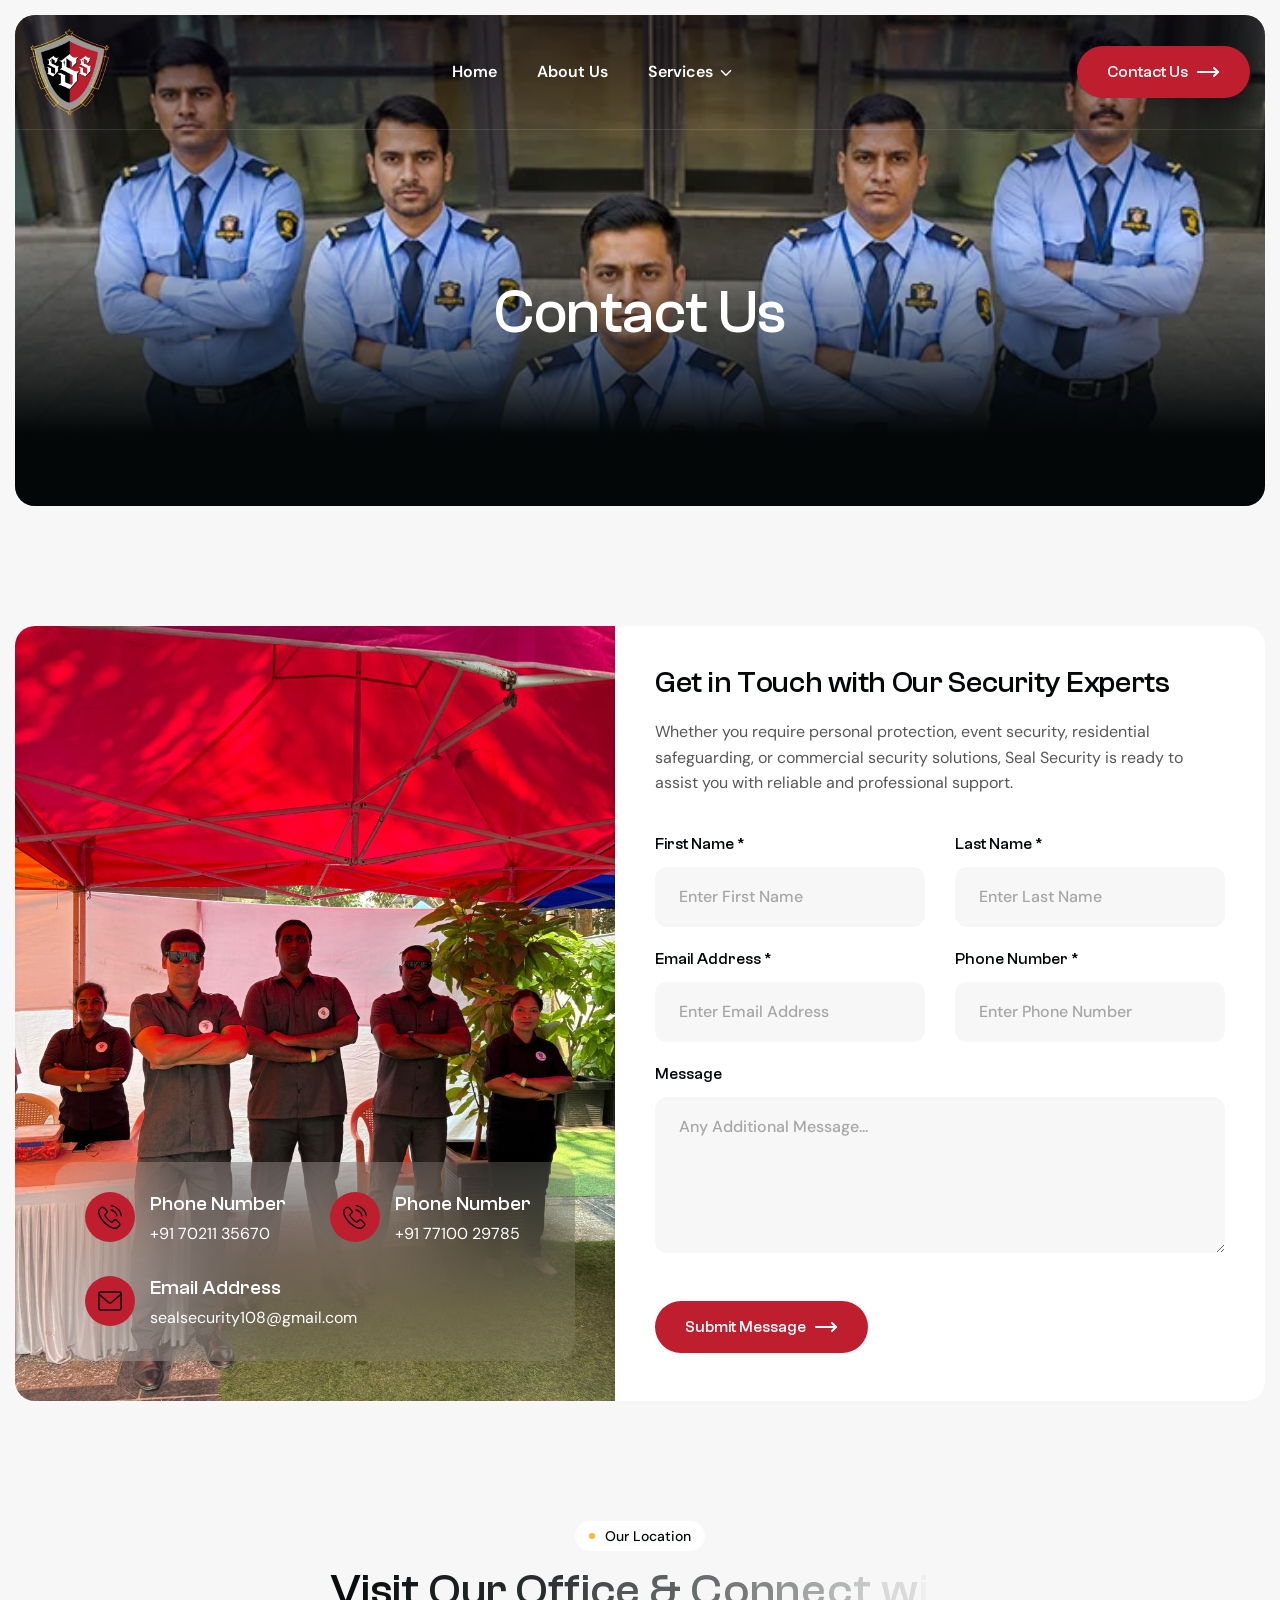
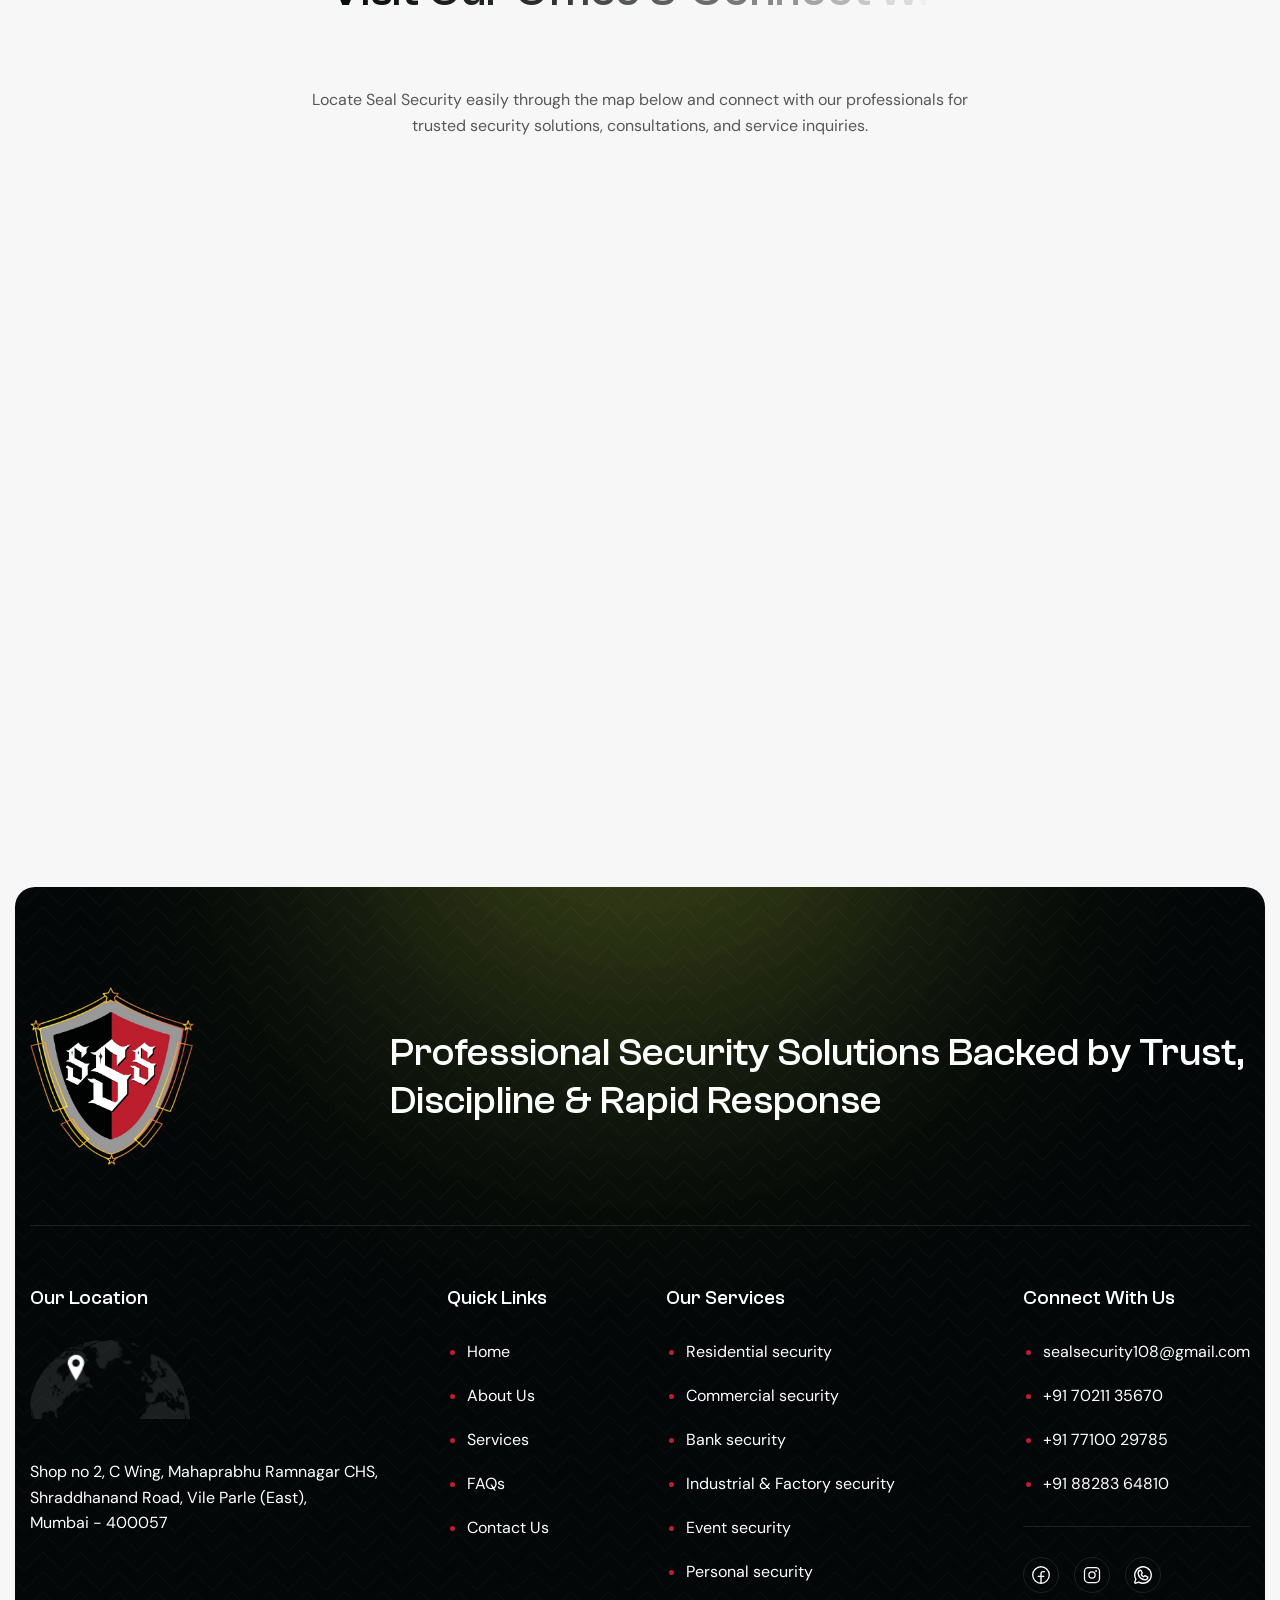
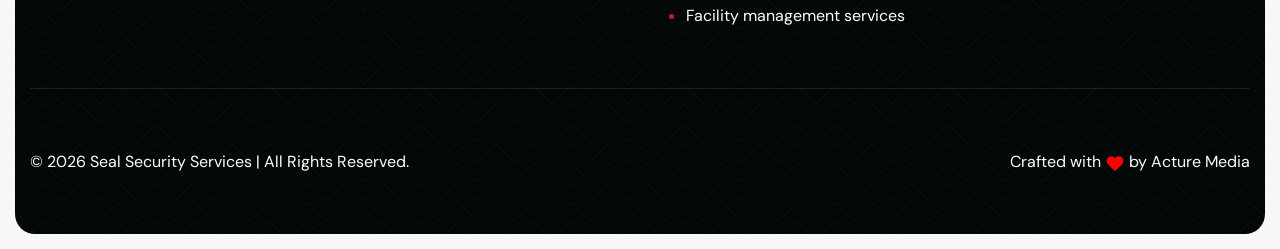
<file: contact.html>
<!DOCTYPE html>
<html lang="zxx">

<head>
    <!-- Meta -->
    <meta charset="utf-8">
    <meta http-equiv="X-UA-Compatible" content="IE=edge">
    <meta name="viewport" content="width=device-width, initial-scale=1.0, maximum-scale=1">
    <meta name="title" content="Contact Us | Seal Security">
    <meta name="description"
        content="Contact Seal Security for professional security services and trained security guards. Speak with our team for a customised security solution.">
    <meta name="keywords" content="Contact Seal Security, security services, security guards">
    <meta name="author" content="Acture media">
    <!-- Page Title -->
    <title>Contact Us | Seal Security</title>

    <!-- Google Fonts Css-->
    <link rel="preconnect" href="https://fonts.googleapis.com/">
    <link rel="preconnect" href="https://fonts.gstatic.com/" crossorigin>
    <link
        href="https://fonts.googleapis.com/css2?family=DM+Sans:ital,opsz,wght@0,9..40,100..1000;1,9..40,100..1000&amp;display=swap"
        rel="stylesheet">
    <!-- Custom Fonts Css-->
    <link href="css/fonts.css" rel="stylesheet" media="screen">
    <!-- Bootstrap Css -->
    <link href="css/bootstrap.min.css" rel="stylesheet" media="screen">
    <!-- SlickNav Css -->
    <link href="css/slicknav.min.css" rel="stylesheet">
    <!-- Swiper Css -->
    <link rel="stylesheet" href="css/swiper-bundle.min.css">
    <!-- Font Awesome Icon Css-->
    <link href="css/all.min.css" rel="stylesheet" media="screen">
    <!-- Animated Css -->
    <link href="css/animate.css" rel="stylesheet">
    <!-- Magnific Popup Core Css File -->
    <link rel="stylesheet" href="css/magnific-popup.css">
    <!-- Mouse Cursor Css File -->
    <link rel="stylesheet" href="css/mousecursor.css">
    <!-- Main Custom Css -->
    <link href="css/custom.css" rel="stylesheet" media="screen">
</head>

<body>

    <!-- Preloader Start -->
    <div class="preloader">
        <div class="loading-container">
            <div class="loading"></div>
            <div id="loading-icon"><img src="images/custom/logo-dark.png" alt=""></div>
        </div>
    </div>
    <!-- Preloader End -->

    <!-- Header Start -->
    <header class="main-header">
        <div class="header-sticky">
            <nav class="navbar navbar-expand-lg">
                <div class="container">
                    <!-- Logo Start -->
                    <a class="navbar-brand logo-header" href="index.html">
                        <img src="images/custom/logo-dark.png" alt="Logo" class="w-100">
                    </a>
                    <!-- Logo End -->

                    <!-- Main Menu Start -->
                    <div class="collapse navbar-collapse main-menu">
                        <div class="nav-menu-wrapper">
                            <ul class="navbar-nav mr-auto" id="menu">
                                <li class="nav-item"><a class="nav-link" href="./index.html">Home</a>
                                </li>
                                <li class="nav-item"><a class="nav-link" href="./about.html">About Us</a>
                                </li>

                                <li class="nav-item submenu"><a class="nav-link" href="#">Services
                                        <svg xmlns="http://www.w3.org/2000/svg" width="18" height="18"
                                            viewBox="0 0 24 24" fill="none" stroke="currentColor" stroke-width="2"
                                            stroke-linecap="round" stroke-linejoin="round"
                                            class="lucide lucide-chevron-down-icon lucide-chevron-down">
                                            <path d="m6 9 6 6 6-6" />
                                        </svg>
                                    </a>
                                    <ul>
                                        <li class="nav-item"><a class="nav-link"
                                                href="./services.html#personalSecurity">Personal
                                                security</a>
                                        </li>
                                        <li class="nav-item"><a class="nav-link"
                                                href="./services.html#residentialSecurity">Residential
                                                security</a>
                                        </li>
                                        <li class="nav-item"><a class="nav-link"
                                                href="./services.html#commercialSecurity">Commercial
                                                security</a>
                                        </li>
                                        <li class="nav-item"><a class="nav-link"
                                                href="./services.html#bankSecurity">Bank
                                                security</a>
                                        </li>
                                        <li class="nav-item"><a class="nav-link"
                                                href="./services.html#industrialSecurity">Industrial &
                                                Factory security</a>
                                        </li>
                                        <li class="nav-item"><a class="nav-link"
                                                href="./services.html#eventSecurity">Event
                                                security</a>
                                        </li>
                                        <li class="nav-item"><a class="nav-link"
                                                href="./services.html#managementServices">Facility
                                                management services</a>
                                        </li>
                                    </ul>
                                </li>
                            </ul>
                        </div>

                        <!-- Header Btn Start -->
                        <div class="header-btn">
                            <a href="./contact.html"
                                class="btn-default btn-highlighted d-flex align-items-center gap-2">Contact Us
                                <svg xmlns="http://www.w3.org/2000/svg" width="24" height="24" viewBox="0 0 24 24"
                                    fill="none" stroke="currentColor" stroke-width="2" stroke-linecap="round"
                                    stroke-linejoin="round" class="lucide lucide-move-right-icon lucide-move-right">
                                    <path d="M18 8L22 12L18 16" />
                                    <path d="M2 12H22" />
                                </svg>
                            </a>
                        </div>
                        <!-- Header Btn End -->
                    </div>
                    <!-- Main Menu End -->
                    <div class="navbar-toggle"></div>
                </div>
            </nav>
            <div class="responsive-menu"></div>
        </div>
    </header>
    <!-- Header End -->

    <!-- Page Header Section Start -->
    <div class="page-header page-header-3 bg-section dark-section parallaxie">
        <div class="container">
            <div class="row">
                <div class="col-lg-12">
                    <!-- Page Header Box Start -->
                    <div class="page-header-box">
                        <h1 class="text-anime-style-3" data-cursor="-opaque">Contact Us</h1>
                    </div>
                    <!-- Page Header Box End -->
                </div>
            </div>
        </div>
    </div>
    <!-- Page Header Section End -->

    <!-- Page Contact Us Start -->
    <div class="page-contact-us">
        <div class="container">
            <div class="row">
                <div class="col-xl-12">
                    <!-- Contact Image Form Box Start -->
                    <div class="contact-image-form-box">
                        <div class="contact-image-box">
                            <!-- Contact Us Image Start -->
                            <div class="contact-us-image">
                                <figure>
                                    <img src="images/custom/org/IMG_0858.JPG.jpeg" alt="">
                                </figure>
                            </div>
                            <!-- Contact Us Image End -->

                            <!-- Contact Info Items List Start -->
                            <div class="contact-info-items-list wow fadeInUp">
                                <!-- Conatct Info Item Start -->
                                <div class="contact-info-item">
                                    <div class="icon-box">
                                        <img src="images/icon-phone-primary.svg" alt="">
                                    </div>
                                    <div class="contact-info-item-content">
                                        <h2>Phone Number</h2>
                                        <p><a href="tel:+917021135670">+91 70211 35670</a></p>
                                    </div>
                                </div>
                                <div class="contact-info-item">
                                    <div class="icon-box">
                                        <img src="images/icon-phone-primary.svg" alt="">
                                    </div>
                                    <div class="contact-info-item-content">
                                        <h2>Phone Number</h2>
                                        <p><a href="tel:+917710029785">+91 77100 29785</a></p>
                                    </div>
                                </div>
                                <!-- Conatct Info Item End -->

                                <!-- Conatct Info Item Start -->
                                <div class="contact-info-item">
                                    <div class="icon-box">
                                        <img src="images/icon-mail-primary.svg" alt="">
                                    </div>
                                    <div class="contact-info-item-content">
                                        <h2>Email Address</h2>
                                        <p><a href="mailto:sealsecurity108@gmail.com">sealsecurity108@gmail.com</a></p>
                                    </div>
                                </div>
                                <!-- Conatct Info Item End -->
                            </div>
                            <!-- Contact Info Items List End -->
                        </div>

                        <!-- Contact Form Start -->
                        <div class="contact-form">
                            <!-- Section Title Start -->
                            <div class="section-title">
                                <h2 class="text-anime-style-3" data-cursor="-opaque">Get in Touch with Our Security
                                    Experts</h2>
                                <p class="wow fadeInUp" data-wow-delay="0.2s">Whether you require personal protection,
                                    event security, residential safeguarding, or commercial security solutions, Seal
                                    Security is ready to assist you with reliable and professional support.</p>
                            </div>
                            <!-- Section Title End -->

                            <!-- Contact Form Start -->
                            <form id="contactForm" action="#" method="POST" data-toggle="validator" class="wow fadeInUp"
                                data-wow-delay="0.4s">
                                <div class="row">
                                    <div class="form-group col-md-6 mb-4">
                                        <label>First Name *</label>
                                        <input type="text" name="fname" class="form-control" id="fname"
                                            placeholder="Enter First Name" required>
                                        <div class="help-block with-errors"></div>
                                    </div>

                                    <div class="form-group col-md-6 mb-4">
                                        <label>Last Name *</label>
                                        <input type="text" name="lname" class="form-control" id="lname"
                                            placeholder="Enter Last Name" required>
                                        <div class="help-block with-errors"></div>
                                    </div>

                                    <div class="form-group col-md-6 mb-4">
                                        <label>Email Address *</label>
                                        <input type="email" name="email" class="form-control" id="email"
                                            placeholder="Enter Email Address" required>
                                        <div class="help-block with-errors"></div>
                                    </div>

                                    <div class="form-group col-md-6 mb-4">
                                        <label>Phone Number *</label>
                                        <input type="text" name="phone" class="form-control" id="phone"
                                            placeholder="Enter Phone Number" required>
                                        <div class="help-block with-errors"></div>
                                    </div>

                                    <div class="form-group col-md-12 mb-5">
                                        <label>Message</label>
                                        <textarea name="message" class="form-control" id="message" rows="5"
                                            placeholder="Any Additional Message..."></textarea>
                                        <div class="help-block with-errors"></div>
                                    </div>

                                    <div class="col-md-12">
                                        <button type="submit" class="btn-default d-flex align-items-center gap-2">Submit
                                            Message
                                            <svg xmlns="http://www.w3.org/2000/svg" width="24" height="24"
                                                viewBox="0 0 24 24" fill="none" stroke="currentColor" stroke-width="2"
                                                stroke-linecap="round" stroke-linejoin="round"
                                                class="lucide lucide-move-right-icon lucide-move-right">
                                                <path d="M18 8L22 12L18 16"></path>
                                                <path d="M2 12H22"></path>
                                            </svg>
                                        </button>
                                        <div id="msgSubmit" class="h3 hidden"></div>
                                    </div>
                                </div>
                            </form>
                            <!-- Contact Form End -->
                        </div>
                        <!-- Contact Form End -->
                    </div>
                    <!-- Contact Image Form Box End -->
                </div>
            </div>
        </div>
    </div>
    <!-- Page Contact Us End -->

    <!-- Google Map Start -->
    <div class="google-map pb-3">
        <div class="container-fluid">
            <div class="row section-row">
                <div class="col-lg-12">
                    <!-- Section Title Start -->
                    <div class="section-title section-title-center">
                        <span class="section-sub-title wow fadeInUp">Our Location</span>
                        <h2 class="text-anime-style-2" data-cursor="-opaque">Visit Our Office & Connect with Our Team
                        </h2>
                        <p class="wow fadeInUp" data-wow-delay="0.2s">Locate Seal Security easily through the map below
                            and connect with our professionals for trusted security solutions, consultations, and
                            service inquiries.</p>
                    </div>
                    <!-- Section Title End -->
                </div>
            </div>

            <div class="row">
                <div class="col-lg-12">
                    <!-- Google Map Start -->
                    <div class="google-map-iframe wow fadeInUp" data-wow-delay="0.4s">
                        <iframe
                            src="https://www.google.com/maps/embed?pb=!1m17!1m12!1m3!1d3770.329427305375!2d72.84418867520586!3d19.093198782114907!2m3!1f0!2f0!3f0!3m2!1i1024!2i768!4f13.1!3m2!1m1!2zMTnCsDA1JzM1LjUiTiA3MsKwNTAnNDguNCJF!5e0!3m2!1sen!2sin!4v1782804272136!5m2!1sen!2sin"
                            width="600" height="450" style="border:0;" allowfullscreen="" loading="lazy"
                            referrerpolicy="strict-origin-when-cross-origin"></iframe>
                    </div>
                    <!-- Google Map End -->
                </div>
            </div>
        </div>
    </div>
    <!-- Google Map End -->

    <!-- Main Footer Start -->
    <footer class="main-footer bg-section dark-section">
        <div class="container">
            <div class="row">
                <div class="col-lg-12">
                    <!-- Footer Header Start -->
                    <div class="footer-header">
                        <!-- Footer Logo Start -->
                        <div class="footer-logo">
                            <img src="images/custom/logo-dark.png" alt="">
                        </div>
                        <!-- Footer Logo End -->

                        <!-- Section Title Start -->
                        <div class="section-title">
                            <h2 data-cursor="-opaque">Professional Security Solutions Backed by Trust, Discipline &
                                Rapid Response</h2>
                        </div>
                        <!-- Section Title End -->
                    </div>
                    <!-- Footer Header End -->
                </div>

                <div class="col-xl-4">
                    <!-- About Footer Start -->
                    <div class="about-footer">
                        <div class="about-footer-content">
                            <h2>Our Location</h2>
                        </div>
                        <div class="about-footer-item">
                            <div class="about-footer-item-image">
                                <figure>
                                    <img src="images/custom/footer-location-map.png" alt="">
                                </figure>
                            </div>
                            <div class="about-footer-item-content">
                                <p>Shop no 2, C Wing, Mahaprabhu Ramnagar CHS,
                                    Shraddhanand Road, Vile Parle (East), <br>
                                    Mumbai - 400057</p>
                            </div>
                        </div>
                    </div>
                    <!-- About Footer End -->
                </div>

                <div class="col-xl-8">
                    <!-- Footer Links Box Start -->
                    <div class="footer-links-box">
                        <!-- Footer Links Start -->
                        <div class="footer-links">
                            <h2>Quick Links</h2>
                            <ul>
                                <li><a href="./index.html">Home</a></li>
                                <li><a href="./about.html">About Us</a></li>
                                <li><a href="./services.html">Services</a></li>
                                <li><a href="./index.html#faqs">FAQs</a></li>
                                <li><a href="./contact.html">Contact Us</a></li>
                            </ul>
                        </div>
                        <!-- Footer Links End -->

                        <!-- Footer Links Start -->
                        <div class="footer-links">
                            <h2>Our Services</h2>
                            <ul>
                                <li><a href="./services.html#residentialSecurity">Residential security</a></li>
                                <li><a href="./services.html#commercialSecurity">Commercial security</a></li>
                                <li><a href="./services.html#bankSecurity">Bank security</a></li>
                                <li><a href="./services.html#industrialSecurity">Industrial & Factory security</a></li>
                                <li><a href="./services.html#eventSecurity">Event security</a></li>
                                <li><a href="./services.html#personalSecurity">Personal security</a></li>
                                <li><a href="./services.html#managementServices">Facility management services</a></li>
                            </ul>
                        </div>
                        <!-- Footer Links End -->

                        <!-- Footer Links Start -->
                        <div class="footer-links footer-working-hour-box">
                            <div class="footer-contact-content">
                                <h2>Connect With Us</h2>
                                <ul>
                                    <li><a href="mailto:sealsecurity108@gmail.com">sealsecurity108@gmail.com</a></li>
                                    <li><a href="tel:+917021135670">+91 70211 35670</a></li>
                                    <li><a href="tel:+917710029785">+91 77100 29785</a></li>
                                    <li><a href="tel:+918828364810">+91 88283 64810</a></li>
                                </ul>
                            </div>

                            <!-- Footer Social Links Start -->
                            <div class="footer-social-links">
                                <ul>
                                    <li><a href="https://www.facebook.com/people/Seal-security/100063812327867/?mibextid=wwXIfr&rdid=GXIa0FLTTYWKJdih&share_url=https%3A%2F%2Fwww.facebook.com%2Fshare%2F1Hru2nVngd%2F%3Fmibextid%3DwwXIfr"
                                            target="_blank">
                                            <svg xmlns="http://www.w3.org/2000/svg" width="22" height="22" fill="#fff"
                                                viewBox="0 0 256 256">
                                                <path
                                                    d="M128,24A104,104,0,1,0,232,128,104.11,104.11,0,0,0,128,24Zm8,191.63V152h24a8,8,0,0,0,0-16H136V112a16,16,0,0,1,16-16h16a8,8,0,0,0,0-16H152a32,32,0,0,0-32,32v24H96a8,8,0,0,0,0,16h24v63.63a88,88,0,1,1,16,0Z">
                                                </path>
                                            </svg>
                                        </a></li>
                                    <li><a href="https://www.instagram.com/sealsecurity?igsh=MXZzM3BjMmc4eWQ3Zw%3D%3D"
                                            target="_blank">
                                            <svg xmlns="http://www.w3.org/2000/svg" width="20" height="20" fill="#fff"
                                                viewBox="0 0 256 256">
                                                <path
                                                    d="M128,80a48,48,0,1,0,48,48A48.05,48.05,0,0,0,128,80Zm0,80a32,32,0,1,1,32-32A32,32,0,0,1,128,160ZM176,24H80A56.06,56.06,0,0,0,24,80v96a56.06,56.06,0,0,0,56,56h96a56.06,56.06,0,0,0,56-56V80A56.06,56.06,0,0,0,176,24Zm40,152a40,40,0,0,1-40,40H80a40,40,0,0,1-40-40V80A40,40,0,0,1,80,40h96a40,40,0,0,1,40,40ZM192,76a12,12,0,1,1-12-12A12,12,0,0,1,192,76Z">
                                                </path>
                                            </svg>
                                        </a></li>
                                    <li>
                                        <a href="https://wa.me/+917021135670" target="_blank"><svg
                                                xmlns="http://www.w3.org/2000/svg" width="22" height="22" fill="#fff"
                                                viewBox="0 0 256 256">
                                                <path
                                                    d="M187.58,144.84l-32-16a8,8,0,0,0-8,.5l-14.69,9.8a40.55,40.55,0,0,1-16-16l9.8-14.69a8,8,0,0,0,.5-8l-16-32A8,8,0,0,0,104,64a40,40,0,0,0-40,40,88.1,88.1,0,0,0,88,88,40,40,0,0,0,40-40A8,8,0,0,0,187.58,144.84ZM152,176a72.08,72.08,0,0,1-72-72A24,24,0,0,1,99.29,80.46l11.48,23L101,118a8,8,0,0,0-.73,7.51,56.47,56.47,0,0,0,30.15,30.15A8,8,0,0,0,138,155l14.61-9.74,23,11.48A24,24,0,0,1,152,176ZM128,24A104,104,0,0,0,36.18,176.88L24.83,210.93a16,16,0,0,0,20.24,20.24l34.05-11.35A104,104,0,1,0,128,24Zm0,192a87.87,87.87,0,0,1-44.06-11.81,8,8,0,0,0-6.54-.67L40,216,52.47,178.6a8,8,0,0,0-.66-6.54A88,88,0,1,1,128,216Z">
                                                </path>
                                            </svg></a>
                                    </li>
                                </ul>
                            </div>
                            <!-- Footer Social Links End -->
                        </div>
                        <!-- Footer Links End -->
                    </div>
                    <!-- Footer Links Box End -->
                </div>

                <div class="col-lg-12">
                    <!-- Footer Copyright Text Start -->
                    <div class="footer-copyright-text d-flex align-items-center justify-content-between">
                        <p>© 2026 Seal Security Services | All Rights Reserved.</p>
                        <p>Crafted with <svg xmlns="http://www.w3.org/2000/svg" width="20" height="20"
                                viewBox="0 0 24 24" fill="#ff0000" stroke="currentColor" stroke-width="0"
                                stroke-linecap="round" stroke-linejoin="round"
                                class="lucide lucide-heart-icon lucide-heart">
                                <path
                                    d="M2 9.5a5.5 5.5 0 0 1 9.591-3.676.56.56 0 0 0 .818 0A5.49 5.49 0 0 1 22 9.5c0 2.29-1.5 4-3 5.5l-5.492 5.313a2 2 0 0 1-3 .019L5 15c-1.5-1.5-3-3.2-3-5.5" />
                            </svg> by <a href="https://acturemedia.com" class="text-decoration-none text-white"
                                target="_blank"> Acture Media</a> </p>
                    </div>
                    <!-- Footer Copyright Text End -->
                </div>
            </div>
        </div>
    </footer>
    <!-- Main Footer End -->

    <!-- Jquery Library File -->
    <script src="js/jquery-3.7.1.min.js"></script>
    <!-- Circle Progress Js File -->
    <script src="js/circle-progress.min.js"></script>
    <!-- Bootstrap js file -->
    <script src="js/bootstrap.min.js"></script>
    <!-- Validator js file -->
    <script src="js/validator.min.js"></script>
    <!-- SlickNav js file -->
    <script src="js/jquery.slicknav.js"></script>
    <!-- Swiper js file -->
    <script src="js/swiper-bundle.min.js"></script>
    <!-- Counter js file -->
    <script src="js/jquery.waypoints.min.js"></script>
    <script src="js/jquery.counterup.min.js"></script>
    <!-- Magnific js file -->
    <script src="js/jquery.magnific-popup.min.js"></script>
    <!-- SmoothScroll -->
    <script src="js/SmoothScroll.js"></script>
    <!-- Parallax js -->
    <script src="js/parallaxie.js"></script>
    <!-- MagicCursor js file -->
    <script src="js/gsap.min.js"></script>
    <script src="js/magiccursor.js"></script>
    <!-- Text Effect js file -->
    <script src="js/SplitText.min.js"></script>
    <script src="js/ScrollTrigger.min.js"></script>
    <!-- YTPlayer js File -->
    <script src="js/jquery.mb.YTPlayer.min.js"></script>
    <!-- Wow js file -->
    <script src="js/wow.min.js"></script>
    <!-- Main Custom js file -->
    <script src="js/function.js"></script>
</body>

</html>
</file>
<file: css/fonts.css>
/**
* @license
*
* Font Family: Clash Grotesk
* Designed by: Indian Type Foundry
* URL: https://www.fontshare.com/fonts/clash-grotesk
* © 2026 Indian Type Foundry
*
* Clash Grotesk Extralight 
* Clash Grotesk Light 
* Clash Grotesk Regular 
* Clash Grotesk Medium 
* Clash Grotesk Semibold 
* Clash Grotesk Bold 
* Clash Grotesk Variable (Variable font)

*
*/
@font-face {
  font-family: 'ClashGrotesk-Extralight';
  src: url('../fonts/ClashGrotesk-Extralight.woff2') format('woff2'),
       url('../fonts/ClashGrotesk-Extralight.woff') format('woff'),
       url('../fonts/ClashGrotesk-Extralight.ttf') format('truetype');
  font-weight: 200;
  font-display: swap;
  font-style: normal;
}
@font-face {
  font-family: 'ClashGrotesk-Light';
  src: url('../fonts/ClashGrotesk-Light.woff2') format('woff2'),
       url('../fonts/ClashGrotesk-Light.woff') format('woff'),
       url('../fonts/ClashGrotesk-Light.ttf') format('truetype');
  font-weight: 300;
  font-display: swap;
  font-style: normal;
}
@font-face {
  font-family: 'ClashGrotesk-Regular';
  src: url('../fonts/ClashGrotesk-Regular.woff2') format('woff2'),
       url('../fonts/ClashGrotesk-Regular.woff') format('woff'),
       url('../fonts/ClashGrotesk-Regular.ttf') format('truetype');
  font-weight: 400;
  font-display: swap;
  font-style: normal;
}
@font-face {
  font-family: 'ClashGrotesk-Medium';
  src: url('../fonts/ClashGrotesk-Medium.woff2') format('woff2'),
       url('../fonts/ClashGrotesk-Medium.woff') format('woff'),
       url('../fonts/ClashGrotesk-Medium.ttf') format('truetype');
  font-weight: 500;
  font-display: swap;
  font-style: normal;
}
@font-face {
  font-family: 'ClashGrotesk-Semibold';
  src: url('../fonts/ClashGrotesk-Semibold.woff2') format('woff2'),
       url('../fonts/ClashGrotesk-Semibold.woff') format('woff'),
       url('../fonts/ClashGrotesk-Semibold.ttf') format('truetype');
  font-weight: 600;
  font-display: swap;
  font-style: normal;
}
@font-face {
  font-family: 'ClashGrotesk-Bold';
  src: url('../fonts/ClashGrotesk-Bold.woff2') format('woff2'),
       url('../fonts/ClashGrotesk-Bold.woff') format('woff'),
       url('../fonts/ClashGrotesk-Bold.ttf') format('truetype');
  font-weight: 700;
  font-display: swap;
  font-style: normal;
}
/**
* This is a variable font
* You can control variable axes as shown below:
* font-variation-settings: wght 700.0;
*
* available axes:
'wght' (range from 200.0 to 700.0
*/
@font-face {
  font-family: 'ClashGrotesk-Variable';
  src: url('../fonts/ClashGrotesk-Variable.woff2') format('woff2'),
       url('../fonts/ClashGrotesk-Variable.woff') format('woff'),
       url('../fonts/ClashGrotesk-Variable.ttf') format('truetype');
  font-weight: 200 700;
  font-display: swap;
  font-style: normal;
}
</file>
<file: css/custom.css>
/* INDEX
----------------------------------------------------------------------------------------
01. Global Variables
02. General css
03. Header css
04. Hero css
05. About Us css
06. Our programs css
07. Why Choose Us css
08. Intro Video css
09. Our Features css
10. How It Works css
11. Our Trainers css
12. Our Pricing css
13. Our FAQs css
14. Our Testimonials css
15. Our Blog css
16. Footer css
17. About Us Page css
18. programs Page css
19. program Single css
20. Blog Archive css
21. Blog Single css
22. Trainers Page css
23. Trainer Single css
24. Pricing Page css
25. Testimonials Page css
26. Image Gallery css
27. Video Gallery css
28. FAQ's Page css
29. Contact Us Page css
30.	404 Error Page css
31. Responsive css
32. Home - Version 2 css
33. Home - Version 3 css
-------------------------------------------------------------------------------------- */

/************************************/
/*** 	 01. Global Variables	  ***/
/************************************/

:root {
	--primary-color: #030708;
	--secondary-color: #FFFFFF;
	--bg-color: #F7F7F7;
	--text-color: #575757;
	--accent-color: #BF1E2F;
	--white-color: #FFFFFF;
	--divider-color: #08051714;
	--dark-divider-color: #FFFFFF1A;
	--error-color: rgb(230, 87, 87);
	--default-font: "DM Sans", sans-serif;
	--accent-font: 'ClashGrotesk-Variable';
}

/************************************/
/*** 	   02. General css		  ***/
/************************************/

html,
body {
	width: 100%;
	overflow-x: clip;
}

body {
	font-family: var(--default-font);
	font-size: 16px;
	font-weight: 400;
	line-height: 1em;
	color: var(--text-color);
	background: var(--bg-color);
}

::-webkit-scrollbar-track {
	background-color: var(--primary-color);
	border-left: 1px solid var(--primary-color);
}

::-webkit-scrollbar {
	width: 7px;
	background-color: var(--accent-color);
}

::-webkit-scrollbar-thumb {
	background: var(--accent-color);
}

::selection {
	color: var(--primary-color);
	background-color: var(--accent-color);
	filter: invert(1);
}

p {
	line-height: 1.6em;
	margin-bottom: 1.5em;
}

h1,
h2,
h3,
h4,
h5,
h6 {
	font-family: var(--accent-font);
	font-weight: 500;
	line-height: 1.2em;
	color: var(--primary-color);
	margin: 0;
}

figure {
	margin: 0;
}

img {
	max-width: 100%;
}

a {
	text-decoration: none;
}

a:hover {
	text-decoration: none;
	outline: 0;
}

a:focus {
	text-decoration: none;
	outline: 0;
}

.container {
	max-width: 1300px;
}

.container,
.container-fluid,
.container-lg,
.container-md,
.container-sm,
.container-xl,
.container-xxl {
	padding-right: 15px;
	padding-left: 15px;
}

.image-anime {
	position: relative;
	overflow: hidden;
}

.image-anime:after {
	content: "";
	position: absolute;
	width: 200%;
	height: 0%;
	left: 50%;
	top: 50%;
	background-color: rgba(255, 255, 255, .3);
	transform: translate(-50%, -50%) rotate(-45deg);
	z-index: 1;
}

.image-anime:hover:after {
	height: 250%;
	transition: all 600ms linear;
	background-color: transparent;
}

.reveal {
	position: relative;
	display: -webkit-inline-box;
	display: -ms-inline-flexbox;
	display: inline-flex;
	visibility: hidden;
	overflow: hidden;
}

.reveal img {
	height: 100%;
	width: 100%;
	-o-object-fit: cover;
	object-fit: cover;
	-webkit-transform-origin: left;
	transform-origin: left;
}

.row {
	margin-right: -15px;
	margin-left: -15px;
}

.row>* {
	padding-right: 15px;
	padding-left: 15px;
}

.row.no-gutters {
	margin-right: 0px;
	margin-left: 0px;
}

.row.no-gutters>* {
	padding-right: 0px;
	padding-left: 0px;
}

.btn-default {
	position: relative;
	display: inline-block;
	background: var(--accent-color);
	border-radius: 60px;
	font-family: var(--accent-font);
	font-size: 16px;
	font-weight: 500;
	line-height: 1em;
	text-transform: capitalize;
	color: #fff;
	padding: 14px 30px;
	border: none;
	overflow: hidden;
	outline: none;
	transition: all 0.5s ease-in-out;
	z-index: 0;
}

.btn-default:hover {
	color: var(--white-color);
}

/* .btn-default::before{
	content: '';
	position: absolute;
	top: 50%;
    right: 24px;
	width: 24px;
	height: 24px;
	background-image: url('../images/arrow-primary.svg');
	background-repeat: no-repeat;
    background-position: center center;
    background-size: cover;
	transform: translateY(-50%);
	transition: all 0.4s ease-in-out;
	z-index: 1;
}

.btn-default:hover:before{
	transform: translateY(-50%) rotate(45deg);
	filter: brightness(0) invert(1);
}  */

.btn-default::after {
	content: '';
	position: absolute;
	top: 0;
	right: 0;
	bottom: 0;
	background-color: var(--primary-color);
	border-radius: 100px;
	width: 0;
	height: 100%;
	transition: all 0.4s ease-in-out;
	z-index: -1;
}

.btn-default:hover::after {
	width: 100%;
	left: 0;
	right: auto;
}

.btn-default.btn-highlighted:hover {
	color: var(--primary-color);
}

.btn-default.btn-highlighted:hover:before {
	filter: none;
}

.btn-default.btn-highlighted:after {
	background-color: var(--white-color);
}

.readmore-btn {
	position: relative;
	display: inline-block;
	color: var(--primary-color);
	font-weight: 500;
	line-height: normal;
	text-transform: capitalize;
	padding: 5px 40px 5px 0;
}

.readmore-btn::before {
	content: '';
	position: absolute;
	top: 50%;
	right: 0;
	width: 30px;
	height: 30px;
	background: var(--accent-color);
	border-radius: 50%;
	transform: translateY(-50%);
	background-image: url('../images/custom/move-up-right.png');
	background-repeat: no-repeat;
	background-position: center center;
	background-size: 16px auto;
	transition: all 0.4s ease-in-out;
}

.readmore-btn:hover::before {
	transform: translateY(-50%) rotate(45deg);
}

.cb-cursor:before {
	background: var(--accent-color);
}

.preloader {
	position: fixed;
	top: 0;
	left: 0;
	right: 0;
	bottom: 0;
	z-index: 1000;
	background: var(--primary-color);
	display: flex;
	align-items: center;
	justify-content: center;
}

.loading-container,
.loading {
	height: 100px;
	position: relative;
	width: 100px;
	border-radius: 100%;
}

.loading-container {
	margin: 40px auto;
}

.loading {
	border: 1px solid transparent;
	border-color: transparent var(--white-color) transparent var(--white-color);
	animation: rotate-loading 1.5s linear 0s infinite normal;
	transform-origin: 50% 50%;
}

.loading-container:hover .loading,
.loading-container .loading {
	transition: all 0.5s ease-in-out;
}

#loading-icon {
	position: absolute;
	top: 50%;
	left: 50%;
	max-width: 66px;
	transform: translate(-50%, -50%);
}

@keyframes rotate-loading {
	0% {
		transform: rotate(0deg);
	}

	100% {
		transform: rotate(360deg);
	}
}

.bg-section {
	width: 100%;
	max-width: 1820px;
	background-color: var(--secondary-color);
	border-radius: 20px;
	margin: 0 auto;
}

.bg-section .container-fluid {
	padding: 0;
}

.dark-section {
	background-color: var(--primary-color);
	background-image: url('../images/dark-section-bg-image.png');
	background-repeat: no-repeat;
	background-position: top center;
	background-size: cover;
}

.section-row {
	margin-bottom: 80px;
}

.section-row .section-title {
	margin-bottom: 0;
}

.section-row .section-title.section-title-center {
	width: 100%;
	max-width: 700px;
	margin: 0 auto;
	text-align: center;
}

.section-btn {
	text-align: right;
}

.section-content-btn .section-btn {
	margin-top: 30px;
	text-align: left;
}

.section-title-content p {
	margin-bottom: 20px;
}

.section-title-content p:last-child {
	margin-bottom: 0;
}

.section-title {
	margin-bottom: 40px;
}

.section-title .section-sub-title {
	position: relative;
	display: inline-block;
	font-size: 14px;
	font-weight: 500;
	text-transform: capitalize;
	line-height: normal;
	color: var(--primary-color);
	background-color: var(--secondary-color);
	border-radius: 40px;
	padding: 6px 14px 6px 30px;
	margin-bottom: 15px;
}

.section-title .section-sub-title::before {
	content: '';
	position: absolute;
	left: 14px;
	top: 50%;
	transform: translateY(-50%);
	background: #F8BC29;
	border-radius: 50%;
	width: 6px;
	height: 6px;
}

.section-title h1 {
	font-size: 60px;
	font-weight: 500;
	line-height: 1.1em;
	letter-spacing: -0.01em;
	margin-bottom: 0;
	cursor: none;
}

.section-title h2 {
	font-size: 46px;
	font-weight: 500;
	line-height: 1.1em;
	letter-spacing: -0.01em;
	margin-bottom: 0;
	cursor: none;
}

.section-title p {
	margin-top: 20px;
	margin-bottom: 0;
}

.bg-section .section-title .section-sub-title {
	background: var(--bg-color);
}

.dark-section .section-title .section-sub-title {
	background: var(--dark-divider-color);
	backdrop-filter: blur(30px);
	-webkit-backdrop-filter: blur(30px);
}

.dark-section .section-title .section-sub-title,
.dark-section .section-title h1,
.dark-section .section-title h2,
.dark-section .section-title p,
.dark-section .section-title-content p {
	color: var(--white-color);
}

.help-block.with-errors ul {
	margin: 0;
	text-align: left;
}

.help-block.with-errors ul li {
	color: var(--error-color);
	font-weight: 500;
	font-size: 14px;
}

/************************************/
/**** 	    03. Header css		 ****/
/************************************/

header.main-header {
	position: absolute;
	top: 15px;
	left: 15px;
	right: 15px;
	z-index: 100;
}

header.main-header .header-sticky {
	position: relative;
	top: 0;
	left: 0;
	right: 0;
	border-bottom: 1px solid var(--dark-divider-color);
	border-radius: 0;
	z-index: 100;
}

header.main-header .header-sticky.hide {
	transform: translateY(-100%);
	transition: transform 0.3s ease-in-out;
}

header.main-header .header-sticky.active {
	position: fixed;
	top: 0;
	transform: translateY(0);
	background: var(--primary-color);
	border-bottom: 1px solid var(--dark-divider-color);
	border-radius: 0;
}

.navbar {
	padding: 14px 0;
	align-items: center;
}

.navbar-brand {
	padding: 0;
	margin: 0;
}

.main-menu .nav-menu-wrapper {
	flex: 1;
	text-align: center;
	margin: 0 1.042vw;
}

.main-menu .nav-menu-wrapper>ul {
	align-items: center;
	display: inline-flex;
}

.main-menu ul li {
	margin: 0 10px;
	position: relative;
}

.main-menu ul li a {
	font-size: 16px;
	font-weight: 600;
	line-height: 1.2em;
	padding: 12px 10px !important;
	color: var(--white-color);
	background: transparent;
	border-radius: 0px;
	text-transform: capitalize;
	transition: all 0.3s ease-in-out;
}

/* .main-menu ul li.submenu>a:after {
	content: '\f107';
	font-family: 'FontAwesome';
	font-weight: 900;
	font-size: 14px;
	margin-left: 8px;
} */

.main-menu ul li a:hover,
.main-menu ul li a:focus {
	color: var(--accent-color);
}

.main-menu ul ul {
	visibility: hidden;
	opacity: 0;
	transform: scale(1, 0.8);
	transform-origin: top;
	padding: 0;
	margin: 0;
	list-style: none;
	width: 235px;
	border-radius: 20px;
	position: absolute;
	left: 0;
	top: 100%;
	background: var(--accent-color);
	transition: all 0.3s ease-in-out;
	text-align: left;
}

.main-menu ul li.submenu:first-child ul {
	width: 235px;
}

.main-menu ul ul ul {
	left: 100%;
	top: 0;
	text-align: left;
}

.main-menu ul li:hover>ul {
	visibility: visible;
	opacity: 1;
	transform: scale(1, 1);
	padding: 5px 0;
}

.main-menu ul li.submenu ul li.submenu>a:after {
	content: '\f105';
	float: right;
}

.main-menu ul ul li {
	margin: 0;
	padding: 0;
}

.main-menu ul ul li a {
	/* color: var(--primary-color); */
	padding: 8px 20px !important;
	transition: all 0.3s ease-in-out;
}

.main-menu ul ul li a:hover,
.main-menu ul ul li a:focus {
	color: var(--white-color);
	background-color: transparent;
	padding: 8px 20px 8px 23px !important;
}

.main-menu ul li.highlighted-menu {
	display: none;
}

.responsive-menu,
.navbar-toggle {
	display: none;
}

.responsive-menu {
	position: relative;
	top: 0;
}

.slicknav_btn {
	background: var(--accent-color);
	padding: 0;
	display: flex;
	align-items: center;
	justify-content: center;
	width: 38px;
	height: 38px;
	margin: 0;
	border-radius: 6px;
}

.slicknav_icon .slicknav_icon-bar {
	display: block;
	width: 100%;
	height: 3px;
	width: 22px;
	background-color: var(--primary-color);
	border-radius: 6px;
	margin: 4px auto !important;
	transition: all 0.1s ease-in-out;
}

.slicknav_icon .slicknav_icon-bar:first-child {
	margin-top: 0 !important;
}

.slicknav_icon .slicknav_icon-bar:last-child {
	margin-bottom: 0 !important;
}

.navbar-toggle a.slicknav_btn.slicknav_open .slicknav_icon span.slicknav_icon-bar:nth-child(1) {
	transform: rotate(-45deg) translate(-5px, 5px);
}

.navbar-toggle a.slicknav_btn.slicknav_open .slicknav_icon span.slicknav_icon-bar:nth-child(2) {
	opacity: 0;
}

.navbar-toggle a.slicknav_btn.slicknav_open .slicknav_icon span.slicknav_icon-bar:nth-child(3) {
	transform: rotate(45deg) translate(-5px, -5px);
}

.slicknav_menu {
	position: absolute;
	width: 100%;
	padding: 0;
	background: var(--accent-color);
}

.slicknav_menu ul {
	margin: 5px 0;
}

.slicknav_menu ul ul {
	margin: 0;
}

.slicknav_nav .slicknav_row,
.slicknav_nav li a {
	position: relative;
	font-size: 16px;
	font-weight: 600;
	text-transform: capitalize;
	padding: 7px 20px;
	color: var(--primary-color);
	line-height: normal;
	margin: 0;
	border-radius: 0 !important;
	transition: all 0.3s ease-in-out;
}

.slicknav_nav a:hover,
.slicknav_nav a:focus,
.slicknav_nav .slicknav_row:hover {
	background-color: transparent;
	color: var(--white-color);
}

.slicknav_menu ul ul li a {
	padding: 7px 20px 7px 30px;
}

.slicknav_arrow {
	font-size: 0 !important;
}

.slicknav_arrow:after {
	content: '\f107';
	position: absolute;
	font-family: 'FontAwesome';
	font-weight: 900;
	font-size: 12px;
	margin-left: 8px;
	color: var(--primary-color);
	right: 15px;
	top: 50%;
	transform: translateY(-50%);
	transition: all 0.3s ease-out;
}

.slicknav_open>a .slicknav_arrow:after {
	transform: translateY(-50%) rotate(-180deg);
	color: var(--white-color);
}

/************************************/
/*** 	    04. Hero css	      ***/
/************************************/

.hero {
	position: relative;
	align-content: end;
	border-radius: 20px;
	height: 100vh;
	/* min-height: 800px; */
	padding: 220px 0 80px;
	margin: 15px 15px 0 15px;
	overflow: hidden;
}

.hero::before {
	content: '';
	position: absolute;
	top: 0;
	left: 0;
	right: 0;
	bottom: 0;
	background: linear-gradient(180deg, rgba(8, 5, 23, 0.50) 5%, transparent 45%, var(--primary-color) 85.39%);
	width: 100%;
	height: 100%;
	z-index: 1;
}

.hero .hero-bg-video {
	position: absolute;
	top: 0;
	right: 0;
	left: 0;
	bottom: 0;
	width: 100%;
	height: 100%;
}

.hero .hero-bg-video video {
	width: 100%;
	height: 100%;
	object-fit: cover;
}

.hero .container {
	position: relative;
	z-index: 2;
}

.hero-sub-heading {
	display: inline-flex;
	align-items: center;
	gap: 10px;
	background-color: var(--dark-divider-color);
	border-radius: 100px;
	backdrop-filter: blur(50px);
	-webkit-backdrop-filter: blur(50px);
	padding: 8px 20px 8px 8px;
	margin-bottom: 15px;
}

.satisfy-client-images {
	display: inline-flex;
	align-items: center;
}

.satisfy-client-image {
	position: relative;
	display: inline-block;
	border: 1px solid var(--white-color);
	border-radius: 50%;
	margin-left: -14px;
	overflow: hidden;
	z-index: 1;
}

.satisfy-client-image:first-child {
	margin-left: 0;
}

.satisfy-client-image figure {
	display: block;
}

.satisfy-client-image img {
	width: 100%;
	max-width: 50px;
}

.satisfy-client-image.add-more {
	width: 52px;
	height: 52px;
	background: var(--accent-color);
	display: flex;
	justify-content: center;
	align-items: center;
}

.satisfy-client-image.add-more h3 {
	font-size: 16px;
}

.satisfy-client-image.add-more i {
	color: var(--primary-color);
	font-size: 20px;
}

.satisfy-client-content p {
	color: var(--white-color);
	margin-bottom: 0;
}

.hero-sub-heading .satisfy-client-image {
	margin-left: -10px;
}

.hero-sub-heading .satisfy-client-image:first-child {
	margin: 0;
}

.hero-sub-heading .satisfy-client-image figure img {
	max-width: 28px;
}

.hero-counter-box {
	max-width: 390px;
	background: var(--dark-divider-color);
	backdrop-filter: blur(30px);
	-webkit-backdrop-filter: blur(30px);
	border-radius: 20px;
	padding: 30px;
	margin-left: auto;
}

.hero-counter-box h2 {
	font-size: 60px;
	color: var(--accent-color);
	margin-bottom: 20px;
}

.hero-counter-box h3 {
	font-size: 20px;
	color: var(--white-color);
}

.hero-counter-box p {
	color: var(--white-color);
	margin: 10px 0 0;
}

/************************************/
/*** 	   05. About Us css	      ***/
/************************************/

.about-us {
	padding: 120px 0;
}

.about-us-image-box {
	display: flex;
	flex-wrap: wrap;
	align-items: end;
	margin-right: 15px;
}

.about-us-image-box-1 {
	width: 46%;
}

.about-us-image figure {
	display: block;
	border-radius: 20px;
}

.about-us-image figure img {
	width: 100%;
	object-fit: cover;
	border-radius: 20px;
}

.about-us-image-box-1 .about-us-image figure {
	margin-right: -201px;
}

.about-us-image-box-1 .about-us-image figure img {
	aspect-ratio: 1 / 1.169;
}

.about-us-image-box-2 {
	position: relative;
	width: 54%;
	z-index: 1;
}

.about-us-image-box-2 .about-us-image figure {
	border: 6px solid var(--bg-color);
}

.about-us-image-box-2 .about-us-image figure img {
	aspect-ratio: 1 / 1.4081;
	border-radius: 16px;
}

.about-us-cta-box {
	margin: 30px 10px 0 0;
}

.about-us-cta-box .satisfy-client-images {
	margin-bottom: 20px;
}

.google-rating-box {
	display: flex;
	flex-wrap: wrap;
	align-items: center;
	gap: 15px;
}

.google-rating-logo img {
	width: 100%;
	max-width: 55px;
}

.google-rating-info {
	width: calc(100% - 70px);
}

.google-rating-header {
	display: flex;
	flex-wrap: wrap;
	align-items: center;
	gap: 5px;
	margin-bottom: 5px;
}

.google-rating-header h2 {
	width: 75px;
	font-family: var(--default-font);
	font-size: 30px;
	font-weight: 600;
	line-height: 1em;
}

.google-rating-star i {
	color: var(--accent-color);
}

.google-rating-review-content p {
	color: var(--primary-color);
	margin: 0;
}

.about-us-item-list {
	display: flex;
	flex-wrap: wrap;
	/* gap: 20px; */
	border-bottom: 1px solid var(--divider-color);
	padding-bottom: 40px;
	margin-bottom: 40px;
}

.about-us-item {
	/* width: calc(50% - 10px); */
	display: flex;
	flex-wrap: wrap;
	gap: 15px;
}

.about-us-item .icon-box {
	position: relative;
	width: 50px;
	height: 50px;
	background: var(--accent-color);
	border-radius: 50%;
	display: flex;
	justify-content: center;
	align-items: center;
	overflow: hidden;
}

.about-us-item .icon-box::before {
	content: '';
	position: absolute;
	top: 0;
	bottom: 0;
	right: 0;
	left: 0;
	background: var(--primary-color);
	border-radius: 50%;
	width: 100%;
	height: 100%;
	transform: scale(0);
	transition: all 0.4s ease-in-out;
	z-index: 0;
}

.about-us-item:hover .icon-box::before {
	transform: scale(1);
}

.about-us-item .icon-box img {
	position: relative;
	width: 100%;
	max-width: 24px;
	transition: all 0.4s ease-in-out;
	z-index: 1;
}

.about-us-item:hover .icon-box img {
	filter: brightness(0) invert(1);
}

.about-us-item-content {
	width: calc(100% - 65px);
}

.about-us-item-content h3 {
	font-size: 20px;
}

.about-us-item-content p {
	margin: 10px 0 0;
}

.about-us-body {
	display: flex;
	flex-wrap: wrap;
	align-items: center;
	background: var(--white-color);
	border-radius: 20px;
	border-left: 6px solid var(--accent-color);
	padding: 30px;
}

.about-us-body-list {
	width: calc(100% - 191px);
}

.about-us-body-list ul {
	list-style: none;
	margin: 0;
	padding: 0;
}

.about-us-body-list ul li {
	position: relative;
	line-height: 1.5em;
	padding-left: 25px;
	margin-bottom: 15px;
}

.about-us-body-list ul li:last-child {
	margin-bottom: 0;
}

.about-us-body-list ul li::before {
	content: '\f058';
	position: absolute;
	font-family: 'Font Awesome 7 Free';
	font-size: 18px;
	font-weight: 900;
	color: var(--accent-color);
	top: 0;
	left: 0;
}

.about-us-body .contact-us-circle {
	border-left: 1px solid var(--divider-color);
	padding-left: 40px;
	margin-left: 40px;
}

.contact-us-circle a {
	display: inline-block;
	border-radius: 50%;
}

.contact-us-circle a img {
	width: 100%;
	max-width: 110px;
	border-radius: 50%;
	animation: infiniterotate 20s infinite linear;
}

@keyframes infiniterotate {
	from {
		transform: rotate(0deg);
	}

	to {
		transform: rotate(360deg);
	}
}

.contact-us-circle a:hover img {
	animation-play-state: paused;
}

.about-us-btn {
	margin-top: 40px;
}

/************************************/
/*** 	 06. Our programs css     ***/
/************************************/

.our-programs {
	background-image: url('../images/custom/section-bg-image-1.png');
	background-repeat: no-repeat;
	background-size: 400px auto;
	background-position: top right;
	padding: 120px 0 90px;
}

.program-item {
	position: relative;
	border-radius: 20px;
	height: calc(100% - 30px);
	margin-bottom: 30px;
	padding: 40px;
	overflow: hidden;
}

.program-item:before {
	content: '';
	position: absolute;
	top: 0;
	left: 0;
	right: 0;
	bottom: 0;
	background: var(--bg-color);
	border-radius: 20px;
	width: 100%;
	height: 100%;
	transition: all 0.5s ease-in-out;
	z-index: 1;
}

.program-item.active::before,
.program-item:hover::before {
	transform: translate(100%, -100%);
}

.program-item-image {
	position: absolute;
	top: 0;
	left: 0;
	right: 0;
	bottom: 0;
	opacity: 0;
	transition: all 0.4s ease-in-out;
}

.program-item.active .program-item-image,
.program-item:hover .program-item-image {
	opacity: 1;
}

.program-item-image::after {
	content: '';
	position: absolute;
	top: 0;
	left: 0;
	right: 0;
	bottom: 0;
	width: 100%;
	height: 100%;
	background-color: var(--primary-color);
	opacity: 50%;
}

.program-item-image figure {
	display: block;
	width: 100%;
	height: 100%;
}

.program-item-image img {
	width: 100%;
	height: 100%;
	object-fit: cover;
}

.program-item-body {
	position: relative;
	z-index: 2;
}

.program-item-header {
	display: flex;
	justify-content: space-between;
	align-items: center;
	gap: 20px;
	margin-bottom: 40px;
}

.program-item-header .icon-box {
	height: 50px;
	width: 50px;
	background-color: var(--accent-color);
	border-radius: 50%;
	display: flex;
	align-items: center;
	justify-content: center;
}

.program-item-body .icon-box img {
	width: 100%;
	max-width: 24px;
}

.program-item-no span {
	font-family: var(--accent-font);
	font-size: 20px;
	font-weight: 500;
	color: var(--primary-color);
	transition: all 0.4s ease-in-out;
}

.program-item-content h2 {
	font-size: 20px;
	transition: all 0.4s ease-in-out;
}

.program-item-content h2 a {
	color: inherit;
}

.program-item-content p {
	margin: 10px 0 0;
	transition: all 0.4s ease-in-out;
}

.program-item.active .program-item-no span,
.program-item:hover .program-item-no span,
.program-item.active .program-item-content h2,
.program-item:hover .program-item-content h2,
.program-item.active .program-item-content p,
.program-item:hover .program-item-content p,
.program-item.active .program-item-btn .readmore-btn,
.program-item:hover .program-item-btn .readmore-btn {
	color: var(--white-color);
}

.program-item-btn {
	border-top: 1px solid var(--divider-color);
	margin-top: 30px;
	padding-top: 30px;
}

.program-item.active .program-item-btn,
.program-item:hover .program-item-btn {
	border-color: var(--dark-divider-color);
}

.program-item-btn .readmore-btn {
	transition: all 0.4s ease-in-out;
}

/************************************/
/*** 	 07. Why Choose Us css    ***/
/************************************/

.why-choose-us {
	padding: 120px 0;
}

.why-choose-us-content {
	height: 100%;
	align-content: center;
}

.why-choose-us-item-list {
	display: flex;
	flex-wrap: wrap;
	gap: 30px 50px;
}

.why-choose-us-item {
	position: relative;
	width: calc(50% - 25px);
}

.why-choose-us-item::before {
	content: '';
	position: absolute;
	top: 0;
	bottom: 0;
	right: -25px;
	background: var(--divider-color);
	width: 1px;
	height: 100%;
}

.why-choose-us-item:nth-child(2n + 2):before,
.why-choose-us-item:last-child:before {
	display: none;
}

.why-choose-us-item .icon-box {
	position: relative;
	width: 50px;
	height: 50px;
	background: var(--accent-color);
	border-radius: 50%;
	display: flex;
	justify-content: center;
	align-items: center;
	margin-bottom: 20px;
	overflow: hidden;
}

.why-choose-us-item .icon-box::before {
	content: '';
	position: absolute;
	top: 0;
	bottom: 0;
	right: 0;
	left: 0;
	background: var(--primary-color);
	border-radius: 50%;
	width: 100%;
	height: 100%;
	transform: scale(0);
	transition: all 0.4s ease-in-out;
	z-index: 0;
}

.why-choose-us-item:hover .icon-box::before {
	transform: scale(1);
}

.why-choose-us-item .icon-box img {
	position: relative;
	width: 100%;
	max-width: 24px;
	transition: all 0.4s ease-in-out;
	z-index: 1;
}

.why-choose-us-item:hover .icon-box img {
	filter: brightness(0) invert(1);
}

.why-choose-us-item-content h3 {
	font-size: 20px;
	line-height: 1.3em;
}

.why-choose-us-list {
	border-top: 1px solid var(--divider-color);
	padding-top: 40px;
	margin-top: 40px;
}

.why-choose-us-list ul {
	list-style: none;
	margin: 0;
	padding: 0;
}

.why-choose-us-list ul li {
	position: relative;
	line-height: 1.5em;
	padding-left: 25px;
	margin-bottom: 15px;
}

.why-choose-us-list ul li:last-child {
	margin-bottom: 0;
}

.why-choose-us-list ul li::before {
	content: '\f058';
	position: absolute;
	font-family: 'Font Awesome 7 Free';
	font-size: 18px;
	font-weight: 900;
	color: var(--accent-color);
	top: 0;
	left: 0;
}

.why-choose-us-btn {
	margin-top: 40px;
}

.why-choose-us-image-box {
	position: relative;
	margin-left: 15px;
}

.why-choose-us-image {
	height: 100%;
}

.why-choose-us-image figure {
	display: block;
	height: 100%;
	border-radius: 20px;
}

.why-choose-us-image figure img {
	width: 100%;
	height: 100%;
	aspect-ratio: 1 / 1.124;
	object-fit: cover;
	border-radius: 20px;
}

.why-choose-cta-box {
	position: absolute;
	right: 40px;
	bottom: 40px;
	max-width: 330px;
	background: var(--dark-divider-color);
	backdrop-filter: blur(50px);
	-webkit-backdrop-filter: blur(50px);
	border-radius: 12px;
	padding: 20px;
	z-index: 1;
}

.why-choose-cta-box .satisfy-client-image {
	margin-left: -10px;
}

.why-choose-cta-box .satisfy-client-image:first-child {
	margin-left: 0;
}

.why-choose-cta-box .satisfy-client-image img {
	max-width: 40px;
}

.why-choose-cta-box .satisfy-client-content {
	margin-top: 20px;
}

.section-footer-text {
	margin-top: 30px;
	text-align: center;
}

.section-footer-text p {
	color: var(--primary-color);
	margin-bottom: 0;
}

.section-footer-text p span {
	display: inline-block;
	font-size: 14px;
	font-weight: 500;
	background: var(--accent-color);
	color: var(--primary-color);
	line-height: 1em;
	padding: 4px 10px;
	border-radius: 20px;
	margin-right: 10px;
}

.section-footer-text p a {
	font-weight: 600;
	text-transform: capitalize;
	text-decoration: underline;
	text-underline-offset: 3px;
	color: var(--primary-color);
	transition: all 0.3s ease-in-out;
}

.section-footer-text p a:hover {
	color: var(--accent-color);
}

.section-footer-text ul {
	width: 100%;
	padding: 0;
	margin: 20px 0 0;
	list-style: none;
}

.section-footer-text ul li {
	display: inline-block;
	font-size: 16px;
	font-weight: 600;
	line-height: normal;
	color: var(--primary-color);
	margin-right: 10px;
}

.section-footer-text ul li:last-child {
	margin: 0;
}

.section-footer-text ul li i {
	color: var(--accent-color);
}

.dark-section .section-footer-text.section-satisfy-img .satisfy-client-image {
	border-color: var(--primary-color);
}

.dark-section .section-footer-text p,
.dark-section .section-footer-text ul li {
	color: var(--white-color);
}

.dark-section .section-footer-text p a {
	color: var(--accent-color);
}

.dark-section .section-footer-text p a:hover {
	color: var(--white-color);
}

.section-footer-text.section-footer-contact {
	display: flex;
	flex-wrap: wrap;
	align-items: center;
	justify-content: center;
	gap: 10px 20px;
}

.section-footer-text.section-footer-contact span {
	width: 30px;
	height: 30px;
	padding: 0;
	display: inline-flex;
	justify-content: center;
	align-items: center;
	margin-right: 10px;
}

.section-footer-text.section-footer-contact span img {
	width: 100%;
	max-width: 16px;
}

.section-footer-text.section-satisfy-img {
	display: flex;
	flex-wrap: wrap;
	align-items: center;
	justify-content: center;
	gap: 10px;
}

.section-footer-text.section-satisfy-img .satisfy-client-image figure img {
	max-width: 30px;
}

.section-footer-text.section-satisfy-img .satisfy-client-image.add-more {
	width: 32px;
	height: 32px;
	margin-left: -10px;
}

.section-footer-text.section-satisfy-img .satisfy-client-image.add-more img {
	max-width: 16px;
}

.section-footer-text.section-satisfy-img ul {
	margin: 5px 0 0;
}

.why-choose-us .section-footer-text {
	margin-top: 60px;
}

/************************************/
/*** 	  08. Intro Video css     ***/
/************************************/

.intro-video {
	position: relative;
	background-image: url(../images/custom/org/kabir-singh-event.png);
	background-repeat: no-repeat;
	background-size: cover;
	background-position: center center;
	min-height: 550px;
	padding: 120px 0;
	overflow: hidden;
}

.intro-video::before {
	content: '';
	position: absolute;
	top: 0;
	right: 0;
	bottom: 0;
	left: 0;
	width: 100%;
	height: 100%;
	background: var(--primary-color);
	opacity: 50%;
	z-index: 1;
}

.intro-video .container {
	position: relative;
	z-index: 2;
}

.intro-video-content {
	text-align: center;
	max-width: 700px;
	margin: 0 auto;
}

.intro-video-content .section-title {
	margin-bottom: 0;
}

.intro-video-content .watch-video-circle {
	margin-top: 60px;
}

.intro-video-content .watch-video-circle a {
	display: inline-block;
	background-color: var(--dark-divider-color);
	border-radius: 50%;
	backdrop-filter: blur(4px);
	-webkit-backdrop-filter: blur(4px);
	cursor: none;
}

.intro-video-content .watch-video-circle a img {
	width: 100%;
	max-width: 130px;
	border-radius: 50%;
	animation: infiniterotate 20s infinite linear;
}

.intro-video-content .watch-video-circle a img:hover {
	animation-play-state: paused;
}

/************************************/
/***     09. Our Features css     ***/
/************************************/

.our-features {
	padding: 120px 0;
}

.our-features-boxes {
	display: flex;
	flex-wrap: wrap;
	gap: 30px;
}

.our-features-box {
	position: relative;
	width: calc(33.33% - 20px);
	display: flex;
	flex-direction: column;
	gap: 20px 30px;
}

.feature-cta-image {
	position: absolute;
	top: 0;
	right: 0;
	bottom: 0;
	left: 0;
	width: 100%;
	height: 100%;
}

.feature-cta-image figure {
	position: relative;
	display: block;
	height: 100%;
	border-radius: 20px;
	overflow: hidden;
}

.feature-cta-image figure::before {
	content: '';
	position: absolute;
	top: 0;
	right: 0;
	bottom: 0;
	left: 0;
	width: 100%;
	height: 100%;
	background: var(--primary-color);
	border-radius: 20px;
	opacity: 50%;
	z-index: 1;
}

.feature-cta-image figure img {
	width: 100%;
	height: 100%;
	object-fit: cover;
	border-radius: 20px;
}

.feature-cta-item {
	height: 100%;
	display: flex;
	flex-direction: column;
	justify-content: space-between;
	gap: 30px;
	padding: 40px;
	z-index: 2;
}

.feature-cta-item-list ul {
	display: flex;
	flex-wrap: wrap;
	gap: 15px;
	list-style: none;
	margin: 0;
	padding: 0;
}

.feature-cta-item-list ul li {
	position: relative;
	font-size: 14px;
	font-weight: 500;
	line-height: 1em;
	color: var(--white-color);
	background: var(--dark-divider-color);
	border-radius: 40px;
	backdrop-filter: blur(30px);
	-webkit-backdrop-filter: blur(30px);
	padding: 9px 14px 9px 30px;
}

.feature-cta-item-list ul li::before {
	content: '';
	position: absolute;
	top: 50%;
	transform: translateY(-50%);
	left: 14px;
	background-color: var(--white-color);
	border-radius: 50%;
	width: 6px;
	height: 6px;
}

.feature-cta-item-body .satisfy-client-images {
	margin-bottom: 20px;
}

.feature-cta-item-body .satisfy-client-image img {
	max-width: 44px;
}

.feature-cta-item-content h3 {
	font-size: 20px;
	color: var(--white-color);
}

.feature-cta-item-content p {
	color: var(--white-color);
	margin: 10px 0 0;
}

.feature-cta-item-btn {
	margin-top: 30px;
}

.our-features-image figure {
	display: block;
	border-radius: 20px;
}

.our-features-image figure img {
	width: 100%;
	aspect-ratio: 1 / 0.8655;
	object-fit: cover;
	border-radius: 20px;
}

.our-features-item {
	height: 100%;
	display: flex;
	flex-direction: column;
	justify-content: space-between;
	gap: 30px;
	background: var(--white-color);
	border-radius: 20px;
	padding: 40px;
}

.feature-item-content h3 {
	font-size: 20px;
}

.feature-item-content p {
	margin: 10px 0 0;
}

.feature-item-content ul {
	list-style: none;
	border-top: 1px solid var(--divider-color);
	margin: 30px 0 0;
	padding: 30px 0 0;
}

.feature-item-content ul li {
	position: relative;
	line-height: 1.5em;
	color: var(--white-color);
	padding-left: 15px;
	margin-bottom: 10px;
}

.feature-item-content ul li:last-child {
	margin-bottom: 0;
}

.feature-item-content ul li::before {
	content: '';
	position: absolute;
	top: 50%;
	transform: translateY(-50%);
	left: 0;
	background-color: var(--accent-color);
	border-radius: 50%;
	width: 5px;
	height: 5px;
}

.feature-item-body {
	border-top: 1px solid var(--divider-color);
	padding-top: 30px;
}

.feature-item-body p {
	color: var(--primary-color);
	margin: 0;
}

.feature-item-body p span {
	font-weight: 600;
}

.feature-scrolling-ticker {
	margin: 0 -40px 0;
}

.our-features-item.feature-scrolling-ticker-box {
	overflow: hidden;
}

.scrolling-ticker-box {
	--gap: 10px;
	position: relative;
	display: flex;
	overflow: hidden;
	user-select: none;
	gap: var(--gap);
	align-items: center;
	margin-bottom: 10px;
}

.scrolling-ticker-box:last-child {
	margin-bottom: 0;
}

.scrolling-content {
	flex-shrink: 0;
	display: flex;
	gap: var(--gap);
	min-width: 100%;
	animation: scroll 50s linear infinite;
}

@keyframes scroll {
	from {
		transform: translateX(0);
	}

	to {
		transform: translateX(calc(-100% - var(--gap)));
	}
}

.scrolling-ticker-box.scroll-reverse .scrolling-content {
	animation-direction: reverse;
}

.scrolling-ticker-box:hover .scrolling-content {
	animation-play-state: paused;
}

.scrolling-content span {
	font-size: 14px;
	font-weight: 500;
	text-transform: capitalize;
	color: var(--primary-color);
	display: inline-flex;
	align-items: center;
	gap: 10px;
	border: 1px solid var(--divider-color);
	padding: 7px 14px 7px 14px;
	border-radius: 40px;
}

.scrolling-content span img {
	width: 100%;
	max-width: 20px;
}

.our-features-item.experience-item {
	background-color: var(--primary-color);
	background-image: url(../images/custom/shield-checkered-fill.png);
	background-repeat: no-repeat;
	background-position: top 20px right 20px;
	background-size: 80px auto;
}

.our-features-item.experience-item .icon-box {
	position: relative;
	width: 50px;
	height: 50px;
	background: var(--accent-color);
	border-radius: 50%;
	display: flex;
	justify-content: center;
	align-items: center;
	overflow: hidden;
}

.our-features-item.experience-item .icon-box::before {
	content: '';
	position: absolute;
	top: 0;
	bottom: 0;
	right: 0;
	left: 0;
	background: var(--white-color);
	border-radius: 50%;
	width: 100%;
	height: 100%;
	transform: scale(0);
	transition: all 0.4s ease-in-out;
	z-index: 0;
}

.our-features-item.experience-item:hover .icon-box::before {
	transform: scale(1);
}

.our-features-item.experience-item .icon-box img {
	position: relative;
	width: 100%;
	max-width: 24px;
	z-index: 1;
}

.our-features-item.experience-item .feature-item-content h3,
.our-features-item.experience-item .feature-item-content p {
	color: var(--white-color);
}

.our-features-item.experience-item .feature-item-content ul {
	border-color: var(--dark-divider-color);
}

.our-features .section-footer-text {
	margin-top: 60px;
}

/************************************/
/*** 	   10. How It Work css    ***/
/************************************/

.how-it-work {
	padding: 120px 0;
}

.how-work-items-list {
	display: flex;
	flex-wrap: wrap;
	gap: 30px;
}

.how-work-item {
	width: calc(33.33% - 20px);
	text-align: center;
}

.how-work-item-image {

	border-radius: 50%;
	margin: 0 auto 30px;
	overflow: hidden;
	display: flex;
	justify-content: center;
}

.how-work-item-image figure {
	border: 2px solid #fff;
	border-radius: 50%;
	width: 90px;
	height: 90px;
	display: flex;
	align-items: center;
	justify-content: center;
}

.how-work-item-image figure img {
	width: 100%;
	height: 100%;
	object-fit: cover;
}

.how-work-item-step {
	position: absolute;
	bottom: -32px;
	right: 15px;
	left: 15px;
	background-color: var(--accent-color);
	border-radius: 50%;
	padding: 8px 15px 40px;
	z-index: 1;
}

.how-work-item-step p {
	font-weight: 600;
	line-height: 1.4em;
	color: var(--primary-color);
	margin-bottom: 0;
}

.how-work-item-content h3 {
	font-size: 20px;
	color: var(--white-color);
}

.how-work-item-content p {
	color: var(--white-color);
	margin: 10px 0 0;
}

.how-work-item-list {
	border-top: 1px solid var(--dark-divider-color);
	padding-top: 30px;
	margin-top: 30px;
}

.how-work-item-list ul {
	list-style: none;
	margin: 0 auto;
	padding: 0;
}

.how-work-item-list ul li {
	position: relative;
	display: inline-block;
	text-align: left;
	line-height: 1.4em;
	color: var(--white-color);
	padding-left: 15px;
	margin-bottom: 15px;
}

.how-work-item-list ul li:last-child {
	margin-bottom: 0;
}

.how-work-item-list ul li::before {
	content: '';
	position: absolute;
	top: 9px;
	left: 0;
	background-color: var(--accent-color);
	border-radius: 50%;
	width: 5px;
	height: 5px;
}

.how-it-work .section-footer-text {
	margin-top: 60px;
}

/************************************/
/*** 	 11. Our Trainers css     ***/
/************************************/

.our-trainers {
	padding: 120px 0;
}

.trainer-item {
	position: relative;
	border-radius: 20px;
	height: calc(100% - 30px);
	margin-bottom: 30px;
	overflow: hidden;
}

.trainer-item-image figure,
.trainer-item-image a {
	position: relative;
	display: block;
	overflow: hidden;
	cursor: none;
}

.trainer-item-image figure::before {
	content: '';
	position: absolute;
	top: 0;
	right: 0;
	bottom: 0;
	left: 0;
	background: linear-gradient(180deg, rgba(8, 5, 23, 0.00) 50%, #080517 100%);
	width: 100%;
	height: 100%;
	z-index: 1;
}

.trainer-item-image img {
	width: 100%;
	aspect-ratio: 1 / 1.116;
	object-fit: cover;
	transition: all 0.6s ease-in-out;
}

.trainer-item:hover .trainer-item-image img {
	transform: scale(1.06);
}

.trainer-social-list {
	position: absolute;
	top: 30px;
	right: 30px;
	transform: scaleX(0.6);
	opacity: 0;
	visibility: hidden;
	transition: all 0.4s ease-in-out;
	z-index: 2;
}

.trainer-item:hover .trainer-social-list {
	opacity: 1;
	transform: scaleX(1);
	visibility: visible;
}

.trainer-social-list ul {
	list-style: none;
	margin: 0;
	padding: 0;
}

.trainer-social-list ul li {
	margin-bottom: 15px;
}

.trainer-social-list ul li:last-child {
	margin-bottom: 0;
}

.trainer-social-list ul li a {
	height: 36px;
	width: 36px;
	border: 1px solid var(--white-color);
	border-radius: 50%;
	color: var(--white-color);
	display: flex;
	justify-content: center;
	align-items: center;
	transition: all 0.4s ease-in-out;
}

.trainer-social-list ul li a:hover {
	background-color: var(--accent-color);
	border-color: var(--accent-color);
}

.trainer-social-list ul li a i {
	font-size: 18px;
	color: inherit;
	transition: all 0.4s ease-in-out;
}

.trainer-social-list ul li a:hover i {
	color: var(--primary-color);
}

.trainer-item-content {
	position: absolute;
	left: 30px;
	bottom: 30px;
	z-index: 1;
}

.trainer-item-content ul {
	list-style: disc;
	padding: 0 0 0 20px;
	margin: 0 0 10px 0;
	display: flex;
	flex-wrap: wrap;
	gap: 10px 30px;
}

.trainer-item-content ul li {
	line-height: 1.5em;
	color: var(--white-color);
}

.trainer-item-content ul li::marker {
	color: var(--accent-color);
}

.trainer-item-content h2 {
	font-size: 20px;
	color: var(--white-color);
}

.trainer-item-content h2 a {
	color: inherit;
}

/************************************/
/***    12. Our Pricing css       ***/
/************************************/

.our-pricing {
	background-image: url(../images/setion-bg-image-1.png);
	background-repeat: no-repeat;
	background-position: bottom -70px left -100px;
	background-size: auto;
	padding: 120px 0;
}

.pricing-item {
	background-color: var(--bg-color);
	border-radius: 20px;
	height: calc(100% - 30px);
	margin-bottom: 30px;
	padding: 10px;
}

.pricing-item-header {
	padding: 30px;
}

.pricing-item-header .icon-box {
	position: relative;
	width: 50px;
	height: 50px;
	background: var(--accent-color);
	border-radius: 50%;
	display: flex;
	justify-content: center;
	align-items: center;
	margin-bottom: 40px;
	overflow: hidden;
}

.pricing-item-header .icon-box::before {
	content: '';
	position: absolute;
	top: 0;
	bottom: 0;
	right: 0;
	left: 0;
	background: var(--primary-color);
	border-radius: 50%;
	width: 100%;
	height: 100%;
	transform: scale(0);
	transition: all 0.4s ease-in-out;
	z-index: 0;
}

.pricing-item:hover .icon-box::before {
	transform: scale(1);
}

.pricing-item-header .icon-box img {
	position: relative;
	width: 100%;
	max-width: 24px;
	transition: all 0.4s ease-in-out;
	z-index: 1;
}

.pricing-item:hover .icon-box img {
	filter: brightness(0) invert(1);
}

.pricing-item-content h2 {
	font-size: 20px;
	border-bottom: 1px solid var(--divider-color);
	padding-bottom: 20px;
	margin-bottom: 20px;
}

.pricing-item-content p {
	margin-bottom: 0;
}

.pricing-item-list {
	margin-top: 30px;
}

.pricing-item-list ul {
	list-style: none;
	margin: 0;
	padding: 0;
}

.pricing-item-list ul li {
	position: relative;
	line-height: 1.5em;
	padding-left: 25px;
	margin-bottom: 15px;
}

.pricing-item-list ul li:last-child {
	margin-bottom: 0;
}

.pricing-item-list ul li::before {
	content: '\f058';
	position: absolute;
	font-family: 'Font Awesome 7 Free';
	top: 0;
	left: 0;
	font-size: 18px;
	font-weight: 900;
	color: var(--accent-color);
}

.pricing-item-body {
	background-color: var(--primary-color);
	border-radius: 20px;
	padding: 30px 20px;
}

.pricing-item-price-box {
	display: flex;
	flex-wrap: wrap;
	align-items: center;
	justify-content: space-between;
	gap: 10px;
}

.pricing-item-price {
	max-width: 70%;
}

.pricing-item-price h2 {
	font-size: 26px;
	color: var(--white-color);
}

.pricing-item-price h2 sub {
	font-size: 14px;
	bottom: 0;
}

.pricing-item-price p {
	color: var(--white-color);
	margin: 10px 0 0;
}

.pricing-item-body-content {
	border-top: 1px solid var(--dark-divider-color);
	padding-top: 20px;
	margin-top: 20px;
}

.pricing-item-body-content p {
	color: var(--white-color);
	margin-bottom: 0;
}

.pricing-cta-box {
	height: calc(100% - 30px);
	background-color: var(--primary-color);
	border-radius: 20px;
	display: flex;
	flex-wrap: wrap;
	flex-direction: column;
	justify-content: space-between;
	align-items: center;
	text-align: center;
	gap: 20px;
	margin-bottom: 30px;
	padding: 40px;
	overflow: hidden;
}

.pricing-cta-content h2 {
	font-size: 20px;
	color: var(--white-color);
	margin-bottom: 10px;
}

.pricing-cta-content p {
	color: var(--white-color);
	margin-bottom: 0;
}

.pricing-cta-content h3 {
	font-size: 20px;
	font-weight: 600;
	line-height: 1.4em;
	color: var(--white-color);
	border-top: 1px solid var(--dark-divider-color);
	padding-top: 20px;
	margin-top: 20px;
}

.pricing-cta-content h3 a {
	color: inherit;
	transition: all 0.4s ease-in-out;
}

.pricing-cta-content h3 a:hover {
	color: var(--accent-color);
}

.pricing-cta-btn {
	margin-top: 40px;
}

.pricing-cta-image {
	margin-left: auto;
}

.pricing-cta-image figure {
	display: block;
	border-radius: 20px 0 0 0;
	margin: 0 -40px -67px 0;
}

.pricing-cta-image figure img {
	width: 100%;
	max-width: 255px;
	aspect-ratio: 1 / 1.184;
	border-radius: 20px 0 0 0;
}

.pricing-benefit-list {
	margin-top: 30px;
}

.pricing-benefit-list ul {
	list-style: none;
	margin: 0;
	padding: 0;
	display: flex;
	flex-wrap: wrap;
	justify-content: center;
	gap: 20px 50px;
}

.pricing-benefit-list ul li {
	display: inline-flex;
	color: var(--primary-color);
	align-items: center;
}

.pricing-benefit-list ul li img {
	width: 100%;
	max-width: 20px;
	margin-right: 15px;
}

/************************************/
/*** 	   13. Our Faqs css       ***/
/************************************/

.our-faqs {
	padding: 120px 0;
}

.faqs-image-box {
	position: relative;
	height: 100%;
}

.faqs-image {
	height: 100%;
}

.faqs-image figure {
	display: block;
	height: 100%;
	border-radius: 20px;
}

.faqs-image img {
	width: 100%;
	height: 100%;
	aspect-ratio: 1 / 1.178;
	object-fit: cover;
	border-radius: 20px;
}

.faq-cta-box {
	position: absolute;
	right: 30px;
	bottom: 30px;
	left: 30px;
	display: flex;
	flex-wrap: wrap;
	align-items: center;
	justify-content: space-between;
	gap: 15px;
	background: var(--divider-color);
	backdrop-filter: blur(50px);
	-webkit-backdrop-filter: blur(50px);
	border-radius: 400px;
	padding: 20px 20px 20px 40px;
	overflow: hidden;
	z-index: 1;
}

.faqs-cta-content {
	max-width: 55%;
}

.faqs-cta-content h3 {
	font-size: 20px;
	color: var(--white-color);
}

.faqs-cta-content p {
	color: var(--white-color);
	font-weight: 500;
	margin: 10px 0 0;
}

.faqs-cta-content p a {
	color: inherit;
	transition: all 0.4s ease-in-out;
}

.faqs-cta-content p a:hover {
	color: var(--accent-color);
}

.faqs-content {
	height: 100%;
	align-content: center;
	margin-left: 20px;
}

.faq-accordion .accordion-item {
	margin-bottom: 30px;
}

.faq-accordion .accordion-item:last-child {
	margin-bottom: 0;
}

.faq-accordion .accordion-header .accordion-button {
	font-size: 20px;
	font-weight: 500;
	line-height: 1.4em;
	color: var(--primary-color);
	padding: 0 40px 25px 0;
	border-bottom: 1px solid var(--divider-color);
	transition: all 0.3s ease-in-out;
}

.faq-accordion .accordion-item:last-child .accordion-header .accordion-button.collapsed {
	border-bottom: none;
	padding-bottom: 0;
}

.faq-accordion .accordion-item .accordion-button::after,
.faq-accordion .accordion-item .accordion-button.collapsed::after {
	content: '';
	position: absolute;
	right: 0;
	top: 0;
	transform: rotate(135deg);
	height: 30px;
	width: 30px;
	background-color: var(--accent-color);
	border-radius: 50%;
	background-image: url('../images/custom/move-up-right.png');
	background-repeat: no-repeat;
	background-position: center center;
	background-size: 16px auto;
	transition: all 0.3s ease-in-out;
}

.faq-accordion .accordion-button:not(.collapsed)::after {
	transform: rotate(-45deg);
}

.faq-accordion .accordion-item .accordion-body {
	padding-top: 25px;
}

.faq-accordion .accordion-item .accordion-body p {
	margin-bottom: 20px;
}

.faq-accordion .accordion-item .accordion-body p:last-child {
	margin-bottom: 0px;
}

.faq-accordion .accordion-item .accordion-body ul {
	list-style: disc;
	margin: 0;
	padding: 0 0 0 20px;
}

.faq-accordion .accordion-item .accordion-body ul li {
	position: relative;
	line-height: 1.5em;
	margin-bottom: 10px;
}

.faq-accordion .accordion-item .accordion-body ul li:last-child {
	margin-bottom: 0;
}

.faq-accordion .accordion-item .accordion-body ul li::marker {
	color: var(--accent-color);
}

/************************************/
/***   14. Our Testimonials css   ***/
/************************************/

.our-testimonials {
	position: relative;
	/* background-image: url('../images/our-testimonial-bg-image.jpg'); */
	background-repeat: no-repeat;
	background-position: center center;
	background-size: cover;
	padding: 120px 0;
	overflow: hidden;
}

.our-testimonials::before {
	content: '';
	position: absolute;
	top: 0;
	right: 0;
	bottom: 0;
	left: 0;
	width: 100%;
	height: 100%;
	background: var(--primary-color);
	opacity: 70%;
	z-index: 1;
}

.our-testimonials .container {
	position: relative;
	z-index: 2;
}

.our-testimonial-content .section-title {
	margin-bottom: 60px;
}

.our-testimonial-content .contact-us-circle a img {
	max-width: 140px;
}


.testimonial-slider {
	background-color: var(--dark-divider-color);
	backdrop-filter: blur(50px);
	-webkit-backdrop-filter: blur(50px);
	border-radius: 20px;
	padding: 40px;
}

.testimonial-slider .swiper-wrapper {
	cursor: none;
}

.testimonial-item {
	height: 100%;
	min-height: 430px;
	display: flex;
	flex-direction: column;
	justify-content: space-between;
	gap: 20px;
}

.testimonial-item-header {
	display: flex;
	flex-wrap: wrap;
	align-items: center;
	justify-content: space-between;
	gap: 30px;
}

.testimonial-item-rating i {
	font-size: 20px;
	color: var(--accent-color);
}

.testimonial-item-quote img {
	width: 100%;
	max-width: 60px;
}

.testimonial-item-content p {
	font-size: 20px;
	font-weight: 500;
	font-family: var(--accent-font);
	color: var(--white-color);
	margin-bottom: 0;
}

.testimonial-item-author {
	border-top: 1px solid var(--dark-divider-color);
	display: flex;
	flex-wrap: wrap;
	align-items: center;
	gap: 15px;
	padding-top: 50px;
	margin-top: 50px;
}

.testimonial-author-image figure {
	display: block;
	border-radius: 50%;
}

.testimonial-author-image figure img {
	width: 100%;
	max-width: 50px;
	border-radius: 50%;
}

.testimonial-author-content {
	width: calc(100% - 65px);
}

.testimonial-author-content h2 {
	font-size: 20px;
	color: var(--white-color);
}

.testimonial-author-content p {
	color: var(--white-color);
	margin: 5px 0 0;
}

.testimonial-slider-btn {
	position: absolute;
	bottom: 0;
	right: 0;
	display: flex;
	align-items: center;
	z-index: 1;
}

.testimonial-slider .testimonial-button-next,
.testimonial-slider .testimonial-button-prev {
	position: relative;
	width: 50px;
	height: 50px;
	background: transparent;
	border: 1px solid var(--dark-divider-color);
	border-radius: 50%;
	transition: all 0.4s ease-in-out;
}

.testimonial-slider .testimonial-button-next {
	margin-left: 15px;
}

.testimonial-slider .testimonial-button-next:hover,
.testimonial-slider .testimonial-button-prev:hover {
	background: var(--accent-color);
}

.testimonial-slider .testimonial-button-next::before,
.testimonial-slider .testimonial-button-prev::before {
	content: '';
	position: absolute;
	top: 50%;
	bottom: 0;
	left: 50%;
	right: 0;
	background: url('../images/arrow-white.svg');
	background-repeat: no-repeat;
	background-position: center center;
	background-size: 24px auto;
	transform: translate(-50%, -50%);
	transition: all 0.4s ease-in-out;
}

.testimonial-slider .testimonial-button-next::before {
	transform: translate(-50%, -50%) rotate(180deg);
}

.testimonial-slider .testimonial-button-next:hover:before,
.testimonial-slider .testimonial-button-prev:hover:before {
	filter: brightness(0) invert(0);
}

.company-supports-slider-box {
	margin-top: 100px;
}

.company-supports-content {
	display: flex;
	align-items: center;
	justify-content: space-between;
	gap: 30px;
	margin-bottom: 60px;
}

.company-supports-content hr {
	height: 1px;
	flex-grow: 1;
	color: var(--dark-divider-color);
	opacity: 1;
	margin: 0;
}

.company-supports-content p {
	color: var(--white-color);
	margin-bottom: 0;
}

.company-supports-slider {
	margin: 0 3.125vw;
}

.company-supports-logo {
	text-align: center;
}

.company-supports-logo img {
	width: 100%;
	max-width: 165px;
	height: 140px;
}

/************************************/
/*** 	    15. Our Blog css      ***/
/************************************/

.our-blog {
	padding: 120px 0 90px;
}

.post-item {
	position: relative;
	border-radius: 20px;
	min-height: 520px;
	height: calc(100% - 30px);
	margin-bottom: 30px;
	padding: 40px 30px;
	overflow: hidden;
}

.post-item-image {
	position: absolute;
	top: 0;
	right: 0;
	bottom: 0;
	left: 0;
	width: 100%;
	height: 100%;
}

.post-item-image a {
	display: block;
	height: 100%;
	cursor: none;
}

.post-item-image a figure {
	position: relative;
	display: block;
	height: 100%;
}

.post-item-image a figure::before {
	content: '';
	position: absolute;
	top: 0;
	right: 0;
	bottom: 0;
	left: 0;
	width: 100%;
	height: 100%;
	background: linear-gradient(180deg, transparent 50%, var(--primary-color) 100%);
	z-index: 1;
}

.post-item-image a figure img {
	width: 100%;
	height: 100%;
	object-fit: cover;
	transition: all 0.6s ease-in-out;
}

.post-item:hover .post-item-image a figure img {
	transform: scale(1.06);
}

.post-item-body {
	display: flex;
	flex-direction: column;
	justify-content: space-between;
	gap: 30px;
	height: 100%;
}

.post-item-tag {
	position: relative;
	display: flex;
	flex-wrap: wrap;
	gap: 10px;
	z-index: 1;
}

.post-item-tag a {
	font-size: 14px;
	font-weight: 500;
	line-height: 1.2em;
	color: var(--white-color);
	background-color: var(--dark-divider-color);
	backdrop-filter: blur(30px);
	-webkit-backdrop-filter: blur(30px);
	border-radius: 40px;
	padding: 6px 14px;
	transition: all 0.4s ease-in-out;
}

.post-item-tag a:hover {
	background-color: var(--accent-color);
	color: var(--primary-color);
}

.post-item-content {
	position: relative;
	z-index: 1;
}

.post-item-content h2 {
	font-size: 20px;
	color: var(--white-color);
}

.post-item-content h2 a {
	color: inherit;
}

.post-item-content p {
	color: var(--white-color);
	border-top: 1px solid var(--dark-divider-color);
	padding-top: 20px;
	margin: 20px 0 0;
}

/************************************/
/*** 	    16. Footer css        ***/
/************************************/

.main-footer {
	padding: 100px 0 0;
	margin-bottom: 15px;
}

.footer-header {
	display: flex;
	flex-wrap: wrap;
	justify-content: space-between;
	align-items: center;
	gap: 15px 30px;
	border-bottom: 1px solid var(--dark-divider-color);
	padding-bottom: 60px;
	margin-bottom: 60px;
}

.footer-logo img {
	width: 100%;
	max-width: 165px;
}

.footer-header .section-title {
	width: 100%;
	max-width: 860px;
	margin-bottom: 0;
}

.footer-header .section-title h2 {
	font-size: 40px;
	line-height: 1.2em;
	letter-spacing: 0;
}

.about-footer {
	max-width: 390px;
}

.about-footer-content h2 {
	font-size: 20px;
	color: var(--white-color);
}

.about-footer-content p {
	color: var(--white-color);
	margin: 20px 0 0;
}

.about-footer-item {
	margin-top: 30px;
}

.about-footer-item-image figure img {
	width: 100%;
	max-width: 160px;
}

.about-footer-item-content {
	margin-top: 40px;
}

.about-footer-item-content p {
	color: var(--white-color);
	margin-bottom: 10px;
}

.about-footer-item-content p:last-child {
	margin-bottom: 0;
}

.about-footer-item-content p a {
	color: inherit;
	transition: all 0.3s ease-in-out;
}

.about-footer-item-content p a:hover {
	color: var(--accent-color);
}

.footer-links-box {
	display: flex;
	flex-wrap: wrap;
	justify-content: space-between;
	gap: 30px;
}

.footer-links {
	max-width: 35%;
}

.footer-links h2 {
	font-size: 20px;
	color: var(--white-color);
	margin-bottom: 30px;
}

.footer-links ul {
	list-style: disc;
	padding-left: 20px;
	margin: 0;
}

.footer-links ul li {
	line-height: 1.5em;
	color: var(--white-color);
	margin-bottom: 20px;
}

.footer-links ul li:last-child {
	margin-bottom: 0;
}

.footer-links ul li a {
	color: inherit;
	transition: all 0.4s ease-in-out;
}

.footer-links ul li a:hover {
	color: var(--accent-color);
}

.footer-links ul li::marker {
	color: var(--accent-color);
}

.footer-social-links {
	border-top: 1px solid var(--dark-divider-color);
	padding-top: 30px;
	margin-top: 30px;
}

.footer-social-links ul {
	list-style: none;
	display: flex;
	flex-wrap: wrap;
	align-items: center;
	gap: 15px;
	margin: 0;
	padding: 0;
}

.footer-social-links ul li {
	margin: 0;
}

.footer-social-links ul li a {
	width: 36px;
	height: 36px;
	border: 1px solid var(--dark-divider-color);
	border-radius: 50%;
	display: flex;
	align-items: center;
	justify-content: center;
	transition: all 0.4s ease-in-out;
}

.footer-social-links ul li a:hover {
	background-color: var(--accent-color);
}

.footer-social-links ul li a i {
	font-size: 18px;
	color: var(--white-color);
	transition: all 0.4s ease-in-out;
}

.footer-social-links ul li a:hover i {
	color: var(--primary-color);
}

.footer-copyright-text {
	border-top: 1px solid var(--dark-divider-color);
	padding: 60px 0;
	margin-top: 60px;
	text-align: center;
}

.footer-copyright-text p {
	color: var(--white-color);
	margin-bottom: 0;
}

/************************************/
/***    17. About Us Page css     ***/
/************************************/

.page-header {
	position: relative;
	background-image: url('../images/custom/banner-1.webp');
	background-position: center center;
	background-repeat: no-repeat;
	background-size: cover;
	padding: 265px 0 150px;
	margin-top: 15px;
	overflow: hidden;
}

.page-header-2 {
	position: relative;
	background-image: url('../images/custom/banner-3.webp') !important;
	background-position: center center;
	background-repeat: no-repeat;
	background-size: cover;
	padding: 265px 0 150px;
	margin-top: 15px;
	overflow: hidden;
}

.page-header-3 {
	position: relative;
	background-image: url('../images/custom/banner-4.webp') !important;
	background-position: center center;
	background-repeat: no-repeat;
	background-size: cover;
	padding: 265px 0 150px;
	margin-top: 15px;
	overflow: hidden;
}

.page-header:before {
	content: '';
	position: absolute;
	top: 0;
	right: 0;
	bottom: 0;
	left: 0;
	background: linear-gradient(180deg, rgba(8, 5, 23, 0.50) 5%, transparent 45%, var(--primary-color) 85.39%);
	height: 100%;
	width: 100%;
	z-index: 1;
}

.page-header-box {
	position: relative;
	text-align: center;
	z-index: 2;
}

.page-header-box h1 {
	display: inline-block;
	font-size: 60px;
	font-weight: 500;
	line-height: 1.1em;
	letter-spacing: -0.01em;
	color: var(--white-color);
	margin-bottom: 10px;
	cursor: none;
}

.page-header-box ol {
	justify-content: center;
	margin: 0;
	padding: 0;
}

.page-header-box ol li.breadcrumb-item {
	font-size: 16px;
	font-weight: 400;
	line-height: 1.5em;
	text-transform: capitalize;
	color: var(--white-color);
}

.page-header-box ol li.breadcrumb-item a {
	color: inherit;
}

.page-header-box ol .breadcrumb-item+.breadcrumb-item::before {
	color: var(--white-color);
}

.our-approach {
	background-image: url(../images/custom/section-bg-image-2.jpg);
	background-repeat: no-repeat;
	background-size: auto;
	background-position: bottom -60px left -100px;
	padding: 120px 0;
}

.our-approach-image {
	height: 100%;
	margin-right: 15px;
}

.our-approach-image figure {
	display: block;
	height: 100%;
	border-radius: 20px;
}

.our-approach-image figure img {
	width: 100%;
	height: 100%;
	aspect-ratio: 1 / 0.791;
	object-fit: cover;
	border-radius: 20px;
}

.our-approach-list {
	background-color: var(--bg-color);
	border-radius: 20px;
	padding: 60px 3.125vw;
}

.our-approach-item {
	border-bottom: 1px solid var(--divider-color);
	display: flex;
	flex-wrap: wrap;
	gap: 15px;
	padding-bottom: 30px;
	margin-bottom: 30px;
}

.our-approach-item:last-child {
	border-bottom: none;
	padding-bottom: 0;
	margin-bottom: 0;
}

.our-approach-item .icon-box {
	position: relative;
	width: 50px;
	height: 50px;
	background: var(--accent-color);
	border-radius: 50%;
	display: flex;
	justify-content: center;
	align-items: center;
	overflow: hidden;
}

.our-approach-item .icon-box::before {
	content: '';
	position: absolute;
	top: 0;
	bottom: 0;
	right: 0;
	left: 0;
	background: var(--primary-color);
	border-radius: 50%;
	width: 100%;
	height: 100%;
	transform: scale(0);
	transition: all 0.4s ease-in-out;
	z-index: 0;
}

.our-approach-item:hover .icon-box::before {
	transform: scale(1);
}

.our-approach-item .icon-box img {
	position: relative;
	width: 100%;
	max-width: 24px;
	transition: all 0.4s ease-in-out;
	z-index: 1;
}

.our-approach-item:hover .icon-box img {
	filter: brightness(0) invert(1);
}

.our-approach-item-content {
	width: calc(100% - 65px);
}

.our-approach-item-content h3 {
	font-size: 20px;
}

.our-approach-item-content p {
	margin: 10px 0 0;
}

.our-approach .section-footer-text {
	margin-top: 60px;
}

.what-we-do {
	padding: 120px 0;
}

.what-we-item {
	background-color: var(--secondary-color);
	border-radius: 20px;
	height: calc(100% - 30px);
	min-height: 420px;
	display: flex;
	flex-direction: column;
	justify-content: space-between;
	gap: 30px;
	margin-bottom: 30px;
	padding: 40px;
	transition: all 0.5s ease-in-out;
}

.what-we-item:hover {
	transform: translateY(-5px);
}

.what-we-item-content {
	border-bottom: 1px solid var(--divider-color);
	padding-bottom: 20px;
	margin-bottom: 20px;
}

.what-we-item-content h3 {
	font-size: 20px;
}

.what-we-item-content p {
	margin: 10px 0 0;
}

.what-we-item-list ul {
	list-style: disc;
	margin: 0;
	padding: 0 0 0 20px;
}

.what-we-item-list ul li {
	line-height: 1.5em;
	margin-bottom: 15px;
}

.what-we-item-list ul li:last-child {
	margin-bottom: 0;
}

.what-we-item-list ul li::marker {
	color: var(--accent-color);
}

.what-we-item .icon-box {
	position: relative;
	width: 50px;
	height: 50px;
	background: var(--accent-color);
	border-radius: 50%;
	display: flex;
	justify-content: center;
	align-items: center;
	overflow: hidden;
}

.what-we-item .icon-box::before {
	content: '';
	position: absolute;
	top: 0;
	bottom: 0;
	right: 0;
	left: 0;
	background: var(--primary-color);
	border-radius: 50%;
	width: 100%;
	height: 100%;
	transform: scale(0);
	transition: all 0.4s ease-in-out;
	z-index: 0;
}

.what-we-item:hover .icon-box::before {
	transform: scale(1);
}

.what-we-item .icon-box img {
	position: relative;
	width: 100%;
	max-width: 24px;
	transition: all 0.4s ease-in-out;
	z-index: 1;
}

.what-we-item:hover .icon-box img {
	filter: brightness(0) invert(1);
}

/************************************/
/*** 	 18. programs Page css	  ***/
/************************************/

.page-programs {
	padding: 120px 0 90px;
}

.page-programs .program-item:before {
	background: var(--white-color);
}

/************************************/
/***    19. program Single css    ***/
/************************************/

.page-program-single {
	padding: 120px 0;
}

.page-single-sidebar {
	position: sticky;
	top: 30px;
	margin-right: 15px;
}

.page-category-list {
	background-color: var(--secondary-color);
	border-radius: 20px;
	margin-bottom: 40px;
	overflow: hidden;
}

.page-category-list .page-category-list-title {
	font-size: 20px;
	line-height: 1.4em;
	color: var(--primary-color);
	background: var(--accent-color);
	padding: 20px 30px;
}

.page-category-list ul {
	list-style: none;
	margin: 0;
	padding: 30px;
}

.page-category-list ul li {
	font-family: var(--accent-font);
	font-weight: 500;
	line-height: 1.5em;
	color: var(--primary-color);
	border-bottom: 1px solid var(--divider-color);
	padding-bottom: 20px;
	margin-bottom: 20px;
}

.page-category-list ul li:last-child {
	border-bottom: none;
	margin: 0;
	padding: 0;
}

.page-category-list ul li a {
	position: relative;
	display: block;
	color: inherit;
	padding-right: 24px;
	transition: all 0.4s ease-in-out;
}

.page-category-list ul li a:hover {
	color: var(--primary-color);
}

.page-category-list ul li a::before {
	content: '';
	position: absolute;
	top: 50%;
	transform: translate(-2px, -50%) rotate(45deg);
	right: 0;
	background: url('../images/arrow-primary.svg') no-repeat;
	background-position: center center;
	background-size: cover;
	width: 20px;
	height: 20px;
	transition: all 0.4s ease-in-out;
}

.page-category-list ul li a:hover::before {
	transform: translate(0, -50%) rotate(45deg);
}

.sidebar-cta-box {
	position: relative;
	border-radius: 20px;
	min-height: 460px;
	align-content: end;
	text-align: center;
	padding: 40px;
	overflow: hidden;
}

.sidebar-cta-image {
	position: absolute;
	top: 0;
	right: 0;
	bottom: 0;
	left: 0;
	width: 100%;
	height: 100%;
}

.sidebar-cta-image figure {
	position: relative;
	display: block;
	width: 100%;
	height: 100%;
}

.sidebar-cta-image figure::before {
	content: '';
	position: absolute;
	top: 0;
	left: 0;
	right: 0;
	bottom: 0;
	width: 100%;
	height: 100%;
	background: linear-gradient(180deg, transparent 27.28%, var(--primary-color) 100%);
	z-index: 1;
}

.sidebar-cta-image img {
	width: 100%;
	height: 100%;
	object-fit: cover;
}

.sidebar-cta-body {
	position: relative;
	z-index: 2;
}

.sidebar-cta-body .icon-box {
	position: relative;
	width: 50px;
	height: 50px;
	background: var(--accent-color);
	border-radius: 50%;
	display: flex;
	justify-content: center;
	align-items: center;
	margin: 0 auto 30px;
	overflow: hidden;
}

.sidebar-cta-body .icon-box::before {
	content: '';
	position: absolute;
	top: 0;
	bottom: 0;
	right: 0;
	left: 0;
	background: var(--white-color);
	border-radius: 50%;
	width: 100%;
	height: 100%;
	transform: scale(0);
	transition: all 0.4s ease-in-out;
	z-index: 0;
}

.sidebar-cta-box:hover .icon-box::before {
	transform: scale(1);
}

.sidebar-cta-body .icon-box img {
	position: relative;
	width: 100%;
	max-width: 24px;
	transition: all 0.4s ease-in-out;
	z-index: 1;
}

.sidebar-cta-content h2 {
	font-size: 20px;
	color: var(--white-color);
}

.sidebar-cta-content p {
	color: var(--white-color);
	margin: 10px 0 0;
}

.sidebar-cta-content ul {
	list-style: none;
	border-top: 1px solid var(--dark-divider-color);
	padding: 20px 0 0;
	margin: 20px 0 0;
}

.sidebar-cta-content ul li {
	font-family: var(--accent-font);
	font-size: 20px;
	font-weight: 500;
	line-height: 1.4em;
	color: var(--white-color);
	margin-bottom: 10px;
}

.sidebar-cta-content ul li:last-child {
	margin-bottom: 0;
}

.sidebar-cta-content ul li a {
	color: inherit;
	transition: all 0.4s ease-in-out;
}

.sidebar-cta-content ul li a:hover {
	color: var(--accent-color);
}

.page-single-image {
	margin-bottom: 40px;
}

.page-single-image figure {
	display: block;
	border-radius: 20px;
}

.page-single-image img {
	width: 100%;
	aspect-ratio: 1 / 0.658;
	object-fit: cover;
	border-radius: 20px;
}

.program-entry {
	margin-bottom: 60px;
}

.program-entry p {
	margin-bottom: 20px;
}

.program-entry p:last-child {
	margin-bottom: 0;
}

.program-entry h2 {
	font-size: 52px;
	line-height: 1.1em;
	letter-spacing: -0.01em;
	margin-bottom: 20px;
}

.program-entry ul {
	list-style: none;
	padding: 0;
	margin: 40px 0;
	display: flex;
	flex-wrap: wrap;
	gap: 15px 20px;
}

.program-entry ul li {
	position: relative;
	width: calc(50% - 10px);
	line-height: 1.5em;
	padding-left: 25px;
}

.program-entry ul li::before {
	content: '\f058';
	position: absolute;
	font-family: 'Font Awesome 7 Free';
	font-size: 18px;
	font-weight: 900;
	color: var(--accent-color);
	top: 0;
	left: 0;
}

.program-benefits-box,
.program-features-box {
	margin-top: 60px;
}

.program-benefits-body {
	display: flex;
	flex-wrap: wrap;
	gap: 30px;
	margin: 40px 0;
}

.program-benefits-image {
	width: calc(38% - 15px);
}

.program-benefits-image figure {
	display: block;
	height: 100%;
	border-radius: 20px;
}

.program-benefits-image figure img {
	width: 100%;
	height: 100%;
	aspect-ratio: 1 / 1.407;
	object-fit: cover;
	border-radius: 20px;
}

.program-benefits-item-list {
	width: calc(62% - 15px);
}

.program-benefits-item {
	position: relative;
	background-color: var(--secondary-color);
	border-radius: 20px;
	display: flex;
	flex-wrap: wrap;
	gap: 15px;
	padding: 30px;
	margin-bottom: 30px;
	transition: all 0.4s ease-in-out;
	overflow: hidden;
}

.program-benefits-item::before {
	content: '';
	position: absolute;
	top: 0;
	right: 0;
	bottom: 0;
	left: 0;
	background-color: var(--accent-color);
	width: 100%;
	height: 0;
	transition: all 0.4s ease-in-out;
}

.program-benefits-item:hover:before {
	height: 100%;
}

.program-benefits-item:last-child {
	margin-bottom: 0;
}

.program-benefits-item .icon-box {
	position: relative;
	width: 50px;
	height: 50px;
	background: var(--accent-color);
	border-radius: 50%;
	display: flex;
	justify-content: center;
	align-items: center;
	overflow: hidden;
}

.program-benefits-item .icon-box::before {
	content: '';
	position: absolute;
	top: 0;
	bottom: 0;
	right: 0;
	left: 0;
	background: var(--primary-color);
	border-radius: 50%;
	width: 100%;
	height: 100%;
	transform: scale(0);
	transition: all 0.4s ease-in-out;
	z-index: 0;
}

.program-benefits-item:hover .icon-box::before {
	transform: scale(1);
}

.program-benefits-item .icon-box img {
	position: relative;
	width: 100%;
	max-width: 24px;
	transition: all 0.4s ease-in-out;
	z-index: 1;
}

.program-benefits-item:hover .icon-box img {
	filter: brightness(0) invert(1);
}

.program-benefits-item-content {
	position: relative;
	width: calc(100% - 65px);
	z-index: 1;
}

.program-benefits-item-content h3 {
	font-size: 20px;
	line-height: 1.3em;
}

.program-benefits-item-content p {
	margin: 10px 0 0;
	transition: all 0.4s ease-in-out;
}

.program-benefits-item:hover .program-benefits-item-content p {
	color: var(--primary-color);
}

.program-features-list {
	display: flex;
	flex-wrap: wrap;
	gap: 30px;
	margin: 40px 0;
}

.program-features-item {
	width: calc(33.33% - 20px);
	display: flex;
	flex-direction: column;
	justify-content: space-between;
	gap: 30px;
}

.program-features-item:nth-child(2n + 2) {
	flex-direction: column-reverse;
}

.program-features-item-body {
	background-color: var(--secondary-color);
	border-radius: 20px;
	height: 100%;
	display: flex;
	flex-direction: column;
	justify-content: space-between;
	gap: 30px;
	text-align: center;
	padding: 40px 25px;
}

.program-features-item-body .icon-box {
	position: relative;
	width: 50px;
	height: 50px;
	background: var(--accent-color);
	border-radius: 50%;
	display: flex;
	justify-content: center;
	align-items: center;
	margin: 0 auto;
	overflow: hidden;
}

.program-features-item-body .icon-box::before {
	content: '';
	position: absolute;
	top: 0;
	bottom: 0;
	right: 0;
	left: 0;
	background: var(--primary-color);
	border-radius: 50%;
	width: 100%;
	height: 100%;
	transform: scale(0);
	transition: all 0.4s ease-in-out;
	z-index: 0;
}

.program-features-item-body:hover .icon-box::before {
	transform: scale(1);
}

.program-features-item-body .icon-box img {
	position: relative;
	width: 100%;
	max-width: 24px;
	transition: all 0.4s ease-in-out;
	z-index: 1;
}

.program-features-item-body:hover .icon-box img {
	filter: brightness(0) invert(1);
}

.program-features-item-content h3 {
	font-size: 20px;
}

.program-features-item-image {
	height: 100%;
}

.program-features-item-image figure {
	display: block;
	height: 100%;
	border-radius: 20px;
}

.program-features-item-image figure img {
	width: 100%;
	height: 100%;
	aspect-ratio: 1 / 0.78;
	object-fit: cover;
	border-radius: 20px;
}

.program-features .section-footer-text {
	margin-top: 60px;
}

/************************************/
/***     20. Blog Archive css     ***/
/************************************/

.page-blog {
	padding: 120px 0;
}

.page-pagination {
	margin-top: 30px;
	text-align: center;
}

.page-pagination ul {
	justify-content: center;
	padding: 0;
	margin: 0;
}

.page-pagination ul li a,
.page-pagination ul li span {
	font-family: var(--accent-font);
	font-weight: 500;
	line-height: 1em;
	color: var(--primary-color);
	background: var(--secondary-color);
	border-radius: 10px;
	width: 40px;
	height: 40px;
	display: flex;
	text-decoration: none;
	justify-content: center;
	align-items: center;
	margin: 0 5px;
	transition: all 0.3s ease-in-out;
}

.page-pagination ul li.active a,
.page-pagination ul li a:hover {
	background: var(--accent-color);
}


/************************************/
/***     21. Blog Single css      ***/
/************************************/

.page-single-post {
	padding: 120px 0;
}

.post-single-meta ol li {
	font-size: 18px;
	color: var(--white-color);
	margin-right: 15px;
}

.post-single-meta ol li:last-child {
	margin-right: 0;
}

.post-single-meta ol li i {
	font-size: 18px;
	color: var(--white-color);
	margin-right: 5px;
}

.post-image {
	position: relative;
	margin-bottom: 30px;
}

.post-image figure {
	display: block;
	border-radius: 20px;
	overflow: hidden;
}

.post-image img {
	width: 100%;
	aspect-ratio: 1 / 0.50;
	object-fit: cover;
	border-radius: 20px;
}

.post-content {
	width: 100%;
	max-width: 1100px;
	margin: 0 auto;
}

.post-entry {
	border-bottom: 1px solid var(--divider-color);
	padding-bottom: 30px;
	margin-bottom: 30px;
}

.post-entry:after {
	content: '';
	display: block;
	clear: both;
}

.post-entry a {
	color: var(--accent-color);
}

.post-entry h1,
.post-entry h2,
.post-entry h3,
.post-entry h4,
.post-entry h5,
.post-entry h6 {
	font-family: var(--accent-font);
	font-weight: 500;
	line-height: 1.2em;
	margin: 0 0 0.4em;
}

.post-entry h1 {
	font-size: 60px;
}

.post-entry h2 {
	font-size: 52px;
}

.post-entry h3 {
	font-size: 40px;
}

.post-entry h4 {
	font-size: 30px;
}

.post-entry h5 {
	font-size: 24px;
}

.post-entry h6 {
	font-size: 20px;
}

.post-entry p {
	margin-bottom: 20px;
}

.post-entry p:last-child {
	margin-bottom: 0;
}

.post-entry p strong {
	color: var(--primary-color);
	font-size: 18px;
	font-weight: 600;
}

.post-entry ol {
	margin: 0 0 30px;
}

.post-entry ul {
	padding: 0;
	margin: 20px 0 20px;
	padding-left: 20px;
}

.post-entry ol li,
.post-entry ul li {
	position: relative;
	font-size: 18px;
	font-weight: 400;
	line-height: 1.5em;
	color: var(--text-color);
	margin-bottom: 15px;
}

.post-entry ul li:last-child {
	margin-bottom: 0;
}

.post-entry ul ul,
.post-entry ul ol,
.post-entry ol ol,
.post-entry ol ul {
	margin-top: 20px;
	margin-bottom: 0;
}

.post-entry ul ul li:last-child,
.post-entry ul ol li:last-child,
.post-entry ol ol li:last-child,
.post-entry ol ul li:last-child {
	margin-bottom: 0;
}

.post-entry blockquote {
	background: var(--secondary-color) url('../images/icon-blockquote.svg');
	background-repeat: no-repeat;
	background-position: 30px 30px;
	background-size: 45px;
	border-radius: 20px;
	padding: 30px 30px 30px 90px;
	margin-bottom: 30px;
}

.post-entry blockquote p {
	font-family: var(--accent-font);
	font-size: 20px;
	font-weight: 500;
	line-height: 1.4em;
	color: var(--primary-color);
}

.post-entry blockquote p:last-child {
	margin-bottom: 0;
}

.tag-links {
	font-family: var(--accent-font);
	font-size: 20px;
	font-weight: 500;
	text-transform: capitalize;
	color: var(--primary-color);
	display: inline-flex;
	align-items: center;
	flex-wrap: wrap;
	gap: 15px;
}

.post-tags .tag-links a {
	display: inline-block;
	font-family: var(--default-font);
	font-size: 16px;
	font-weight: 500;
	text-transform: capitalize;
	line-height: 1em;
	background: var(--accent-color);
	color: var(--primary-color);
	border-radius: 8px;
	padding: 12px 20px;
	transition: all 0.4s ease-in-out;
}

.post-tags .tag-links a:hover {
	background: var(--primary-color);
	color: var(--white-color);
}

.post-social-sharing {
	text-align: right;
}

.post-social-sharing ul {
	list-style: none;
	padding: 0;
	margin: 0;
}

.post-social-sharing ul li {
	display: inline-block;
	margin-right: 10px;
}

.post-social-sharing ul li:last-child {
	margin-right: 0;
}

.post-social-sharing ul li a {
	display: flex;
	align-items: center;
	justify-content: center;
	text-align: center;
	background: var(--accent-color);
	color: var(--primary-color);
	border-radius: 8px;
	width: 40px;
	height: 40px;
	transition: all 0.4s ease-in-out;
}

.post-social-sharing ul li:hover a {
	background: var(--primary-color);
	color: var(--white-color);
}

.post-social-sharing ul li a i {
	font-size: 18px;
	color: inherit;
}

/************************************/
/*** 	22. Trainers Page css     ***/
/************************************/

.page-trainers {
	padding: 120px 0 90px;
}

/************************************/
/***   23. Trainers Single css    ***/
/************************************/

.page-trainer-single {
	padding: 120px 0;
}

.team-single-image {
	border-radius: 20px;
	margin-bottom: 40px;
	overflow: hidden;
}

.team-single-image figure {
	display: block;
	border-radius: 20px;
}

.team-single-image img {
	width: 100%;
	aspect-ratio: 1 / 1.1;
	object-fit: cover;
	border-radius: 20px;
}

.team-member-about,
.team-member-skills-box,
.team-member-philosophy-box {
	margin-bottom: 60px;
}

.team-member-about {
	background: var(--secondary-color);
	border-radius: 20px;
	padding: 3.125vw;
}

.team-contact-list {
	border-top: 1px solid var(--divider-color);
	padding-top: 40px;
}

.team-contact-item {
	display: flex;
	flex-wrap: wrap;
	align-items: center;
	gap: 15px;
	margin-bottom: 30px;
}

.team-contact-item:last-child {
	margin-bottom: 0;
}

.team-contact-item .icon-box {
	position: relative;
	width: 50px;
	height: 50px;
	background: var(--accent-color);
	border-radius: 50%;
	display: flex;
	justify-content: center;
	align-items: center;
}

.team-contact-item .icon-box::before {
	content: '';
	position: absolute;
	top: 0;
	left: 0;
	right: 0;
	bottom: 0;
	background-color: var(--primary-color);
	transform: scale(0);
	border-radius: 50%;
	width: 100%;
	height: 100%;
	transition: all 0.4s ease-in-out;
}

.team-contact-item:hover .icon-box::before {
	transform: scale(1);
}

.team-contact-item .icon-box img {
	position: relative;
	width: 100%;
	max-width: 24px;
	transition: all 0.4s ease-in-out;
	z-index: 1;
}

.team-contact-item:hover .icon-box img {
	filter: brightness(0) invert(1);
}

.team-contact-item-content {
	width: calc(100% - 65px);
	display: flex;
	flex-wrap: wrap;
	align-items: center;
	gap: 10px;
}

.team-contact-item-content h3 {
	font-size: 20px;
}

.team-contact-item-content p {
	margin: 0;
}

.team-contact-social-list {
	display: flex;
	flex-wrap: wrap;
	justify-content: space-between;
	align-items: center;
	gap: 20px;
	border-top: 1px solid var(--divider-color);
	padding-top: 40px;
	margin-top: 40px;
}

.team-contact-social-list h3 {
	font-size: 20px;
}

.team-contact-social-list ul {
	display: flex;
	flex-wrap: wrap;
	gap: 10px 20px;
	list-style: none;
	padding: 0;
	margin: 0;
}

.team-contact-social-list ul li a {
	display: flex;
	justify-content: center;
	align-items: center;
	width: 40px;
	height: 40px;
	border: 1px solid var(--divider-color);
	color: var(--primary-color);
	border-radius: 50%;
	transition: all 0.4s ease-in-out;
}

.team-contact-social-list ul li a:hover {
	background: var(--accent-color);
	border-color: var(--accent-color);
}

.team-contact-social-list ul li i {
	font-size: 18px;
	color: inherit;
}

.member-skill-list {
	background: var(--secondary-color);
	border-radius: 20px;
	padding: 40px;
}

.skills-progress-bar {
	margin-bottom: 30px;
}

.skills-progress-bar:last-child {
	margin-bottom: 0px;
}

.skills-progress-bar .skill-data {
	display: flex;
	justify-content: space-between;
	gap: 15px;
	margin-bottom: 20px;
}

.skills-progress-bar .skill-data .skill-title,
.skills-progress-bar .skill-data .skill-no {
	font-family: var(--accent-font);
	font-size: 20px;
	font-weight: 500;
	line-height: normal;
	color: var(--primary-color);
}

.skills-progress-bar .skillbar .skill-progress {
	position: relative;
	width: 100%;
	height: 10px;
	background: var(--bg-color);
	border-radius: 100px;
	overflow: hidden;
}

.skills-progress-bar .skillbar .skill-progress .count-bar {
	position: absolute;
	top: 0;
	left: 0;
	bottom: 0;
	background: var(--accent-color);
	border-radius: 100px;
}

.member-philosophy-item-list {
	display: flex;
	flex-wrap: wrap;
	gap: 30px;
	margin-bottom: 40px;
}

.member-philosophy-item {
	width: calc(50% - 15px);
	display: flex;
	flex-wrap: wrap;
	gap: 15px;
}

.member-philosophy-item .icon-box {
	position: relative;
	width: 50px;
	height: 50px;
	background: var(--accent-color);
	border-radius: 50%;
	display: flex;
	justify-content: center;
	align-items: center;
}

.member-philosophy-item .icon-box::before {
	content: '';
	position: absolute;
	top: 0;
	left: 0;
	right: 0;
	bottom: 0;
	background-color: var(--white-color);
	transform: scale(0);
	border-radius: 50%;
	width: 100%;
	height: 100%;
	transition: all 0.4s ease-in-out;
}

.member-philosophy-item:hover .icon-box::before {
	transform: scale(1);
}

.member-philosophy-item .icon-box img {
	position: relative;
	width: 100%;
	max-width: 24px;
	z-index: 1;
}

.member-philosophy-item-content {
	width: calc(100% - 65px);
}

.member-philosophy-item-content h3 {
	font-size: 20px;
}

.member-philosophy-item-content p {
	margin: 5px 0 0;
}

.team-member-philosophy-box blockquote {
	background: var(--secondary-color) url(../images/icon-blockquote.svg);
	background-repeat: no-repeat;
	background-position: 30px 30px;
	background-size: 35px;
	border-radius: 20px;
	padding: 30px 30px 30px 80px;
	margin: 0;
}

.team-member-philosophy-box blockquote p {
	font-family: var(--accent-font);
	font-size: 20px;
	font-weight: 500;
	text-transform: capitalize;
	color: var(--primary-color);
	margin: 0;
}

.team-member-philosophy-content {
	margin-top: 40px;
}

.team-member-philosophy-content p {
	margin: 0;
}

.contact-form.team-contact-form {
	background: var(--secondary-color);
	border-radius: 20px;
	padding: 3.125vw;
}

/************************************/
/*** 	 24. Pricing Page css     ***/
/************************************/

.page-pricing {
	padding: 120px 0;
}

.page-pricing .pricing-item {
	background-color: var(--secondary-color);
}

/************************************/
/***  25. Testimonials Page css   ***/
/************************************/

.page-testimonials {
	padding: 120px 0 90px;
}

.page-testimonials .testimonial-item {
	background-color: var(--secondary-color);
	border-radius: 20px;
	height: calc(100% - 30px);
	min-height: 500px;
	margin-bottom: 30px;
	padding: 40px 30px;
}

.page-testimonials .testimonial-item-content p,
.page-testimonials .testimonial-author-content h2 {
	color: var(--primary-color);
}

.page-testimonials .testimonial-author-content p {
	color: var(--text-color);
}

.page-testimonials .testimonial-item-author {
	border-color: var(--divider-color);
	padding-top: 30px;
	margin-top: 30px;
}

/************************************/
/***    26. Image Gallery css     ***/
/************************************/

.page-gallery {
	padding: 120px 0 90px;
}

.page-gallery-box .photo-gallery {
	height: calc(100% - 30px);
	margin-bottom: 30px;
}

.page-gallery-box .photo-gallery a {
	cursor: none;
}

.page-gallery-box .photo-gallery figure {
	display: block;
	border-radius: 20px;
}

.page-gallery-box .photo-gallery img {
	width: 100%;
	aspect-ratio: 1 / 0.87;
	object-fit: cover;
	border-radius: 20px;
}

/************************************/
/***    27. Video Gallery css     ***/
/************************************/

.page-video-gallery {
	padding: 120px 0 90px;
}

.video-gallery-image {
	height: calc(100% - 30px);
	margin-bottom: 30px;
	overflow: hidden;
}

.video-gallery-image a {
	position: relative;
	display: block;
	cursor: none;
}

.video-gallery-image a::before {
	content: '';
	position: absolute;
	top: 0;
	left: 0;
	right: 0;
	bottom: 0;
	background-color: var(--primary-color);
	border-radius: 20px;
	opacity: 0%;
	visibility: hidden;
	width: 100%;
	height: 100%;
	z-index: 1;
	transform: scale(0);
	transition: all 0.4s ease-in-out;
}

.video-gallery-image:hover a::before {
	opacity: 50%;
	visibility: visible;
	transform: scale(1);
}

.video-gallery-image a::after {
	content: '\f04b';
	font-family: 'FontAwesome';
	position: absolute;
	top: 50%;
	left: 50%;
	right: 0;
	transform: translate(-50%, -50%);
	font-size: 20px;
	background: var(--accent-color);
	color: var(--primary-color);
	border-radius: 50%;
	height: 60px;
	width: 60px;
	cursor: none;
	display: flex;
	align-items: center;
	justify-content: center;
	opacity: 0;
	visibility: hidden;
	transition: all 0.5s ease-in-out;
	z-index: 1;
}

.video-gallery-image:hover a::after {
	opacity: 1;
	visibility: visible;
}

.video-gallery-image img {
	width: 100%;
	aspect-ratio: 1 / 0.87;
	object-fit: cover;
	border-radius: 20px;
}

/************************************/
/***     28. FAQ's Page css       ***/
/************************************/

.page-faqs {
	padding: 120px 0;
}

.page-faqs .page-single-faqs {
	margin-bottom: 60px;
}

.page-faqs .page-single-faqs:last-child {
	margin-bottom: 0px;
}

/************************************/
/***    29. Contact Us Page css   ***/
/************************************/

.page-contact-us {
	padding: 120px 0 60px;
}

.contact-image-form-box {
	background-color: var(--secondary-color);
	border-radius: 20px;
	display: flex;
	flex-wrap: wrap;
	overflow: hidden;
}

.contact-image-box {
	position: relative;
	width: 48%;
}

.contact-us-image {
	height: 100%;
}

.contact-us-image figure {
	position: relative;
	display: block;
	height: 100%;
}

.contact-us-image figure img {
	width: 100%;
	height: 100%;
	aspect-ratio: 1 / 1.2878;
	object-fit: cover;
}

.contact-info-items-list {
	position: absolute;
	right: 40px;
	bottom: 40px;
	left: 40px;
	background: var(--dark-divider-color);
	backdrop-filter: blur(50px);
	-webkit-backdrop-filter: blur(50px);
	border-radius: 20px;
	display: flex;
	flex-wrap: wrap;
	align-items: center;
	gap: 30px;
	padding: 30px;
}

.contact-info-item {
	position: relative;
	width: calc(50% - 15px);
	display: flex;
	flex-wrap: wrap;
	gap: 15px;
}

.contact-info-item .icon-box {
	position: relative;
	width: 50px;
	height: 50px;
	background: var(--accent-color);
	border-radius: 50%;
	display: flex;
	justify-content: center;
	align-items: center;
	overflow: hidden;
}

.contact-info-item .icon-box::before {
	content: '';
	position: absolute;
	top: 0;
	right: 0;
	bottom: 0;
	left: 0;
	width: 100%;
	height: 100%;
	background-color: var(--white-color);
	border-radius: 50%;
	transform: scale(0);
	transition: all 0.4s ease-in-out;
	z-index: 1;
}

.contact-info-item:hover .icon-box::before {
	transform: scale(1);
}

.contact-info-item .icon-box img {
	position: relative;
	width: 100%;
	max-width: 24px;
	z-index: 1;
}

.contact-info-item .contact-info-item-content {
	width: calc(100% - 65px);
}

.contact-info-item-content h2 {
	font-size: 20px;
	color: var(--white-color);
}

.contact-info-item-content p {
	color: var(--white-color);
	margin: 5px 0 0 0;
}

.contact-info-item-content p a {
	color: inherit;
	transition: all 0.4s ease-in-out;
}

.contact-info-item-content p a:hover {
	color: var(--accent-color);
}

.page-contact-us .contact-form {
	width: 52%;
	align-content: center;
	padding: 3.125vw;
}

.contact-form .section-title h2 {
	font-size: 30px;
}

.contact-form label {
	font-family: var(--accent-font);
	font-size: 16px;
	font-weight: 500;
	color: var(--primary-color);
	margin-bottom: 15px;
}

.contact-form form .form-control {
	font-size: 16px;
	font-weight: 500;
	line-height: 1.5em;
	color: var(--primary-color);
	background-color: var(--bg-color);
	border: none;
	border-radius: 12px;
	padding: 18px 24px;
	outline: none;
	box-shadow: none;
}

.contact-form form .form-control::placeholder {
	color: var(--text-color);
	opacity: 50%;
}

.google-map {
	padding: 60px 0 120px;
}

.google-map-iframe iframe {
	width: 100%;
	height: 650px;
	border-radius: 20px;
}

/************************************/
/***    30. 404 Error Page css    ***/
/************************************/

.error-page {
	padding: 120px 0;
}

.error-page-image {
	text-align: center;
	margin-bottom: 30px;
}

.error-page-image img {
	width: 100%;
	max-width: 540px;
}

.error-page-content {
	text-align: center;
}

.error-page-content .section-title {
	margin-bottom: 15px;
}

/************************************/
/***      31. Responsive css      ***/
/************************************/

@media only screen and (max-width: 1850px) {

	.bg-section {
		width: calc(100% - 30px);
	}
}

@media only screen and (max-width: 1024px) {

	.main-menu ul li {
		margin: 0;
	}

	.section-content-btn .section-btn {
		margin-top: 20px;
	}

	.section-title-content {
		margin-top: 10px;
	}

	.section-btn {
		text-align: left;
		margin-top: 15px;
	}

	.hero {
		height: auto;
	}

	.hero-content-box {
		margin: 0 0 30px;
	}

	.hero-counter-box {
		margin-left: 0;
	}

	.about-us-image-box {
		max-width: 740px;
		margin: 0 auto 30px;
	}

	.why-choose-us-content {
		height: auto;
		margin-bottom: 30px;
	}

	.why-choose-us-btn {
		margin-top: 30px;
	}

	.why-choose-us-image-box {
		margin: 0;
	}

	.why-choose-us-image,
	.why-choose-us-image figure,
	.why-choose-us-image figure img {
		height: auto;
	}

	.why-choose-us-image figure img {
		aspect-ratio: 1 / 0.85;
	}

	.intro-video {
		min-height: auto;
	}

	.intro-video-content .watch-video-circle {
		margin-top: 50px;
	}

	.our-features-box {
		width: calc(50% - 15px);
	}

	.feature-program-experience-box {
		width: 100%;
		flex-direction: row;
	}

	.feature-program-experience-box .our-features-item {
		width: calc(50% - 15px);
	}

	.how-work-item {
		width: calc(50% - 15px);
	}

	.how-work-item-image {
		margin-bottom: 20px;
	}

	.how-work-item-list {
		margin-top: 20px;
		padding-top: 20px;
	}

	.pricing-cta-box {
		flex-direction: initial;
		text-align: left;
		padding: 30px;
	}

	.pricing-cta-header {
		max-width: 400px;
	}

	.pricing-cta-image figure {
		margin: 0 -30px -47px 0;
	}

	.faqs-image-box {
		height: auto;
		margin-bottom: 30px;
	}

	.faqs-image,
	.faqs-image figure {
		height: auto;
	}

	.faqs-image img {
		height: auto;
		aspect-ratio: 1 / 0.8;
	}

	.faqs-content {
		margin-left: 0;
	}

	.our-testimonial-content {
		margin-bottom: 30px;
	}

	.our-testimonial-content .contact-us-circle {
		display: none;
	}

	.testimonial-slider {
		padding: 30px;
	}

	.testimonial-item {
		min-height: auto;
	}

	.testimonial-item-author {
		padding-top: 30px;
		margin-top: 30px;
	}

	.company-supports-slider-box {
		margin-top: 50px;
	}

	.company-supports-content {
		margin-bottom: 30px;
	}

	.footer-header {
		margin-bottom: 30px;
		padding-bottom: 30px;
	}

	.about-footer {
		max-width: 100%;
		margin-bottom: 30px;
	}

	.about-footer-content p {
		margin-top: 15px;
	}

	.about-footer-item {
		margin-top: 20px;
	}

	.about-footer-item-content {
		margin-top: 20px;
	}

	.footer-links h2 {
		margin-bottom: 20px;
	}

	.footer-links ul li {
		margin-bottom: 15px;
	}

	.footer-social-links {
		padding-top: 20px;
		margin-top: 20px;
	}

	.footer-social-links ul li {
		margin: 0;
	}

	.footer-copyright-text {
		margin-top: 30px;
		padding: 30px 0;
	}

	.our-approach-image {
		margin-right: 0;
	}

	.our-approach-list {
		padding: 30px;
	}

	.what-we-item {
		min-height: auto;
	}

	.page-single-sidebar {
		margin: 0;
	}

	.page-category-list .page-category-list-title {
		padding: 15px 20px;
	}

	.page-category-list ul {
		padding: 20px;
	}

	.page-category-list ul li {
		padding-bottom: 15px;
		margin-bottom: 15px;
	}

	.sidebar-cta-box {
		min-height: 420px;
		padding: 20px;
	}

	.page-single-image {
		margin-bottom: 30px;
	}

	.program-entry {
		margin-bottom: 40px;
	}

	.program-benefits-box,
	.program-features-box {
		margin-top: 40px;
	}

	.program-benefits-body {
		margin: 30px 0;
	}

	.program-benefits-image,
	.program-benefits-item-list {
		width: 100%;
	}

	.program-benefits-item {
		margin-bottom: 20px;
	}

	.program-benefits-image figure {
		height: auto;
	}

	.program-benefits-image figure img {
		height: auto;
		aspect-ratio: 1 / 0.6;
	}

	.program-features-list {
		margin: 30px 0;
	}

	.program-features-item {
		width: 100%;
		flex-direction: initial;
	}

	.program-features-item:nth-child(2n + 2) {
		flex-direction: row-reverse;
	}

	.program-features-item-body,
	.program-features-item-image {
		width: calc(50% - 15px);
	}

	.program-features-item-image figure img {
		aspect-ratio: 1 / 0.65;
	}

	.team-member-about,
	.team-member-skills-box,
	.team-member-philosophy-box {
		margin-bottom: 40px;
	}

	.team-member-about,
	.member-skill-list,
	.contact-form.team-contact-form {
		padding: 30px;
	}

	.member-philosophy-item {
		width: 100%;
	}

	.team-member-philosophy-box blockquote {
		background-position: 20px 25px;
		background-size: 30px;
		padding: 20px 20px 20px 60px;
	}

	.team-member-philosophy-box blockquote p {
		font-size: 18px;
	}

	.team-member-philosophy-content {
		margin-top: 30px;
	}

	.page-testimonials .testimonial-item {
		min-height: 450px;
	}

	.contact-image-box,
	.page-contact-us .contact-form {
		width: 100%;
	}

	.contact-us-image,
	.contact-us-image figure,
	.contact-us-image figure img {
		height: auto;
	}

	.contact-us-image figure img {
		aspect-ratio: 1 / 0.8;
	}
}

@media only screen and (max-width: 991px) {

	/* .btn-default {
		padding: 15px 44px 15px 15px;
	} */

	.btn-default::before {
		right: 15px;
		width: 22px;
		height: 22px;
	}

	.readmore-btn {
		padding: 2px 34px 2px 0;
	}

	.readmore-btn::before {
		width: 24px;
		height: 24px;
	}

	header.main-header {
		top: 0px;
		left: 0;
		right: 0;
	}

	header.main-header .header-sticky {
		width: 100%;
		border-radius: 0;
	}

	header.main-header .header-sticky.active {
		width: 100%;
		border-radius: 0;
	}

	.navbar {
		padding: 20px 0;
	}

	.responsive-menu,
	.navbar-toggle {
		display: block;
	}

	.slicknav_nav li,
	.slicknav_nav ul {
		display: block;
	}

	.header-btn {
		display: none;
	}

	.bg-section {
		width: 100%;
		border-radius: 0;
		margin: 0;
	}

	.bg-section .container-fluid {
		padding: 0 15px;
	}

	.section-row {
		margin-bottom: 40px;
	}

	.section-title {
		margin-bottom: 30px;
	}

	.section-title .section-sub-title {
		padding: 6px 12px 6px 26px;
		margin-bottom: 10px;
	}

	.section-title .section-sub-title::before {
		left: 12px;
	}

	.section-title h1 {
		font-size: 44px;
	}

	.section-title h2 {
		font-size: 38px;
	}

	.section-title p {
		margin-top: 10px;
	}

	.hero {
		border-radius: 0;
		margin: 0;
		padding: 140px 0 50px;
	}

	.hero-sub-heading {
		margin-bottom: 10px;
		padding: 6px 20px 6px 6px;
	}

	.hero-sub-heading .satisfy-client-image figure img {
		max-width: 24px;
	}

	.hero-sub-heading .satisfy-client-content p {
		font-size: 14px;
	}

	.hero-counter-box {
		padding: 20px;
	}

	.hero-counter-box h2 {
		font-size: 44px;
	}

	.about-us {
		padding: 60px 0;
	}

	.google-rating-logo img {
		max-width: 40px;
	}

	.google-rating-info {
		width: calc(100% - 55px);
	}

	.google-rating-header h2 {
		width: 60px;
		font-size: 26px;
	}

	.about-us-item-list {
		padding-bottom: 30px;
		margin-bottom: 30px;
	}

	.about-us-body {
		padding: 20px;
	}

	.about-us-btn {
		margin-top: 30px;
	}

	.our-programs {
		background-position: bottom -25px left -45px;
		background-size: 150px;
		padding: 60px 0 30px;
	}

	.program-item {
		padding: 30px;
	}

	.program-item-header {
		margin-bottom: 30px;
	}

	.program-item-btn {
		margin-top: 20px;
		padding-top: 20px;
	}

	.why-choose-us {
		padding: 60px 0;
	}

	.why-choose-us-list {
		padding-top: 30px;
		margin-top: 30px;
	}

	.why-choose-cta-box {
		right: 30px;
		bottom: 30px;
	}

	.section-footer-text {
		margin-top: 10px;
	}

	.section-footer-text ul {
		margin-top: 10px;
	}

	.section-footer-text ul li {
		font-size: 18px;
		margin-right: 5px;
	}

	.section-footer-text ul li i {
		font-size: 16px;
	}

	.why-choose-us .section-footer-text {
		margin-top: 40px;
	}

	.intro-video {
		padding: 60px 0;
	}

	.intro-video-content .watch-video-circle a img {
		max-width: 100px;
	}

	.our-features {
		padding: 60px 0;
	}

	.feature-cta-item {
		padding: 20px;
	}

	.feature-cta-item-list ul {
		gap: 10px;
	}

	.feature-cta-item-btn {
		margin-top: 20px;
	}

	.our-features-item {
		gap: 20px;
		padding: 20px;
	}

	.feature-item-content ul {
		margin: 20px 0 0;
		padding: 20px 0 0;
	}

	.feature-item-body {
		padding-top: 20px;
	}

	.feature-scrolling-ticker {
		margin: 0 -20px 0;
	}

	.our-features-item.experience-item {
		background-size: 60px;
	}

	.our-features .section-footer-text {
		margin-top: 40px;
	}

	.how-it-work {
		padding: 60px 0;
	}

	.how-work-item-step p {
		font-size: 14px;
	}

	.how-it-work .section-footer-text {
		margin-top: 40px;
	}

	.our-trainers {
		padding: 60px 0;
	}

	.trainer-item-content {
		left: 20px;
		bottom: 20px;
	}

	.trainer-social-list {
		top: 20px;
		right: 20px;
	}

	.our-pricing {
		background-position: bottom -25px left -45px;
		background-size: 150px;
		padding: 60px 0;
	}

	.pricing-item-header {
		padding: 10px 10px 30px;
	}

	.pricing-item-header .icon-box {
		margin-bottom: 30px;
	}

	.pricing-item-content h2 {
		margin-bottom: 15px;
		padding-bottom: 15px;
	}

	.pricing-item-list {
		margin-top: 20px;
	}

	.pricing-item-list ul li {
		margin-bottom: 10px;
	}

	.pricing-item-list ul li::before {
		font-size: 16px;
	}

	.pricing-item-body {
		padding: 20px;
	}

	.pricing-item-price h2 {
		font-size: 24px;
	}

	.pricing-item-price p {
		margin-top: 5px;
	}

	.pricing-item-body-content h3 {
		padding-top: 15px;
		margin-top: 15px;
	}

	.pricing-cta-content h3 {
		padding-top: 15px;
		margin-top: 15px;
	}

	.pricing-cta-btn {
		margin-top: 30px;
	}

	.pricing-benefit-list {
		margin-top: 10px;
	}

	.pricing-benefit-list ul {
		gap: 15px 30px;
	}

	.pricing-benefit-list ul li img {
		max-width: 18px;
		margin-right: 10px;
	}

	.our-faqs {
		padding: 60px 0;
	}

	.faq-cta-box {
		right: 20px;
		bottom: 20px;
		left: 20px;
		padding: 15px 15px 15px 30px;
	}

	.faq-accordion .accordion-item {
		margin-bottom: 20px;
	}

	.faq-accordion .accordion-header .accordion-button {
		padding: 0 35px 20px 0;
	}

	.faq-accordion .accordion-item .accordion-button::after,
	.faq-accordion .accordion-item .accordion-button.collapsed::after {
		width: 26px;
		height: 26px;
		background-size: 16px auto;
	}

	.faq-accordion .accordion-item .accordion-body {
		padding-top: 20px;
	}

	.faq-accordion .accordion-item .accordion-body p {
		margin-bottom: 15px;
	}

	.our-testimonials {
		padding: 60px 0;
	}

	.our-testimonial-content .section-title {
		margin-bottom: 30px;
	}

	.our-testimonial-content .contact-us-circle a img {
		max-width: 110px;
	}

	.testimonial-item-rating i {
		font-size: 18px;
	}

	.testimonial-item-quote img {
		max-width: 45px;
	}

	.testimonial-item-content p {
		font-size: 18px;
	}

	.testimonial-slider .testimonial-button-next,
	.testimonial-slider .testimonial-button-prev {
		width: 40px;
		height: 40px;
	}

	.testimonial-slider .testimonial-button-next::before,
	.testimonial-slider .testimonial-button-prev::before {
		background-size: 20px auto;
	}

	.company-supports-slider {
		margin: 0;
	}

	.our-blog {
		padding: 60px 0 30px;
	}

	.post-item {
		min-height: 420px;
		padding: 20px;
	}

	.post-item-content p {
		padding-top: 15px;
		margin-top: 15px;
	}

	.main-footer {
		padding: 50px 0 0;
		margin: 0;
	}

	.footer-header .section-title h2 {
		font-size: 32px;
	}

	.page-header {
		padding: 170px 0 80px;
		margin-top: 0;
	}

	.page-header-box h1 {
		font-size: 44px;
	}

	.our-approach {
		background-position: bottom -25px left -45px;
		background-size: 150px;
		padding: 60px 0;
	}

	.our-approach-image {
		height: auto;
		margin-bottom: 30px;
	}

	.our-approach-image figure,
	.our-approach-image figure img {
		height: auto;
	}

	.our-approach-item {
		margin-bottom: 20px;
		padding-bottom: 20px;
	}

	.our-approach .section-footer-text {
		margin-top: 40px;
	}

	.what-we-do {
		padding: 60px 0;
	}

	.what-we-item {
		padding: 30px;
	}

	.page-programs {
		padding: 60px 0 30px;
	}

	.page-program-single {
		padding: 60px 0;
	}

	.page-single-sidebar {
		margin-bottom: 30px;
	}

	.page-category-list {
		margin-bottom: 30px;
	}

	.program-entry h2 {
		font-size: 38px;
		margin-bottom: 15px;
	}

	.program-entry p {
		margin-bottom: 15px;
	}

	.page-single-image {
		margin-bottom: 20px;
	}

	.program-benefits-image figure img {
		aspect-ratio: 1 / 0.65;
	}

	.program-benefits-item {
		padding: 20px;
	}

	.program-features .section-footer-text {
		margin-top: 30px;
	}

	.page-blog {
		padding: 60px 0;
	}

	.page-pagination {
		margin-top: 10px;
	}

	.page-single-post {
		padding: 60px 0;
	}

	.post-image {
		margin-bottom: 20px;
	}

	.post-entry h2 {
		font-size: 38px;
	}

	.post-entry p {
		margin-bottom: 15px;
	}

	.post-entry ol li,
	.post-entry ul li {
		font-size: 16px;
		margin-bottom: 10px;
	}

	.post-entry blockquote {
		background-position: 20px 20px;
		background-size: 40px;
		padding: 20px 20px 20px 70px;
		margin-bottom: 20px;
	}

	.post-entry blockquote p {
		font-size: 18px;
	}

	.post-tags {
		margin-bottom: 20px;
	}

	.post-tags .tag-links a {
		padding: 12px 15px;
	}

	.post-social-sharing ul {
		text-align: left;
	}

	.page-trainers {
		padding: 60px 0 30px;
	}

	.page-trainer-single {
		padding: 60px 0;
	}

	.team-single-image {
		margin-bottom: 30px;
	}

	.team-single-image img {
		aspect-ratio: 1 / 0.9;
	}

	.team-contact-list {
		padding-top: 30px;
	}

	.team-contact-social-list {
		margin-top: 30px;
		padding-top: 30px;
	}

	.team-contact-item {
		margin-bottom: 20px;
	}

	.member-philosophy-item-list {
		margin-bottom: 30px;
	}

	.page-pricing {
		padding: 60px 0;
	}

	.page-testimonials {
		padding: 60px 0 30px;
	}

	.page-testimonials .testimonial-item {
		min-height: auto;
		padding: 20px;
	}

	.page-testimonials .testimonial-item-author {
		padding-top: 20px;
		margin-top: 20px;
	}

	.page-gallery {
		padding: 60px 0 30px;
	}

	.page-video-gallery {
		padding: 60px 0 30px;
	}

	.page-faqs {
		padding: 60px 0;
	}

	.page-faqs .page-single-faqs {
		margin-bottom: 40px;
	}

	.page-contact-us {
		padding: 60px 0 30px;
	}

	.contact-info-items-list {
		right: 20px;
		bottom: 20px;
		left: 20px;
		padding: 20px;
	}

	.page-contact-us .contact-form {
		padding: 30px;
	}

	.contact-form .section-title h2 {
		font-size: 26px;
	}

	.contact-form form .form-control {
		padding: 13px 15px;
	}

	.google-map {
		padding: 30px 0 60px;
	}

	.google-map-iframe iframe {
		height: 500px;
	}

	.error-page {
		padding: 60px 0px;
	}

	.error-page-image {
		margin-bottom: 20px;
	}
}

@media only screen and (max-width: 767px) {

	.section-row {
		margin-bottom: 30px;
	}

	.section-title h1 {
		font-size: 28px;
	}

	.section-title h2 {
		font-size: 26px;
	}

	.satisfy-client-image figure img {
		max-width: 38px;
	}

	.satisfy-client-image.add-more {
		width: 40px;
		height: 40px;
	}

	.satisfy-client-image.add-more h3,
	.satisfy-client-image.add-more i {
		font-size: 18px;
	}

	.hero-counter-box h2 {
		font-size: 28px;
		margin-bottom: 10px;
	}

	.hero-counter-box h3 {
		font-size: 18px;
	}

	.hero-counter-box p {
		margin: 5px 0 0;
	}

	.about-us-image-box-1 .about-us-image figure {
		margin-right: -100px;
	}

	.about-us-image-box-2 .about-us-image figure {
		border-width: 3px;
	}

	.about-us-cta-box {
		margin: 15px 5px 0 0;
	}

	.about-us-cta-box .satisfy-client-images {
		margin-bottom: 10px;
	}

	.about-us-cta-box .google-rating-logo {
		display: none;
	}

	.google-rating-info {
		width: 100%;
	}

	.about-us-cta-box .google-rating-header h2 {
		width: 45px;
		font-size: 18px;
	}

	.about-us-cta-box .google-rating-star i {
		font-size: 12px;
	}

	.about-us-cta-box .google-rating-review-content p {
		font-size: 14px;
	}

	.about-us-item {
		width: 100%;
	}

	.about-us-item-content h3 {
		font-size: 18px;
	}

	.about-us-item-content p {
		margin: 5px 0 0;
	}

	.about-us-body {
		padding: 20px 15px;
	}

	.about-us-body-list {
		width: 100%;
	}

	.about-us-body-list ul li {
		margin-bottom: 10px;
	}

	.about-us-body-list ul li::before {
		font-size: 16px;
	}

	.about-us-body .contact-us-circle {
		display: none;
	}

	.program-item {
		padding: 20px;
	}

	.program-item-header {
		margin-bottom: 20px;
	}

	.program-item-no span,
	.program-item-content h2 {
		font-size: 18px;
	}

	.program-item-content p {
		margin: 5px 0 0;
	}

	.why-choose-us-item-list {
		gap: 20px;
	}

	.why-choose-us-item {
		width: calc(50% - 10px);
	}

	.why-choose-us-item::before {
		right: -10px;
	}

	.why-choose-us-item-content h3 {
		font-size: 16px;
	}

	.why-choose-us-list {
		padding-top: 20px;
		margin-top: 20px;
	}

	.why-choose-us-list ul li {
		margin-bottom: 10px;
	}

	.why-choose-us-list ul li::before {
		font-size: 16px;
	}

	.why-choose-us-image figure img {
		aspect-ratio: 1 / 1.124;
	}

	.why-choose-cta-box {
		right: 15px;
		bottom: 15px;
		left: 15px;
		padding: 15px;
	}

	.why-choose-cta-box .satisfy-client-content {
		margin-top: 15px;
	}

	.section-footer-text ul li {
		font-size: 16px;
	}

	.intro-video-content .watch-video-circle {
		margin-top: 30px;
	}

	.our-features-box {
		width: 100%;
	}

	.feature-cta-item-content h3 {
		font-size: 18px;
	}

	.feature-cta-item-content p {
		margin: 5px 0 0;
	}

	.our-features-item {
		height: auto;
		padding: 20px;
	}

	.feature-item-content h3 {
		font-size: 18px;
	}

	.feature-item-content p {
		margin: 5px 0 0;
	}

	.feature-program-experience-box {
		flex-direction: column;
	}

	.feature-program-experience-box .our-features-item {
		width: 100%;
	}

	.how-work-item {
		width: 100%;
	}

	.how-work-item-content h3 {
		font-size: 18px;
	}

	.how-work-item-content p {
		margin-top: 5px;
	}

	.how-work-item-list {
		margin-top: 15px;
		padding-top: 15px;
	}

	.trainer-item-content ul li {
		font-size: 14px;
	}

	.pricing-item-header .icon-box {
		margin-bottom: 20px;
	}

	.pricing-item-content h2 {
		font-size: 18px;
	}

	.pricing-item-price p {
		font-size: 14px;
	}

	.pricing-item-body-content {
		padding-top: 15px;
		margin-top: 15px;
	}

	.pricing-cta-box {
		padding: 20px;
	}

	.pricing-cta-content h2 {
		font-size: 18px;
		margin-bottom: 5px;
	}

	.pricing-cta-content h3 {
		font-size: 18px;
	}

	.pricing-cta-btn {
		margin-top: 20px;
	}

	.pricing-benefit-list ul {
		gap: 10px 15px;
	}

	.pricing-benefit-list ul li {
		font-size: 14px;
	}

	.pricing-benefit-list ul li img {
		margin-right: 5px;
	}

	.faqs-image img {
		aspect-ratio: 1 / 1.178;
	}

	.faq-cta-box {
		right: 15px;
		bottom: 15px;
		left: 15px;
		padding: 15px;
		border-radius: 20px;
	}

	.faqs-cta-content {
		max-width: 100%;
		padding-left: 0;
	}

	.faqs-cta-content h3 {
		font-size: 18px;
	}

	.faqs-cta-content p {
		margin-top: 5px;
	}

	.faq-accordion .accordion-header .accordion-button {
		font-size: 18px;
		padding-bottom: 15px;
	}

	.faq-accordion .accordion-item .accordion-body {
		padding-top: 15px;
	}

	.our-testimonial-content .contact-us-circle a img {
		max-width: 80px;
	}

	.testimonial-slider {
		padding: 20px;
	}

	.testimonial-item-rating i {
		font-size: 16px;
	}

	.testimonial-item-quote img {
		max-width: 35px;
	}

	.testimonial-item-content p {
		font-size: 16px;
	}

	.testimonial-item-author {
		padding-top: 20px;
		margin-top: 20px;
	}

	.testimonial-author-content h2 {
		font-size: 18px;
	}

	.testimonial-slider-btn {
		position: initial;
		justify-content: center;
		margin-top: 20px;
	}

	.testimonial-slider .testimonial-button-next {
		margin-left: 10px;
	}

	.company-supports-slider-box {
		margin-top: 30px;
	}

	.company-supports-content {
		text-align: center;
		margin-bottom: 20px;
	}

	.company-supports-content hr {
		display: none;
	}

	.company-supports-content p {
		font-size: 14px;
	}

	.company-supports-logo img {
		max-width: 160px;
		height: 34px;
	}

	.post-item-content h2 {
		font-size: 18px;
	}

	.footer-header .section-title h2 {
		font-size: 24px;
	}

	.about-footer-content h2 {
		font-size: 18px;
	}

	.about-footer-content p {
		margin-top: 10px;
	}

	.footer-links {
		max-width: 100%;
	}

	.footer-links h2 {
		font-size: 18px;
		margin-bottom: 15px;
	}

	.footer-links ul li {
		margin-bottom: 10px;
	}

	.footer-social-links ul li {
		margin: 0;
	}

	.footer-copyright-text {
		padding: 15px 0;
	}

	.page-header-box h1 {
		font-size: 28px;
	}

	.our-approach-image figure img {
		aspect-ratio: 1 / 0.791;
	}

	.our-approach-list {
		padding: 20px;
	}

	.our-approach-item-content {
		width: 100%;
	}

	.our-approach-item-content h3 {
		font-size: 18px;
	}

	.our-approach-item-content p {
		margin-top: 5px;
	}

	.what-we-item {
		padding: 20px;
	}

	.what-we-item-content {
		padding-bottom: 15px;
		margin-bottom: 15px;
	}

	.what-we-item-content h3 {
		font-size: 18px;
	}

	.what-we-item-content p {
		margin: 5px 0 0;
	}

	.what-we-item-list ul li {
		margin-bottom: 10px;
	}

	.page-category-list .page-category-list-title {
		font-size: 18px;
	}

	.sidebar-cta-box {
		min-height: 350px;
	}

	.sidebar-cta-body .icon-box {
		margin-bottom: 20px;
	}

	.sidebar-cta-content h2 {
		font-size: 18px;
	}

	.sidebar-cta-content p {
		margin-top: 5px;
	}

	.sidebar-cta-content ul {
		padding-top: 15px;
		margin-top: 15px;
	}

	.sidebar-cta-content ul li {
		font-size: 18px;
	}

	.program-entry h2 {
		font-size: 26px;
	}

	.program-benefits-body {
		margin: 20px 0;
	}

	.program-benefits-item-content {
		width: 100%;
	}

	.program-benefits-item-content h3 {
		font-size: 18px;
	}

	.program-features-list {
		gap: 20px;
	}

	.program-features-item {
		gap: 20px;
	}

	.program-features-item-body,
	.program-features-item-image {
		width: calc(50% - 10px);
	}

	.program-features-item-body {
		gap: 20px;
		padding: 15px;
	}

	.program-features-item-content h3 {
		font-size: 18px;
	}

	.post-single-meta ol li,
	.post-single-meta ol li i {
		font-size: 16px;
	}

	.post-image img {
		aspect-ratio: 1 / 0.7;
	}

	.post-entry blockquote {
		padding: 65px 20px 20px 20px;
	}

	.post-entry blockquote p {
		font-size: 16px;
	}

	.post-entry h2 {
		font-size: 26px;
	}

	.tag-links {
		font-size: 18px;
	}

	.team-single-image img {
		aspect-ratio: 1 / 1.1;
	}

	.team-member-about {
		padding: 20px;
	}

	.team-contact-item-content {
		gap: 5px;
	}

	.team-contact-item h3 {
		width: 100%;
		font-size: 18px;
	}

	.team-contact-social-list {
		gap: 15px;
		padding-top: 20px;
		margin-top: 20px;
	}

	.team-contact-social-list h3 {
		font-size: 18px;
	}

	.team-contact-social-list ul {
		gap: 10px;
	}

	.member-skill-list {
		padding: 20px;
	}

	.skills-progress-bar {
		margin-bottom: 20px;
	}

	.skills-progress-bar .skill-data {
		margin-bottom: 10px;
	}

	.skills-progress-bar .skill-data .skill-title,
	.skills-progress-bar .skill-data .skill-no {
		font-size: 18px;
	}

	.member-philosophy-item-list {
		gap: 20px;
	}

	.member-philosophy-item-content {
		width: 100%;
	}

	.member-philosophy-item-content h3 {
		font-size: 18px;
	}

	.team-member-philosophy-box blockquote {
		background-position: 20px 20px;
		padding: 60px 20px 20px 20px;
	}

	.team-member-philosophy-box blockquote p {
		font-size: 16px;
	}

	.team-member-philosophy-content {
		margin-top: 20px;
	}

	.contact-form.team-contact-form {
		padding: 20px;
	}

	.contact-us-image figure img {
		aspect-ratio: 1 / 1.2878;
	}

	.contact-info-items-list {
		right: 15px;
		bottom: 15px;
		left: 15px;
		gap: 20px;
		padding: 15px;
	}

	.contact-info-item {
		width: 100%;
	}

	.contact-info-item-content h2 {
		font-size: 18px;
	}

	.page-contact-us .contact-form {
		padding: 20px;
	}

	.contact-form .section-title h2 {
		font-size: 22px;
	}

	.contact-form label {
		margin-bottom: 10px;
	}

	.google-map-iframe iframe {
		height: 350px;
	}
}

/************************************/
/***   32. Home - Version 2 css   ***/
/************************************/

.hero-prime {
	position: relative;
	border-radius: 20px;
	padding: 190px 0 75px;
	margin: 15px 15px 0;
	overflow: hidden;
}

.hero-content-prime {
	height: 100%;
	align-content: center;
}

.hero-content-list-prime ul {
	display: flex;
	flex-wrap: wrap;
	gap: 15px 20px;
	list-style: none;
	margin: 0;
	padding: 0;
}

.hero-content-list-prime ul li {
	position: relative;
	width: calc(50% - 10px);
	line-height: 1.5em;
	color: var(--white-color);
	padding-left: 25px;
}

.hero-content-list-prime ul li::before {
	content: '\f058';
	position: absolute;
	font-family: 'Font Awesome 7 Free';
	font-size: 18px;
	font-weight: 900;
	color: var(--accent-color);
	top: 0;
	left: 0;
}

.hero-footer-prime {
	display: flex;
	flex-wrap: wrap;
	align-items: center;
	gap: 20px 40px;
	border-top: 1px solid var(--dark-divider-color);
	padding-top: 40px;
	margin-top: 40px;
}

.google-rating-box-prime {
	display: flex;
	flex-wrap: wrap;
	align-items: center;
	gap: 15px;
}

.google-rating-logo-prime img {
	width: 100%;
	max-width: 50px;
}

.google-rating-info-prime {
	width: calc(100% - 65px);
}

.google-rating-header-prime {
	display: flex;
	flex-wrap: wrap;
	align-items: center;
	gap: 5px;
	margin-bottom: 5px;
}

.google-rating-header-prime h2 {
	font-family: var(--default-font);
	width: 75px;
	font-size: 30px;
	color: var(--white-color);
	font-weight: 600;
	line-height: 1em;
}

.google-rating-star-prime i {
	color: var(--accent-color);
}

.google-rating-review-content-prime p {
	font-weight: 500;
	color: var(--white-color);
	margin: 0;
}

.hero-image-prime {
	height: 100%;
	align-content: end;
	margin-left: 35px;
}

.hero-image-prime figure {
	display: block;
	border-radius: 20px;
	margin-bottom: -75px;
}

.hero-image-prime figure img {
	width: 100%;
	aspect-ratio: 1 / 1.198;
	object-fit: cover;
	border-radius: 20px;
}

.company-supports-slider-box-prime {
	background: var(--accent-color);
	border-radius: 20px;
	padding: 30px;
	margin: 15px 15px 0;
}

.company-supports-slider-box-prime .container-fluid {
	padding: 0;
}

.company-supports-logo-prime {
	text-align: center;
}

.company-supports-logo-prime img {
	width: 100%;
	max-width: 164px;
	height: 40px;
}

.about-us-prime {
	padding: 120px 0;
}

.about-us-image-box-prime {
	background-image: url('../images/about-us-image-box-bg-image.png');
	background-repeat: no-repeat;
	background-size: auto;
	background-position: bottom 10px left;
	display: flex;
	flex-wrap: wrap;
	margin-right: 15px;
}

.about-us-image-box-1-prime {
	width: 46%;
}

.about-us-image-prime figure {
	display: block;
	mask-size: cover;
	mask-position: center center;
	mask-repeat: no-repeat;
	width: 100%;
	height: 100%;
}

.about-us-image-prime figure img {
	width: 100%;
	object-fit: cover;
}

.about-us-image-box-1-prime .about-us-image-prime figure {
	mask-image: url('../images/about-us-image-bg-shape-1-prime.svg');
	background-image: url('../images/about-us-image-bg-shape-1-prime.svg');
}

.about-us-image-box-1-prime .about-us-image-prime figure img {
	aspect-ratio: 1 / 1.682;
}

.about-us-image-box-2-prime {
	position: relative;
	width: 54%;
}

.about-us-image-box-2-prime::before {
	content: '';
	position: absolute;
	top: 50%;
	right: 30px;
	transform: translateY(-50%) rotate(12deg);
	background: var(--accent-color);
	border-radius: 10px;
	width: 60px;
	height: 270px;
}

.about-us-image-box-2-prime .about-us-image-prime {
	margin-left: -80px;
}

.about-us-image-box-2-prime .about-us-image-prime figure {
	mask-image: url('../images/about-us-image-bg-shape-2-prime.svg');
	background-image: url('../images/about-us-image-bg-shape-2-prime.svg');
}

.about-us-image-box-2-prime .about-us-image-prime figure img {
	aspect-ratio: 1 / 1.444;
}

.about-us-body-prime {
	background: var(--secondary-color) url('../images/icon-about-body-quote-prime.svg') no-repeat;
	background-size: auto;
	background-position: top 40px right 40px;
	border-radius: 20px;
	padding: 40px;
}

.about-us-body-prime p {
	font-family: var(--accent-font);
	font-size: 18px;
	font-weight: 500;
	line-height: 1.4em;
	color: var(--primary-color);
	margin: 0;
}

.about-us-footer-prime {
	display: flex;
	align-items: center;
	flex-wrap: wrap;
	gap: 20px 40px;
	margin-top: 40px;
}

.about-us-author-prime {
	display: flex;
	flex-wrap: wrap;
	align-items: center;
	gap: 15px;
}

.about-us-author-image-prime figure {
	display: block;
	border-radius: 50%;
}

.about-us-author-image-prime figure img {
	width: 100%;
	max-width: 50px;
	border-radius: 50%;
}

.about-us-author-content-prime {
	width: calc(100% - 65px);
}

.about-us-author-content-prime h3 {
	font-size: 20px;
}

.about-us-author-content-prime p {
	margin: 5px 0 0;
}

.our-programs-prime {
	background-image: url('../images/setion-bg-image-1.png');
	background-repeat: no-repeat;
	background-size: auto;
	background-position: bottom -60px left -100px;
	padding: 120px 0;
}

.program-item-prime {
	position: relative;
	height: calc(100% - 30px);
	margin-bottom: 30px;
	border-radius: 20px;
	overflow: hidden;
}

.program-item-image-prime a,
.program-item-image-prime a figure {
	position: relative;
	display: block;
	cursor: none;
}

.program-item-image-prime a figure::before {
	content: '';
	position: absolute;
	top: 0;
	right: 0;
	bottom: 0;
	left: 0;
	width: 100%;
	height: 100%;
	background: linear-gradient(180deg, transparent 69.6%, rgba(8, 5, 23, 0.80) 100%);
	z-index: 1;
}

.program-item-image-prime a figure img {
	width: 100%;
	aspect-ratio: 1 / 0.992;
	object-fit: cover;
	transition: all 0.6s ease-in-out;
}

.program-item-prime:hover .program-item-image-prime a figure img {
	transform: scale(1.06);
}

.program-item-content-box-prime {
	position: absolute;
	bottom: 40px;
	right: 40px;
	left: 40px;
	z-index: 2;
}

.program-item-content-box-prime .icon-box {
	width: 50px;
	height: 50px;
	background: var(--accent-color);
	border-radius: 50%;
	display: flex;
	justify-content: center;
	align-items: center;
	margin-bottom: 30px;
	transition: all 0.4s ease-in-out;
}

.program-item-prime:hover .program-item-content-box-prime .icon-box {
	background: var(--white-color);
}

.program-item-content-box-prime .icon-box img {
	width: 100%;
	max-width: 24px;
}

.program-item-content-prime h2 {
	font-size: 20px;
	color: var(--white-color);
}

.program-item-content-prime h2 a {
	color: inherit;
}

.program-item-btn-prime {
	position: absolute;
	top: 30px;
	right: 30px;
	opacity: 0;
	transform: scale(0);
	transition: all 0.6s ease-in-out;
	z-index: 2;
}

.program-item-prime:hover .program-item-btn-prime {
	transform: scale(1);
	opacity: 1;
}

.program-item-btn-prime a {
	width: 40px;
	height: 40px;
	background: var(--accent-color);
	border-radius: 50%;
	display: flex;
	justify-content: center;
	align-items: center;
}

.program-item-btn-prime a:hover {
	background: var(--white-color);
}

.program-item-btn-prime a img {
	width: 100%;
	max-width: 20px;
	transition: all 0.4s ease-in-out;
}

.program-item-btn-prime:hover a img {
	transform: rotate(45deg);
}

.our-features-prime {
	padding: 120px 0;
}

.features-item-list-prime {
	display: flex;
	flex-wrap: wrap;
	gap: 30px;
}

.features-item-prime {
	position: relative;
	display: flex;
	flex-direction: column;
	justify-content: space-between;
	gap: 30px;
	min-height: 270px;
	width: calc(50% - 15px);
	background: var(--secondary-color);
	border-radius: 20px;
	padding: 30px;
	overflow: hidden;
}

.features-item-prime::before {
	content: '';
	position: absolute;
	right: 0;
	bottom: 0;
	left: 0;
	width: 100%;
	height: 0;
	background: var(--primary-color);
	border-radius: 999px 999px 0 0;
	transition: all 0.4s ease-in-out;
}

.features-item-prime:hover:before {
	height: 100%;
	border-radius: 0;
}

.features-item-prime .icon-box {
	position: relative;
	width: 50px;
	height: 50px;
	background: var(--accent-color);
	border-radius: 50%;
	display: flex;
	justify-content: center;
	align-items: center;
	overflow: hidden;
}

.features-item-prime .icon-box::before {
	content: '';
	position: absolute;
	top: 0;
	bottom: 0;
	right: 0;
	left: 0;
	background: var(--white-color);
	border-radius: 50%;
	width: 100%;
	height: 100%;
	transform: scale(0);
	transition: all 0.4s ease-in-out;
	z-index: 0;
}

.features-item-prime:hover .icon-box::before {
	transform: scale(1);
}

.features-item-prime .icon-box img {
	position: relative;
	width: 100%;
	max-width: 24px;
	z-index: 1;
}

.features-item-content-prime {
	position: relative;
	z-index: 1;
}

.features-item-content-prime h3 {
	font-size: 20px;
	transition: all 0.4s ease-in-out;
}

.features-item-content-prime p {
	margin: 10px 0 0;
	transition: all 0.4s ease-in-out;
}

.features-item-prime:hover .features-item-content-prime h3,
.features-item-prime:hover .features-item-content-prime p {
	color: var(--white-color);
}

.our-features-image-box-prime {
	margin-left: 15px;
}

.features-image-box-1-prime {
	margin-bottom: 30px;
}

.features-image-prime figure {
	display: block;
	border-radius: 20px;
}

.features-image-prime figure img {
	width: 100%;
	object-fit: cover;
	border-radius: 20px;
}

.features-image-box-1-prime .features-image-prime figure img {
	aspect-ratio: 1 / 0.555;
}

.features-image-box-2-prime {
	position: relative;
	display: flex;
	flex-wrap: wrap;
	gap: 30px;
	margin-right: 40px;
	z-index: 1;
}

.features-image-box-2-prime .features-image-prime {
	width: calc(53% - 15px);
}

.features-image-box-2-prime .features-image-prime figure {
	height: 100%;
}

.features-image-box-2-prime .features-image-prime figure img {
	height: 100%;
	aspect-ratio: 1 / 0.792;
}

.feature-counter-item-list-prime {
	width: calc(47% - 15px);
	background: var(--accent-color);
	align-content: center;
	border-radius: 20px;
	padding: 40px;
	margin-top: -95px;
}

.feature-counter-item-prime {
	text-align: center;
	border-bottom: 1px solid var(--divider-color);
	padding-bottom: 30px;
	margin-bottom: 30px;
}

.feature-counter-item-prime:last-child {
	border: none;
	padding: 0;
	margin: 0;
}

.feature-counter-item-prime h2 {
	font-size: 52px;
	font-weight: 600;
	line-height: 1em;
}

.feature-counter-item-prime p {
	font-family: var(--accent-font);
	color: var(--primary-color);
	margin: 5px 0 0;
}

.why-choose-us-prime {
	padding: 120px 0;
}

.why-choose-us-image-prime {
	height: 100%;
	align-content: end;
	max-width: 572px;
}

.why-choose-us-image-prime figure {
	display: block;
	margin-bottom: -120px;
	border-radius: 20px 20px 0 0;
}

.why-choose-us-image-prime figure img {
	width: 100%;
	aspect-ratio: 1 / 1.237;
	object-fit: cover;
	border-radius: 20px 20px 0 0;
}

.why-choose-item-list-prime {
	display: flex;
	flex-wrap: wrap;
	gap: 30px;
}

.why-choose-item-prime {
	width: calc(50% - 15px);
	display: flex;
	flex-wrap: wrap;
	align-items: center;
	gap: 15px;
}

.why-choose-item-prime .circle {
	position: relative;
	display: flex;
	color: var(--accent-color);
	text-align: center;
	border-radius: 50%;
}

.why-choose-item-prime .circle .progress_value {
	position: absolute;
	top: 50%;
	left: 50%;
	transform: translate(-50%, -50%);
	width: 64px;
	height: 64px;
	font-family: var(--accent-font);
	font-size: 24px;
	font-weight: 500;
	line-height: 1.1em;
	display: flex;
	flex-wrap: wrap;
	justify-content: center;
	align-items: center;
	color: var(--white-color);
	background: var(--dark-divider-color);
	backdrop-filter: blur(30px);
	-webkit-backdrop-filter: blur(30px);
	border-radius: 50%;
}

.why-choose-item-content-prime {
	width: calc(100% - 95px);
}

.why-choose-item-content-prime h3 {
	font-size: 20px;
	color: var(--white-color);
}

.why-choose-item-content-prime p {
	color: var(--white-color);
	margin: 10px 0 0;
}

.why-choose-list-prime {
	border-top: 1px solid var(--dark-divider-color);
	padding-top: 40px;
	margin-top: 40px;
}

.why-choose-list-prime ul {
	display: flex;
	flex-wrap: wrap;
	gap: 15px 20px;
	list-style: none;
	margin: 0;
	padding: 0;
}

.why-choose-list-prime ul li {
	position: relative;
	width: calc(50% - 10px);
	color: var(--white-color);
	line-height: 1.5em;
	padding-left: 25px;
}

.why-choose-list-prime ul li::before {
	content: '\f058';
	position: absolute;
	font-family: 'Font Awesome 7 Free';
	font-size: 18px;
	font-weight: 900;
	color: var(--accent-color);
	top: 0;
	left: 0;
}

.why-choose-us-footer-prime {
	display: flex;
	flex-wrap: wrap;
	align-items: center;
	gap: 20px 40px;
	border-top: 1px solid var(--dark-divider-color);
	padding-top: 40px;
	margin-top: 40px;
}

.why-choose-contact-box-prime {
	display: flex;
	flex-wrap: wrap;
	align-items: center;
	gap: 15px;
}

.why-choose-contact-box-prime .icon-box {
	position: relative;
	width: 50px;
	height: 50px;
	background: var(--accent-color);
	border-radius: 50%;
	display: flex;
	justify-content: center;
	align-items: center;
	overflow: hidden;
}

.why-choose-contact-box-prime .icon-box::before {
	content: '';
	position: absolute;
	top: 0;
	bottom: 0;
	right: 0;
	left: 0;
	background: var(--white-color);
	border-radius: 50%;
	width: 100%;
	height: 100%;
	transform: scale(0);
	transition: all 0.4s ease-in-out;
	z-index: 0;
}

.why-choose-contact-box-prime:hover .icon-box::before {
	transform: scale(1);
}

.why-choose-contact-box-prime .icon-box img {
	position: relative;
	width: 100%;
	max-width: 24px;
	z-index: 1;
}

.why-choose-contact-content-prime h3 {
	font-size: 20px;
	color: var(--white-color);
}

.why-choose-contact-content-prime p {
	color: var(--white-color);
	margin: 5px 0 0;
}

.why-choose-contact-content-prime p a {
	color: inherit;
	transition: all 0.4s ease-in-out;
}

.why-choose-contact-content-prime p a:hover {
	color: var(--accent-color);
}

.our-products-prime {
	padding: 120px 0;
}

.product-item-prime {
	text-align: center;
	height: calc(100% - 30px);
	margin-bottom: 30px;
}

.product-item-image-prime {
	margin-bottom: 20px;
}

.product-item-image-prime figure {
	display: block;
	border-radius: 20px;
}

.product-item-image-prime img {
	width: 100%;
	aspect-ratio: 1 / 1.12;
	object-fit: cover;
	border-radius: 20px;
}

.product-rating-star-prime {
	display: inline-block;
	margin-bottom: 15px;
}

.product-rating-star-prime i {
	font-size: 16px;
	color: var(--accent-color);
}

.product-item-content-prime h2 {
	font-size: 20px;
}

.product-item-content-prime p {
	font-family: var(--accent-font);
	font-size: 18px;
	font-weight: 500;
	color: var(--primary-color);
	margin: 10px 0 0 0;
}

.product-item-content-prime p span {
	font-size: 14px;
	font-weight: 400;
	text-decoration-line: line-through;
	color: var(--text-color);
	margin-left: 5px;
}

.our-trainers-prime {
	padding: 120px 0;
}

.trainer-item-prime {
	position: relative;
	text-align: center;
	height: calc(100% - 30px);
	margin-bottom: 30px;
	padding: 40px 0;
	z-index: 1;
}

.trainer-item-prime::before,
.trainer-item-prime::after {
	content: '';
	position: absolute;
	right: 0;
	left: 0;
	width: 100%;
	height: 50%;
	backdrop-filter: blur(30px);
	-webkit-backdrop-filter: blur(30px);
}

.trainer-item-prime::before {
	top: 0;
	background: linear-gradient(0deg, rgba(213, 235, 69, 0.30) 0%, rgba(8, 5, 23, 0.00) 92.8%);
	;
	border-radius: 0 0 1000px 1000px;
}

.trainer-item-prime::after {
	bottom: 0;
	background: linear-gradient(180deg, rgba(213, 235, 69, 0.30) 0%, rgba(8, 5, 23, 0.00) 92.8%);
	border-radius: 1000px 1000px 0 0;
}

.trainer-social-list-prime,
.trainer-item-image-prime,
.trainer-item-content-prime {
	position: relative;
	z-index: 1;
}

.trainer-social-list-prime {
	margin-bottom: 30px;
}

.trainer-social-list-prime ul {
	display: flex;
	flex-wrap: wrap;
	justify-content: center;
	gap: 15px;
	list-style: none;
	margin: 0;
	padding: 0;
}

.trainer-social-list-prime ul li a {
	border: 1px solid var(--white-color);
	border-radius: 50%;
	width: 36px;
	height: 36px;
	display: flex;
	align-items: center;
	justify-content: center;
	transition: all 0.4s ease-in-out;
}

.trainer-social-list-prime ul li a:hover {
	background: var(--accent-color);
	border-color: var(--accent-color);
}

.trainer-social-list-prime ul li a i {
	font-size: 18px;
	color: var(--white-color);
	transition: all 0.4s ease-in-out;
}

.trainer-social-list-prime ul li a:hover i {
	color: var(--primary-color);
}

.trainer-item-image-prime {
	max-width: 220px;
	margin: 0 auto 30px;
}

.trainer-item-image-prime a {
	cursor: none;
	border-radius: 50%;
	overflow: hidden;
}

.trainer-item-image-prime figure {
	display: block;
	border: 4px solid var(--accent-color);
	border-radius: 50%;
	overflow: hidden;
}

.trainer-item-image-prime figure img {
	width: 100%;
	aspect-ratio: 1 / 1;
	object-fit: cover;
	border-radius: 50%;
	transition: all 0.5s ease-in-out;
}

.trainer-item-prime:hover .trainer-item-image-prime figure img {
	transform: scale(1.04);
}

.trainer-item-content-prime h2 {
	font-size: 20px;
	color: var(--white-color);
}

.trainer-item-content-prime h2 a {
	color: inherit;
}

.trainer-item-content-prime p {
	color: var(--white-color);
	margin: 10px 0 0;
}

.our-pricing-prime {
	padding: 120px 0;
}

.pricing-item-prime {
	background-color: var(--secondary-color);
	border-radius: 20px;
	height: calc(100% - 30px);
	margin-bottom: 30px;
	padding: 10px;
}

.pricing-item-header-prime {
	padding: 30px;
	margin-bottom: 10px;
}

.pricing-item-header-prime h2 {
	font-size: 20px;
	margin-bottom: 25px;
}

.pricing-item-header-prime h3 {
	font-size: 52px;
	line-height: 1em;
}

.pricing-item-header-prime h3 sub {
	font-size: 16px;
	font-weight: 400;
	text-transform: capitalize;
	color: var(--text-color);
	bottom: 0;
}

.pricing-item-header-prime p {
	margin: 10px 0 0 0;
}

.pricing-item-body-prime {
	background-color: var(--bg-color);
	border-radius: 10px;
	padding: 30px;
}

.pricing-item-list-prime h3 {
	font-size: 20px;
}

.pricing-item-list-prime ul {
	list-style: none;
	border-top: 1px solid var(--divider-color);
	padding: 20px 0 0;
	margin: 20px 0 0;
}

.pricing-item-list-prime ul li {
	position: relative;
	line-height: 1.5em;
	padding-left: 25px;
	margin-bottom: 15px;
}

.pricing-item-list-prime ul li:last-child {
	margin-bottom: 0;
}

.pricing-item-list-prime ul li:before {
	content: '\f058';
	position: absolute;
	font-family: 'Font Awesome 7 Free';
	font-size: 18px;
	font-weight: 900;
	color: var(--accent-color);
	top: 0;
	left: 0;
}

.pricing-item-btn-prime {
	margin-top: 30px;
}

.pricing-item-btn-prime .btn-default {
	width: 100%;
	text-align: center;
	padding: 17px;
}

.pricing-item-btn-prime .btn-default::before {
	display: none;
}

.pricing-item-prime.highlighted-box {
	position: relative;
	overflow: hidden;
}

.pricing-item-prime.highlighted-box::after {
	content: 'popular';
	position: absolute;
	font-family: var(--accent-font);
	font-size: 14px;
	font-weight: 500;
	text-transform: uppercase;
	color: var(--primary-color);
	top: 30px;
	right: -48px;
	width: 180px;
	height: 30px;
	display: flex;
	justify-content: center;
	align-items: center;
	background: var(--accent-color);
	transform: rotate(49deg);
	transition: all 0.4s ease-in-out;
}

.pricing-item-prime.highlighted-box .pricing-item-header-prime {
	padding-right: 50px;
}

.pricing-benefit-list-prime {
	margin-top: 30px;
}

.pricing-benefit-list-prime ul {
	display: flex;
	flex-wrap: wrap;
	justify-content: center;
	list-style: none;
	margin: 0;
	padding: 0;
	gap: 20px 40px;
}

.pricing-benefit-list-prime ul li {
	color: var(--primary-color);
	display: inline-flex;
	align-items: center;
}

.pricing-benefit-list-prime ul li img {
	width: 100%;
	max-width: 20px;
	margin-right: 10px;
}

.our-testimonials-prime {
	overflow: hidden;
	background-image: none;
}

.our-testimonial-box-prime {
	display: flex;
	flex-wrap: wrap;
}

.testimonial-content-box-prime {
	position: relative;
	width: 50%;
	background: url('../images/testimonial-content-bg-prime.jpg');
	background-repeat: no-repeat;
	background-size: cover;
	background-position: center center;
	align-content: center;
	padding: 5.208vw;
}

.testimonial-content-box-prime::before {
	content: '';
	position: absolute;
	top: 0;
	right: 0;
	bottom: 0;
	left: 0;
	width: 100%;
	height: 100%;
	background: var(--primary-color);
	opacity: 60%;
	z-index: 1;
}

.testimonial-content-prime {
	position: relative;
	max-width: 560px;
	margin: 0 auto;
	z-index: 1;
}

.testimonial-footer-prime {
	display: flex;
	flex-wrap: wrap;
	align-items: center;
	gap: 20px 40px;
	border-top: 1px solid var(--dark-divider-color);
	padding-top: 40px;
}

.testimonial-slider-prime {
	width: 50%;
	align-content: center;
	padding: 5.208vw;
}

.testimonial-slider-prime .swiper {
	max-width: 640px;
	margin-left: 0;
}

.testimonial-slider-prime .swiper-wrapper {
	cursor: none;
}

.testimonial-item-prime {
	min-height: 560px;
	display: flex;
	flex-direction: column;
	justify-content: space-between;
	gap: 60px;
}

.testimonial-item-rating-quote-prime {
	display: flex;
	flex-wrap: wrap;
	justify-content: space-between;
	align-items: center;
	gap: 20px;
	margin-bottom: 50px;
}

.testimonial-item-rating-prime i {
	font-size: 20px;
	color: var(--accent-color);
}

.testimonial-item-quote-prime img {
	width: 100%;
	max-width: 60px;
}

.testimonial-item-content-prime h2 {
	font-size: 30px;
	font-weight: 500;
	color: var(--white-color);
}

.testimonial-item-content-prime p {
	font-family: var(--accent-font);
	font-size: 20px;
	font-weight: 500;
	line-height: 1.4em;
	color: var(--white-color);
	margin: 30px 0 0;
}

.testimonial-item-author-prime {
	display: flex;
	flex-wrap: wrap;
	align-items: center;
	gap: 15px;
	border-top: 1px solid var(--dark-divider-color);
	padding-top: 60px;
}

.testimonial-author-image-prime figure {
	display: block;
	border-radius: 50%;
}

.testimonial-author-image-prime figure img {
	width: 100%;
	max-width: 50px;
	border-radius: 50%;
}

.testimonial-author-content-prime {
	width: calc(100% - 65px);
}

.testimonial-author-content-prime h2 {
	font-size: 20px;
	color: var(--white-color);
}

.testimonial-author-content-prime p {
	color: var(--white-color);
	margin: 5px 0 0;
}

.testimonial-slider-btn-prime {
	position: absolute;
	bottom: 0;
	right: 0;
	display: flex;
	align-items: center;
	z-index: 1;
}

.testimonial-slider-prime .testimonial-button-next-prime,
.testimonial-slider-prime .testimonial-button-prev-prime {
	position: relative;
	width: 50px;
	height: 50px;
	background: transparent;
	border: 1px solid var(--dark-divider-color);
	border-radius: 50%;
	transition: all 0.4s ease-in-out;
}

.testimonial-slider-prime .testimonial-button-next-prime {
	margin-left: 15px;
}

.testimonial-slider-prime .testimonial-button-next-prime:hover,
.testimonial-slider-prime .testimonial-button-prev-prime:hover {
	background: var(--accent-color);
}

.testimonial-slider-prime .testimonial-button-next-prime::before,
.testimonial-slider-prime .testimonial-button-prev-prime::before {
	content: '';
	position: absolute;
	top: 50%;
	bottom: 0;
	left: 50%;
	right: 0;
	background: url('../images/arrow-white.svg') no-repeat center center;
	background-size: cover;
	transform: translate(-50%, -50%);
	width: 24px;
	height: 24px;
	transition: all 0.4s ease-in-out;
}

.testimonial-slider-prime .testimonial-button-next-prime::before {
	transform: translate(-50%, -50%) rotate(180deg);
}

.testimonial-slider-prime .testimonial-button-next-prime:hover:before,
.testimonial-slider-prime .testimonial-button-prev-prime:hover:before {
	filter: brightness(0) invert(0);
}

.main-footer-prime {
	padding: 120px 0 0;
	margin-bottom: 15px;
}

.footer-scrolling-ticker-prime {
	margin-bottom: 60px;
}

.footer-scrolling-box-prime {
	--gap: 40px;
	display: flex;
	overflow: hidden;
	user-select: none;
	gap: var(--gap);
	align-items: center;
}

.footer-scrolling-box-prime .scrolling-content-prime {
	flex-shrink: 0;
	display: flex;
	gap: var(--gap);
	min-width: 100%;
	animation: scroll 100s linear infinite;
}

@keyframes scroll {
	from {
		transform: translateX(0);
	}

	to {
		transform: translateX(calc(-100% - var(--gap)));
	}
}

.footer-scrolling-box-prime .scrolling-content-prime span {
	display: inline-flex;
	align-items: center;
	gap: var(--gap);
	font-family: var(--accent-font);
	font-size: 80px;
	font-weight: 500;
	line-height: 1.1em;
	letter-spacing: -0.01em;
	text-transform: uppercase;
	color: var(--dark-divider-color);
}

.footer-scrolling-box-prime .scrolling-content-prime span img {
	width: 100%;
	max-width: 46px;
}

.footer-box-prime {
	background-color: var(--dark-divider-color);
	border-radius: 20px;
	backdrop-filter: blur(30px);
	-webkit-backdrop-filter: blur(30px);
	padding: 60px;
}

.footer-header-prime {
	border-bottom: 1px solid var(--dark-divider-color);
	display: flex;
	flex-wrap: wrap;
	align-items: center;
	justify-content: space-between;
	gap: 20px;
	padding-bottom: 60px;
	margin-bottom: 60px;
}

.footer-logo-prime img {
	width: 100%;
	max-width: 165px;
}

.footer-social-links-prime ul {
	list-style: none;
	display: flex;
	flex-wrap: wrap;
	align-items: center;
	gap: 15px;
	padding: 0;
	margin: 0;
}

.footer-social-links-prime ul li a {
	width: 36px;
	height: 36px;
	border: 1px solid var(--white-color);
	border-radius: 50%;
	display: flex;
	align-items: center;
	justify-content: center;
	transition: all 0.4s ease-in-out;
}

.footer-social-links-prime ul li a:hover {
	background-color: var(--accent-color);
	border-color: var(--accent-color);
}

.footer-social-links-prime ul li a i {
	font-size: 18px;
	color: var(--white-color);
	transition: all 0.4s ease-in-out;
}

.footer-social-links-prime ul li a:hover i {
	color: var(--primary-color);
}

.footer-links-box-prime {
	display: flex;
	flex-wrap: wrap;
	justify-content: space-between;
	gap: 30px;
}

.footer-links-prime {
	max-width: 25%;
}

.footer-links-prime h2 {
	font-size: 20px;
	color: var(--white-color);
	margin-bottom: 30px;
}

.footer-links-prime ul {
	list-style: none;
	padding: 0;
	margin: 0;
}

.footer-links-prime ul li {
	color: var(--white-color);
	line-height: 1.5em;
	margin-bottom: 15px;
}

.footer-links-prime ul li:last-child {
	margin-bottom: 0;
}

.footer-links-prime ul li a {
	color: inherit;
	transition: all 0.4s ease-in-out;
}

.footer-links-prime ul li a:hover {
	color: var(--accent-color);
}

.footer-newsletter-box-prime {
	max-width: 44%;
}

.footer-newsletter-form-prime h2 {
	font-size: 40px;
	color: var(--white-color);
	text-align: center;
	margin-bottom: 40px;
}

.footer-newsletter-form-prime .form-group {
	display: flex;
	align-items: center;
	justify-content: space-between;
	background-color: var(--dark-divider-color);
	border-radius: 100px;
	padding: 5px;
}

.footer-newsletter-form-prime .form-group .form-control {
	width: 60%;
	font-weight: 400;
	line-height: 1.4em;
	color: var(--white-color);
	background: transparent;
	border: none;
	border-radius: 0;
	outline: none;
	box-shadow: none;
	flex-grow: 1;
	padding: 8px 20px;
}

.footer-newsletter-form-prime .form-group .form-control::placeholder {
	color: var(--white-color);
}

.footer-newsletter-form-prime .btn-default {
	padding: 17px;
}

.footer-newsletter-form-prime .btn-default::before {
	display: none;
}

.footer-menu-prime {
	margin-top: 40px;
}

.footer-menu-prime ul {
	list-style: none;
	display: flex;
	flex-wrap: wrap;
	align-items: center;
	justify-content: center;
	gap: 15px 30px;
	margin: 0;
	padding: 0;
}

.footer-menu-prime ul li {
	font-size: 18px;
	font-weight: 500;
	line-height: 1.5em;
	color: var(--white-color);
}

.footer-menu-prime ul li a {
	color: inherit;
	transition: all 0.4s ease-in-out;
}

.footer-menu-prime ul li a:hover {
	color: var(--accent-color);
}

.footer-contact-box-prime .footer-contact-item-list-prime ul li {
	display: flex;
	align-items: center;
	gap: 10px;
	margin-bottom: 20px;
}

.footer-contact-box-prime .footer-contact-item-list-prime ul li:last-child {
	margin-bottom: 0;
}

.footer-contact-box-prime .footer-contact-item-list-prime ul li img {
	width: 100%;
	max-width: 24px;
}

.footer-copyright-text-prime {
	padding: 60px 0;
	text-align: center;
}

.footer-copyright-text-prime p {
	color: var(--white-color);
	margin-bottom: 0;
}


@media only screen and (max-width: 1024px) {

	.hero-content-prime {
		height: auto;
		margin-bottom: 30px;
	}

	.hero-image-prime {
		height: auto;
		max-width: 600px;
		margin: 0 auto;
	}

	.about-us-image-box-prime {
		max-width: 700px;
		margin: 0 auto 30px;
	}

	.our-features-content-prime {
		margin-bottom: 30px;
	}

	.our-features-image-box-prime {
		margin: 0 auto;
		max-width: 740px;
	}

	.why-choose-us-content-prime {
		margin-bottom: 30px;
	}

	.why-choose-us-image-prime {
		margin: 0 auto;
	}

	.product-item-image-prime img {
		aspect-ratio: 1 / 0.9;
	}

	.trainer-item-prime {
		padding: 30px 0;
	}

	.trainer-item-prime::before,
	.trainer-item-prime::after {
		width: 80%;
		margin: 0 auto;
	}

	.trainer-item-prime::before {
		top: 50%;
		transform: translateY(-85%);
	}

	.trainer-item-prime::after {
		bottom: 50%;
		transform: translateY(85%);
	}

	.trainer-social-list-prime,
	.trainer-item-image-prime {
		margin-bottom: 20px;
	}

	.testimonial-content-box-prime,
	.testimonial-slider-prime {
		width: 100%;
	}

	.testimonial-content-prime,
	.testimonial-slider-prime .swiper {
		max-width: 100%;
	}

	.testimonial-item-prime {
		min-height: auto;
	}

	.footer-scrolling-ticker-prime {
		margin-bottom: 30px;
	}

	.footer-box-prime {
		padding: 30px;
	}

	.footer-header-prime {
		padding-bottom: 30px;
		margin-bottom: 30px;
	}

	.footer-newsletter-box-prime {
		order: 2;
		width: 100%;
		max-width: 100%;
	}

	.footer-newsletter-form-prime h2 {
		margin-bottom: 20px;
	}

	.footer-menu-prime {
		margin-top: 20px;
	}

	.footer-links-prime {
		max-width: 47%;
		order: 1;
	}

	.footer-links-prime h2 {
		margin-bottom: 20px;
	}

	.footer-links-prime ul li {
		margin-bottom: 10px;
	}

	.footer-contact-box-prime .footer-contact-item-list-prime ul li {
		margin-bottom: 15px;
	}

	.footer-copyright-text-prime {
		padding: 30px 0;
	}
}

@media only screen and (max-width: 991px) {

	.hero-prime {
		border-radius: 0;
		padding: 150px 0 0;
		margin: 0;
	}

	.hero-content-list-prime ul li::before {
		font-size: 16px;
	}

	.hero-footer-prime {
		padding-top: 30px;
		margin-top: 30px;
	}

	.google-rating-header-prime h2 {
		width: 65px;
		font-size: 26px;
	}

	.hero-image-prime {
		max-width: 500px;
	}

	.hero-image-prime figure {
		margin-bottom: 0;
	}

	.company-supports-slider-box-prime {
		border-radius: 0;
		padding: 15px;
		margin: 0;
	}

	.company-supports-logo-prime img {
		height: 34px;
		max-width: 140px;
	}

	.about-us-prime {
		padding: 60px 0;
	}

	.about-us-body-prime {
		background-position: top 30px right 30px;
		background-size: 55px auto;
		padding: 30px;
	}

	.about-us-footer-prime {
		margin-top: 30px;
	}

	.our-programs-prime {
		background-position: bottom -25px left -45px;
		background-size: 150px;
		padding: 60px 0;
	}

	.program-item-content-box-prime {
		bottom: 30px;
		right: 30px;
		left: 30px;
	}

	.program-item-content-box-prime .icon-box {
		margin-bottom: 20px;
	}

	.our-features-prime {
		padding: 60px 0;
	}

	.features-item-prime {
		min-height: auto;
	}

	.features-image-box-2-prime .features-image-prime figure img {
		aspect-ratio: 1 / 0.65;
	}

	.feature-counter-item-list-prime {
		padding: 30px;
	}

	.feature-counter-item-prime h2 {
		font-size: 38px;
	}

	.why-choose-us-prime {
		padding: 60px 0;
	}

	.why-choose-us-image-prime figure {
		margin-bottom: -60px;
	}

	.why-choose-list-prime,
	.why-choose-us-footer-prime {
		padding-top: 30px;
		margin-top: 30px;
	}

	.why-choose-item-prime .circle .progress_value {
		font-size: 22px;
	}

	.why-choose-list-prime ul li::before {
		font-size: 16px;
	}

	.our-products-prime {
		padding: 60px 0;
	}

	.our-trainers-prime {
		padding: 60px 0;
	}

	.trainer-item-image-prime {
		max-width: 180px;
	}

	.our-pricing-prime {
		padding: 60px 0;
	}

	.pricing-item-prime.highlighted-box::after {
		top: 23px;
		right: -57px;
		height: 28px;
	}

	.pricing-item-header-prime {
		padding: 20px;
	}

	.pricing-item-prime.highlighted-box .pricing-item-header-prime {
		padding-right: 35px;
	}

	.pricing-item-header-prime h3 {
		font-size: 38px;
	}

	.pricing-item-body-prime {
		padding: 15px;
	}

	.pricing-item-list-prime ul li {
		margin-bottom: 10px;
	}

	.pricing-item-list-prime ul li:before {
		font-size: 16px;
	}

	.pricing-item-btn-prime .btn-default {
		padding: 15px;
	}

	.pricing-benefit-list-prime {
		margin-top: 10px;
	}

	.pricing-benefit-list-prime ul {
		gap: 15px 30px;
	}

	.our-testimonials-prime.bg-section .container-fluid {
		padding: 0;
	}

	.testimonial-content-box-prime,
	.testimonial-slider-prime {
		padding: 60px 15px;
	}

	.testimonial-footer-prime {
		padding-top: 30px;
	}

	.testimonial-item-prime {
		gap: 30px;
	}

	.testimonial-item-rating-quote-prime {
		margin-bottom: 30px;
	}

	.testimonial-item-rating-prime i {
		font-size: 18px;
	}

	.testimonial-item-quote-prime img {
		max-width: 40px;
	}

	.testimonial-item-content-prime h2 {
		font-size: 26px;
	}

	.testimonial-item-content-prime p {
		font-size: 18px;
		margin: 15px 0 0;
	}

	.testimonial-item-author-prime {
		padding-top: 30px;
	}

	.testimonial-slider-prime .testimonial-button-next-prime,
	.testimonial-slider-prime .testimonial-button-prev-prime {
		width: 40px;
		height: 40px;
	}

	.testimonial-slider-prime .testimonial-button-next-prime::before,
	.testimonial-slider-prime .testimonial-button-prev-prime::before {
		width: 20px;
		height: 20px;
	}

	.main-footer-prime {
		padding: 60px 0 0;
		margin-bottom: 0;
	}

	.footer-scrolling-box-prime {
		--gap: 20px;
	}

	.footer-scrolling-box-prime .scrolling-content-prime span {
		font-size: 56px;
	}

	.footer-scrolling-box-prime .scrolling-content-prime span img {
		max-width: 36px;
	}

	.footer-newsletter-form-prime h2 {
		font-size: 32px;
	}

	.footer-newsletter-form-prime .btn-default {
		padding: 15px;
	}

	.footer-menu-prime ul li {
		font-size: 16px;
	}

	.footer-contact-box-prime .footer-contact-item-list-prime ul li img {
		max-width: 20px;
	}
}

@media only screen and (max-width: 767px) {

	.hero-content-list-prime ul {
		gap: 10px;
	}

	.hero-content-list-prime ul li {
		width: 100%;
	}

	.google-rating-logo-prime img {
		max-width: 40px;
	}

	.google-rating-info-prime {
		width: calc(100% - 55px);
	}

	.google-rating-header-prime h2 {
		width: 58px;
		font-size: 22px;
	}

	.google-rating-star-prime i {
		font-size: 14px;
	}

	.hero-image-prime {
		max-width: 280px;
	}

	.about-us-image-box-prime {
		background-size: 90px;
	}

	.about-us-image-box-2-prime::before {
		right: 20px;
		width: 40px;
		height: 200px;
	}

	.about-us-image-box-2-prime .about-us-image-prime {
		margin-left: -50px;
	}

	.about-us-body-prime {
		padding: 20px;
		background-position: top 20px right 20px;
	}

	.about-us-body-prime p {
		font-size: 16px;
	}

	.about-us-footer-prime {
		gap: 20px;
	}

	.about-us-author-prime {
		gap: 10px;
	}

	.about-us-author-image-prime figure img {
		max-width: 44px;
	}

	.about-us-author-content-prime {
		width: calc(100% - 54px);
	}

	.about-us-author-content-prime h3 {
		font-size: 18px;
	}

	.program-item-content-box-prime {
		bottom: 20px;
		left: 20px;
		right: 20px;
	}

	.program-item-content-prime h2 {
		font-size: 18px;
	}

	.program-item-btn-prime {
		top: 20px;
		right: 20px;
	}

	.features-item-prime {
		width: 100%;
		gap: 20px;
		padding: 20px;
	}

	.features-item-content-prime h3 {
		font-size: 18px;
	}

	.features-item-content-prime p {
		margin: 5px 0 0;
	}

	.features-image-box-1-prime {
		margin-bottom: 20px;
	}

	.features-image-box-2-prime {
		margin-right: 10px;
		gap: 20px;
	}

	.features-image-box-2-prime .features-image-prime,
	.feature-counter-item-list-prime {
		width: calc(50% - 10px);
	}

	.feature-counter-item-list-prime {
		padding: 15px;
		margin-top: -60px;
	}

	.feature-counter-item-prime {
		padding-bottom: 15px;
		margin-bottom: 15px;
	}

	.feature-counter-item-prime h2 {
		font-size: 26px;
	}

	.feature-counter-item-prime p {
		font-size: 14px;
	}

	.why-choose-item-prime {
		width: 100%;
	}

	.why-choose-item-prime .circle .progress_value {
		font-size: 20px;
	}

	.why-choose-item-content-prime h3 {
		font-size: 18px;
	}

	.why-choose-item-content-prime p {
		margin: 5px 0 0;
	}

	.why-choose-list-prime,
	.why-choose-us-footer-prime {
		padding-top: 20px;
		margin-top: 20px;
	}

	.why-choose-list-prime ul {
		gap: 10px;
	}

	.why-choose-list-prime ul li {
		width: 100%;
	}

	.why-choose-us-footer-prime {
		gap: 20px;
	}

	.why-choose-contact-box-prime {
		gap: 10px;
	}

	.why-choose-contact-box-prime .icon-box {
		width: 44px;
		height: 44px;
	}

	.why-choose-contact-box-prime .icon-box img {
		max-width: 20px;
	}

	.why-choose-contact-content-prime h3 {
		font-size: 18px;
	}

	.why-choose-us-image-prime {
		max-width: 280px;
	}

	.product-item-content-prime h2 {
		font-size: 18px;
	}

	.product-item-content-prime p {
		font-size: 16px;
	}

	.trainer-item-prime {
		padding: 20px 0;
	}

	.trainer-item-content-prime p {
		margin: 5px 0 0;
	}

	.pricing-item-header-prime {
		padding: 10px;
	}

	.pricing-item-header-prime h2 {
		margin-bottom: 15px;
	}

	.pricing-item-header-prime h2 {
		font-size: 18px;
	}

	.pricing-item-header-prime h3 {
		font-size: 26px;
	}

	.pricing-item-header-prime p {
		margin: 5px 0 0;
	}

	.pricing-item-list-prime h3 {
		font-size: 18px;
	}

	.pricing-item-list-prime ul {
		padding: 15px 0 0;
		margin: 15px 0 0;
	}

	.pricing-item-prime.highlighted-box::after {
		top: 20px;
		width: 130px;
		height: 26px;
		font-size: 12px;
		right: -36px;
	}

	.pricing-benefit-list-prime ul {
		gap: 10px 15px;
	}

	.pricing-benefit-list-prime ul li {
		font-size: 14px;
	}

	.pricing-benefit-list-prime ul li img {
		max-width: 18px;
		margin-right: 5px;
	}

	.testimonial-item-prime {
		gap: 20px;
	}

	.testimonial-item-rating-quote-prime {
		margin-bottom: 15px;
	}

	.testimonial-item-content-prime h2 {
		font-size: 22px;
	}

	.testimonial-item-content-prime p {
		font-size: 16px;
		margin-top: 10px;
	}

	.testimonial-item-author-prime {
		padding-top: 20px;
	}

	.testimonial-author-content-prime h2 {
		font-size: 18px;
	}

	.testimonial-slider-btn-prime {
		position: initial;
		justify-content: center;
		margin-top: 20px;
	}

	.testimonial-slider-prime .testimonial-button-next-prime {
		margin-left: 10px;
	}

	.footer-scrolling-box-prime {
		--gap: 15px;
	}

	.footer-scrolling-box-prime .scrolling-content-prime span {
		font-size: 32px;
	}

	.footer-scrolling-box-prime .scrolling-content-prime span img {
		max-width: 22px;
	}

	.footer-box-prime {
		border-radius: 12px;
		padding: 20px;
	}

	.footer-header-prime {
		gap: 15px;
		justify-content: center;
	}

	.footer-newsletter-form-prime h2 {
		font-size: 24px;
		margin-bottom: 15px;
	}

	.footer-newsletter-form-prime .form-group .form-control {
		padding: 8px 15px;
	}

	.footer-newsletter-form-prime .btn-default {
		font-size: 0;
		width: 42px;
		height: 42px;
	}

	.footer-newsletter-form-prime .btn-default::before {
		display: block;
		right: 10px;
	}

	.footer-menu-prime {
		margin-top: 15px;
	}

	.footer-menu-prime ul {
		gap: 10px 15px;
	}

	.footer-links-prime {
		max-width: 100%;
	}

	.footer-links-prime h2 {
		font-size: 18px;
		margin-bottom: 15px;
	}

	.footer-copyright-text-prime {
		padding: 15px 0;
	}
}

/************************************/
/***   33. Home - Version 3 css   ***/
/************************************/

.hero-gold {
	background-image: url('../images/hero-bg-image-gold.png');
	border-radius: 20px;
	padding: 195px 0 0;
	margin: 15px 15px 0;
	overflow: hidden;
}

.hero-content-gold {
	max-width: 1000px;
	text-align: center;
	margin: 0 auto 30px;
}

.hero-content-list-gold ul {
	display: flex;
	flex-wrap: wrap;
	justify-content: center;
	gap: 10px 30px;
	list-style: none;
	margin: 0;
	padding: 0;
}

.hero-content-list-gold ul li {
	position: relative;
	line-height: 1.5em;
	color: var(--white-color);
	padding-left: 25px;
}

.hero-content-list-gold ul li::before {
	content: '\f192';
	position: absolute;
	font-family: 'Font Awesome 7 Free';
	font-size: 18px;
	color: var(--accent-color);
	top: 0;
	left: 0;
}

.hero-content-footer-gold {
	display: flex;
	flex-wrap: wrap;
	align-items: center;
	justify-content: center;
	gap: 20px 30px;
	margin-top: 40px;
}

.video-play-button-gold {
	display: inline-flex;
	align-items: center;
	gap: 10px;
}

.video-play-button-gold a {
	position: relative;
	width: 50px;
	height: 50px;
	background: var(--accent-color);
	border-radius: 50%;
	display: flex;
	justify-content: center;
	align-items: center;
	cursor: none;
	transition: all 0.4s ease-in-out;
}

.video-play-button-gold:hover a {
	background: var(--white-color);
}

.video-play-button-gold a i {
	font-size: 18px;
	color: var(--primary-color);
	margin-left: 2px;
}

.video-play-button-gold span {
	font-size: 18px;
	color: var(--white-color);
}

.hero-image-gold {
	text-align: center;
	max-width: 830px;
	margin: 0 auto;
}

.hero-image-gold figure {
	display: block;
	border-radius: 20px 20px 0 0;
}

.hero-image-gold img {
	width: 100%;
	aspect-ratio: 1 / 0.72;
	object-fit: cover;
	border-radius: 20px 20px 0 0;
}

.about-us-gold {
	padding: 120px 0;
}

.about-us-content-gold {
	margin-right: 15px;
}

.about-us-item-list-gold {
	display: flex;
	flex-wrap: wrap;
	gap: 30px;
}

.about-us-item-gold {
	position: relative;
	width: calc(50% - 15px);
	background-color: var(--secondary-color);
	border-radius: 20px;
	padding: 30px;
	overflow: hidden;
}

.about-us-item-gold::before {
	content: '';
	position: absolute;
	right: 0;
	bottom: 0;
	left: 0;
	width: 100%;
	height: 0;
	background: var(--primary-color);
	border-radius: 999px 999px 0 0;
	transition: all 0.4s ease-in-out;
}

.about-us-item-gold:hover:before {
	height: 100%;
	border-radius: 0;
}

.about-us-item-header-gold,
.about-us-item-content-gold {
	position: relative;
	z-index: 1;
}

.about-us-item-header-gold {
	display: flex;
	flex-wrap: wrap;
	align-items: center;
	gap: 15px;
	margin-bottom: 20px;
}

.about-us-item-header-gold .icon-box {
	position: relative;
	width: 50px;
	height: 50px;
	background: var(--accent-color);
	border-radius: 50%;
	display: flex;
	justify-content: center;
	align-items: center;
	overflow: hidden;
}

.about-us-item-header-gold .icon-box::before {
	content: '';
	position: absolute;
	top: 0;
	bottom: 0;
	right: 0;
	left: 0;
	background: var(--white-color);
	border-radius: 50%;
	width: 100%;
	height: 100%;
	transform: scale(0);
	transition: all 0.4s ease-in-out;
	z-index: 0;
}

.about-us-item-gold:hover .icon-box::before {
	transform: scale(1);
}

.about-us-item-header-gold .icon-box img {
	position: relative;
	width: 100%;
	max-width: 24px;
	z-index: 1;
}

.about-us-item-title-gold {
	width: calc(100% - 65px);
}

.about-us-item-title-gold h3 {
	font-size: 20px;
	transition: all 0.4s ease-in-out;
}

.about-us-item-gold:hover .about-us-item-title-gold h3 {
	color: var(--white-color);
}

.about-us-item-content-gold p {
	margin-bottom: 0;
	transition: all 0.4s ease-in-out;
}

.about-us-item-gold:hover .about-us-item-content-gold p {
	color: var(--white-color);
}

.about-us-item-content-gold ul {
	list-style: none;
	border-top: 1px solid var(--divider-color);
	padding: 20px 0 0;
	margin: 20px 0 0 0;
	transition: all 0.4s ease-in-out;
}

.about-us-item-gold:hover .about-us-item-content-gold ul {
	border-color: var(--dark-divider-color);
}

.about-us-item-content-gold ul li {
	position: relative;
	line-height: 1.5em;
	padding-left: 30px;
	transition: all 0.4s ease-in-out;
}

.about-us-item-content-gold ul li::before {
	content: '\f058';
	position: absolute;
	font-family: 'Font Awesome 7 Free';
	font-size: 18px;
	font-weight: 900;
	color: var(--accent-color);
	top: 0;
	left: 0;
}

.about-us-item-gold:hover .about-us-item-content-gold ul li {
	color: var(--white-color);
}

.about-us-content-footer-gold {
	display: flex;
	flex-wrap: wrap;
	align-items: center;
	gap: 20px 30px;
	margin-top: 40px;
}

.about-us-author-gold {
	display: flex;
	flex-wrap: wrap;
	align-items: center;
	gap: 15px;
}

.about-us-author-image-gold figure {
	display: block;
	border-radius: 50%;
}

.about-us-author-image-gold figure img {
	width: 100%;
	max-width: 50px;
	border-radius: 50%;
}

.about-us-author-content-gold {
	width: calc(100% - 65px);
}

.about-us-author-content-gold h3 {
	font-size: 20px;
}

.about-us-author-content-gold p {
	margin: 5px 0 0;
}

.about-us-image-box-gold {
	display: flex;
	flex-wrap: wrap;
	gap: 25px;
}

.about-us-image-box-1-gold,
.about-us-image-box-2-gold {
	width: calc(50% - 12.5px);
	display: flex;
	flex-direction: column;
	gap: 25px;
}

.about-us-image-gold {
	height: 100%;
}

.about-us-image-gold figure {
	display: block;
	height: 100%;
	border-radius: 20px;
}

.about-us-image-gold figure img {
	width: 100%;
	height: 100%;
	object-fit: cover;
	border-radius: 20px;
}

.about-us-image-box-1-gold .about-us-image-gold img {
	aspect-ratio: 1 / 1.65;
}

.about-us-image-box-2-gold .about-us-image-gold img {
	aspect-ratio: 1 / 1.587;
}

.about-us-counter-box-gold {
	background-color: var(--primary-color);
	border-radius: 20px;
	display: flex;
	flex-wrap: wrap;
	gap: 15px;
	padding: 30px;
}

.about-us-counter-box-gold .icon-box {
	position: relative;
	width: 50px;
	height: 50px;
	background: var(--accent-color);
	border-radius: 50%;
	display: flex;
	justify-content: center;
	align-items: center;
	overflow: hidden;
}

.about-us-counter-box-gold .icon-box::before {
	content: '';
	position: absolute;
	top: 0;
	bottom: 0;
	right: 0;
	left: 0;
	background: var(--white-color);
	border-radius: 50%;
	width: 100%;
	height: 100%;
	transform: scale(0);
	transition: all 0.4s ease-in-out;
	z-index: 0;
}

.about-us-counter-box-gold:hover .icon-box::before {
	transform: scale(1);
}

.about-us-counter-box-gold .icon-box img {
	position: relative;
	width: 100%;
	max-width: 24px;
	z-index: 1;
}

.about-us-counter-content-gold {
	width: calc(100% - 65px);
}

.about-us-counter-content-gold h3 {
	font-size: 60px;
	font-weight: 600;
	line-height: 1em;
	color: var(--white-color);
}

.about-us-counter-content-gold p {
	color: var(--white-color);
	margin: 5px 0 0;
}

.about-us-cta-box-gold {
	background-color: var(--secondary-color);
	border-radius: 20px;
	padding: 20px;
	margin: 0;
}

.about-us-cta-box-gold .satisfy-client-image img {
	max-width: 40px;
}

.google-rating-box-gold {
	display: flex;
	flex-wrap: wrap;
	align-items: center;
	gap: 15px;
	margin-top: 20px;
}

.google-rating-logo-gold img {
	width: 100%;
	max-width: 55px;
}

.google-rating-info-gold {
	width: calc(100% - 70px);
}

.google-rating-header-gold {
	display: flex;
	flex-wrap: wrap;
	align-items: center;
	gap: 5px;
	margin-bottom: 5px;
}

.google-rating-header-gold h3 {
	width: 55px;
	font-family: var(--default-font);
	font-size: 20px;
	font-weight: 600;
	line-height: 1em;
}

.google-rating-star-gold {
	display: inline-flex;
	gap: 2px;
}

.google-rating-star-gold i {
	color: var(--accent-color);
}

.google-rating-review-content-gold p {
	color: var(--primary-color);
	margin: 0;
}

.our-programs-gold {
	padding: 120px 0;
}

.program-item-gold {
	background-color: var(--dark-divider-color);
	backdrop-filter: blur(10px);
	-webkit-backdrop-filter: blur(10px);
	border-radius: 20px;
	height: calc(100% - 30px);
	margin-bottom: 30px;
	padding: 30px;
	transition: all 0.4s ease-in-out;
}

.program-item-gold:hover {
	transform: translateY(-5px);
}

.program-item-header-gold {
	display: flex;
	flex-wrap: wrap;
	justify-content: space-between;
	border-bottom: 1px solid var(--dark-divider-color);
	gap: 30px;
	margin-bottom: 30px;
}

.program-item-header-gold .icon-box {
	position: relative;
	width: 50px;
	height: 50px;
	background: var(--accent-color);
	border-radius: 50%;
	display: flex;
	justify-content: center;
	align-items: center;
	overflow: hidden;
}

.program-item-header-gold .icon-box::before {
	content: '';
	position: absolute;
	top: 0;
	bottom: 0;
	right: 0;
	left: 0;
	background: var(--white-color);
	border-radius: 50%;
	width: 100%;
	height: 100%;
	transform: scale(0);
	transition: all 0.4s ease-in-out;
	z-index: 0;
}

.program-item-gold:hover .icon-box::before {
	transform: scale(1);
}

.program-item-header-gold .icon-box img {
	position: relative;
	width: 100%;
	max-width: 24px;
	z-index: 1;
}

.program-item-image-gold figure {
	display: block;
	border-radius: 20px 20px 0 0;
}

.program-item-image-gold figure img {
	width: 100%;
	max-width: 190px;
	aspect-ratio: 1 / 0.99;
	object-fit: cover;
	border-radius: 20px 20px 0 0;
}

.program-item-content-gold h2 {
	font-size: 20px;
	color: var(--white-color);
}

.program-item-content-gold h2 a {
	color: inherit;
}

.program-item-content-gold p {
	color: var(--white-color);
	margin: 10px 0 0;
}

.program-item-btn-gold {
	margin-top: 40px;
}

.program-item-btn-gold .readmore-btn {
	color: var(--white-color);
}

.what-we-do-gold {
	padding: 120px 0;
}

.what-we-do-image-gold {
	margin-right: 15px;
	height: 100%;
}

.what-we-do-image-gold figure {
	display: block;
	height: 100%;
	border-radius: 20px;
}

.what-we-do-image-gold figure img {
	width: 100%;
	height: 100%;
	aspect-ratio: 1 / 1.096;
	object-fit: cover;
	border-radius: 20px;
}

.what-we-do-content-gold {
	height: 100%;
	align-content: center;
}

.what-we-item-gold {
	display: flex;
	flex-wrap: wrap;
	gap: 15px;
	border-bottom: 1px solid var(--divider-color);
	padding-bottom: 30px;
	margin-bottom: 30px;
}

.what-we-item-gold:last-child {
	border-bottom: none;
	padding-bottom: 0;
	margin-bottom: 0;
}

.what-we-item-gold .icon-box {
	position: relative;
	width: 50px;
	height: 50px;
	background: var(--accent-color);
	border-radius: 50%;
	display: flex;
	justify-content: center;
	align-items: center;
	overflow: hidden;
}

.what-we-item-gold .icon-box::before {
	content: '';
	position: absolute;
	top: 0;
	bottom: 0;
	right: 0;
	left: 0;
	background: var(--primary-color);
	border-radius: 50%;
	width: 100%;
	height: 100%;
	transform: scale(0);
	transition: all 0.4s ease-in-out;
	z-index: 0;
}

.what-we-item-gold:hover .icon-box::before {
	transform: scale(1);
}

.what-we-item-gold .icon-box img {
	position: relative;
	width: 100%;
	max-width: 24px;
	transition: all 0.4s ease-in-out;
	z-index: 1;
}

.what-we-item-gold:hover .icon-box img {
	filter: brightness(0) invert(1);
}

.what-we-item-content-gold {
	width: calc(100% - 65px);
}

.what-we-item-content-gold h3 {
	font-size: 20px;
}

.what-we-item-content-gold p {
	margin: 10px 0 0;
}

.what-we-content-footer-gold {
	display: flex;
	flex-wrap: wrap;
	align-items: center;
	gap: 20px 30px;
	margin-top: 60px;
}

.what-we-contact-box-gold {
	display: flex;
	flex-wrap: wrap;
	align-items: center;
	gap: 15px;
}

.what-we-contact-box-gold .icon-box {
	position: relative;
	width: 50px;
	height: 50px;
	background: var(--accent-color);
	border-radius: 50%;
	display: flex;
	justify-content: center;
	align-items: center;
	overflow: hidden;
}

.what-we-contact-box-gold .icon-box::before {
	content: '';
	position: absolute;
	top: 0;
	bottom: 0;
	right: 0;
	left: 0;
	background: var(--primary-color);
	border-radius: 50%;
	width: 100%;
	height: 100%;
	transform: scale(0);
	transition: all 0.4s ease-in-out;
	z-index: 0;
}

.what-we-contact-box-gold:hover .icon-box::before {
	transform: scale(1);
}

.what-we-contact-box-gold .icon-box img {
	position: relative;
	width: 100%;
	max-width: 24px;
	z-index: 1;
	transition: all 0.4s ease-in-out;
}

.what-we-contact-box-gold:hover .icon-box img {
	filter: brightness(0) invert(1);
}

.what-we-contact-content-gold {
	width: calc(100% - 65px);
}

.what-we-contact-content-gold h3 {
	font-size: 20px;
}

.what-we-contact-content-gold p {
	margin: 5px 0 0;
}

.what-we-contact-content-gold p a {
	color: inherit;
	transition: all 0.4s ease-in-out;
}

.what-we-contact-content-gold p a:hover {
	color: var(--primary-color);
}

.why-choose-us-gold {
	padding: 120px 0;
}

.why-choose-us-boxes-gold {
	display: flex;
	flex-wrap: wrap;
	gap: 30px 20px;
}

.why-choose-us-content-gold {
	width: calc(34% - 13.33px);
	align-content: center;
}

.why-choose-us-list-gold ul {
	list-style: none;
	margin: 0;
	padding: 0;
}

.why-choose-us-list-gold ul li {
	position: relative;
	color: var(--white-color);
	line-height: 1.5em;
	padding-left: 25px;
	margin-bottom: 15px;
}

.why-choose-us-list-gold ul li:last-child {
	margin-bottom: 0;
}

.why-choose-us-list-gold ul li::before {
	content: '\f058';
	position: absolute;
	font-family: 'Font Awesome 7 Free';
	font-size: 18px;
	font-weight: 900;
	color: var(--accent-color);
	top: 0;
	left: 0;
}

.why-choose-us-btn-gold {
	margin-top: 40px;
}

.why-choose-us-image-gold {
	width: calc(37% - 13.33px);
	align-content: end;
}

.why-choose-us-image-gold figure {
	display: block;
	border-radius: 20px 20px 0 0;
	margin-bottom: -120px;
}

.why-choose-us-image-gold figure img {
	width: 100%;
	aspect-ratio: 1 / 1.482;
	object-fit: cover;
	border-radius: 20px 20px 0 0;
}

.why-choose-item-list-gold {
	width: calc(29% - 13.33px);
	align-content: center;
}

.why-choose-item-gold {
	display: flex;
	flex-wrap: wrap;
	align-items: center;
	gap: 15px;
	border-bottom: 1px solid var(--dark-divider-color);
	padding-bottom: 40px;
	margin-bottom: 40px;
}

.why-choose-item-gold:last-child {
	border-bottom: none;
	padding-bottom: 0;
	margin-bottom: 0;
}

.why-choose-item-gold .circle {
	position: relative;
	display: inline-flex;
	color: var(--accent-color);
	text-align: center;
	background: transparent;
	border-radius: 50%;
}

.why-choose-item-gold .circle .progress_value {
	position: absolute;
	top: 50%;
	left: 50%;
	transform: translate(-50%, -50%);
	width: 50px;
	height: 50px;
	background: var(--dark-divider-color);
	backdrop-filter: blur(30px);
	-webkit-backdrop-filter: blur(30px);
	border-radius: 50%;
	font-family: var(--accent-font);
	font-size: 20px;
	font-weight: 500;
	line-height: 1.1em;
	color: var(--white-color);
	display: flex;
	flex-wrap: wrap;
	align-items: center;
	justify-content: center;
	padding: 5px;
}

.why-choose-item-content-gold {
	width: calc(100% - 75px);
}

.why-choose-item-content-gold h3 {
	font-size: 20px;
	color: var(--white-color);
}

.why-choose-item-content-gold p {
	color: var(--white-color);
	margin: 10px 0 0;
}

.our-pricing-gold {
	padding: 120px 0;
}

.pricing-item-gold {
	background-color: var(--secondary-color);
	border-radius: 20px;
	height: calc(100% - 30px);
	margin-bottom: 30px;
	padding: 10px;
}

.pricing-item-header-gold {
	background-color: var(--bg-color);
	border-radius: 20px;
	padding: 30px;
}

.pricing-item-header-box-gold {
	display: flex;
	flex-wrap: wrap;
	align-items: center;
	gap: 20px;
	margin-bottom: 30px;
}

.pricing-item-header-box-gold .icon-box {
	position: relative;
	background-color: var(--accent-color);
	border-radius: 50%;
	width: 50px;
	height: 50px;
	display: flex;
	align-items: center;
	justify-content: center;
	overflow: hidden;
}

.pricing-item-header-box-gold .icon-box:before {
	content: '';
	position: absolute;
	top: 0;
	bottom: 0;
	right: 0;
	left: 0;
	background: var(--primary-color);
	border-radius: 50%;
	width: 100%;
	height: 100%;
	transform: scale(0);
	transition: all 0.4s ease-in-out;
	z-index: 0;
}

.pricing-item-gold:hover .pricing-item-header-box-gold .icon-box:before {
	transform: scale(1);
}

.pricing-item-header-box-gold .icon-box img {
	position: relative;
	width: 100%;
	max-width: 24px;
	z-index: 1;
	transition: all 0.4s ease-in-out;
}

.pricing-item-gold:hover .pricing-item-header-box-gold .icon-box img {
	filter: brightness(0) invert(1);
}

.pricing-item-title-gold {
	width: calc(100% - 70px);
}

.pricing-item-title-gold h3 {
	font-size: 20px;
}

.pricing-item-price-gold {
	border-bottom: 1px solid var(--divider-color);
	padding-bottom: 20px;
	margin-bottom: 20px;
}

.pricing-item-price-gold h2 {
	font-size: 34px;
}

.pricing-item-price-gold sub {
	font-size: 16px;
	bottom: 0;
}

.pricing-item-price-gold p {
	margin: 5px 0 0;
}

.pricing-item-content-gold p:last-child {
	margin-bottom: 0;
}

.pricing-item-body-gold {
	padding: 20px;
	margin-top: 10px;
}

.pricing-item-list-gold h3 {
	font-size: 20px;
	margin-bottom: 20px;
}

.pricing-item-list-gold ul {
	list-style: none;
	margin: 0;
	padding: 0;
}

.pricing-item-list-gold ul li {
	position: relative;
	line-height: 1.5em;
	padding-left: 25px;
	margin-bottom: 15px;
}

.pricing-item-list-gold ul li:last-child {
	margin-bottom: 0;
}

.pricing-item-list-gold ul li::before {
	content: '\f058';
	position: absolute;
	font-family: 'Font Awesome 7 Free';
	font-size: 18px;
	font-weight: 900;
	color: var(--accent-color);
	top: 0;
	left: 0;
}

.pricing-item-btn-gold {
	margin-top: 30px;
}

.pricing-item-btn-gold .btn-default {
	width: 100%;
	text-align: center;
	padding: 17px 24px;
}

.pricing-item-btn-gold .btn-default::before {
	display: none;
}

.pricing-benefit-list-gold {
	margin-top: 30px;
}

.pricing-benefit-list-gold ul {
	list-style: none;
	margin: 0;
	padding: 0;
	display: flex;
	flex-wrap: wrap;
	justify-content: center;
	gap: 20px 50px;
}

.pricing-benefit-list-gold ul li {
	display: inline-flex;
	color: var(--primary-color);
	align-items: center;
}

.pricing-benefit-list-gold ul li img {
	width: 100%;
	max-width: 20px;
	margin-right: 15px;
}

.how-it-work-gold {
	background-image: url('../images/setion-bg-image-1.png');
	background-repeat: no-repeat;
	background-position: bottom 5px left -110px;
	background-size: auto;
	padding: 120px 0;
}

.how-work-item-gold {
	display: flex;
	flex-direction: column;
	justify-content: space-between;
	text-align: center;
	gap: 30px;
	min-height: 400px;
	background-color: var(--bg-color);
	border-radius: 20px;
	height: calc(100% - 30px);
	margin-bottom: 30px;
	padding: 40px;
	transition: all 0.4s ease-in-out;
}

.how-work-item-gold:hover {
	transform: translateY(-5px);
}

.how-work-item-header-gold .icon-box {
	position: relative;
	width: 60px;
	height: 60px;
	background: var(--accent-color);
	border-radius: 50%;
	display: flex;
	justify-content: center;
	align-items: center;
	margin: 0 auto 30px;
	overflow: hidden;
}

.how-work-item-header-gold .icon-box::before {
	content: '';
	position: absolute;
	top: 0;
	bottom: 0;
	right: 0;
	left: 0;
	background: var(--primary-color);
	border-radius: 50%;
	width: 100%;
	height: 100%;
	transform: scale(0);
	transition: all 0.4s ease-in-out;
	z-index: 0;
}

.how-work-item-gold:hover .icon-box::before {
	transform: scale(1);
}

.how-work-item-header-gold .icon-box img {
	position: relative;
	width: 100%;
	max-width: 30px;
	transition: all 0.4s ease-in-out;
	z-index: 1;
}

.how-work-item-gold:hover .how-work-item-header-gold .icon-box img {
	filter: brightness(0) invert(1);
}

.how-work-item-no-gold p {
	display: inline-block;
	font-size: 14px;
	font-weight: 500;
	line-height: normal;
	color: var(--primary-color);
	border: 1px solid var(--divider-color);
	border-radius: 100px;
	padding: 5px 14px;
	margin-bottom: 0;
}

.how-work-item-content-gold h3 {
	font-size: 20px;
}

.how-work-item-content-gold p {
	margin: 10px 0 0;
}

.our-testimonials-gold {
	padding: 120px 0;
}

.testimonial-item-gold {
	background-color: var(--secondary-color);
	border-radius: 20px;
	height: calc(100% - 30px);
	margin-bottom: 30px;
	padding: 10px;
	transition: all 0.4s ease-in-out;
}

.testimonial-item-gold:hover {
	transform: translateY(-5px);
}

.testimonial-item-author-gold {
	display: flex;
	flex-wrap: wrap;
	align-items: center;
	gap: 15px;
	padding: 20px;
	margin-bottom: 10px;
}

.testimonial-author-image-gold figure {
	display: block;
	border-radius: 50%;
}

.testimonial-author-image-gold figure img {
	width: 100%;
	max-width: 50px;
}

.testimonial-author-content-gold {
	width: calc(100% - 65px);
}

.testimonial-author-content-gold h3 {
	font-size: 20px;
}

.testimonial-author-content-gold p {
	margin: 5px 0 0;
}

.testimonial-item-content-gold {
	background-color: var(--bg-color);
	border-radius: 20px;
	padding: 30px;
}

.testimonial-item-content-gold h3 {
	font-size: 20px;
}

.testimonial-item-content-gold p {
	border-top: 1px solid var(--divider-color);
	padding-top: 30px;
	margin: 30px 0 0;
}

.our-faqs-gold {
	padding: 120px 0;
}

.faqs-image-box-gold {
	position: relative;
	height: 100%;
	margin-right: 15px;
}

.faqs-img-gold {
	height: 100%;
}

.faqs-img-gold figure {
	display: block;
	height: 100%;
	border-radius: 20px;
}

.faqs-img-gold figure img {
	width: 100%;
	height: 100%;
	aspect-ratio: 1 / 1.367;
	object-fit: cover;
	border-radius: 20px;
}

.faq-cta-box-gold {
	position: absolute;
	max-width: 460px;
	left: 30px;
	bottom: 30px;
	background-color: var(--divider-color);
	backdrop-filter: blur(30px);
	-webkit-backdrop-filter: blur(30px);
	border-radius: 20px;
	padding: 30px;
	z-index: 1;
}

.faq-cta-box-gold .satisfy-client-images {
	margin-bottom: 20px;
}

.faq-cta-box-gold .satisfy-client-images .satisfy-client-image img {
	max-width: 44px;
}

.faqs-cta-content-gold h3 {
	font-size: 20px;
	color: var(--white-color);
}

.faqs-cta-content-gold p {
	color: var(--white-color);
	margin: 10px 0 0;
}

.faqs-cta-btn-gold {
	margin-top: 30px;
}

.faqs-content-gold {
	height: 100%;
	align-content: center;
}

.faq-accordion-gold .accordion-item-gold {
	background-color: var(--bg-color);
	border-radius: 10px;
	margin-bottom: 25px;
	overflow: hidden;
}

.faq-accordion-gold .accordion-item-gold:last-child {
	margin-bottom: 0;
}

.faq-accordion-gold .accordion-header .accordion-button {
	font-size: 20px;
	font-weight: 500;
	line-height: 1.4em;
	color: var(--primary-color);
	padding: 20px 65px 20px 25px;
	transition: all 0.3s ease-in-out;
}

.faq-accordion-gold .accordion-item-gold .accordion-button::after,
.faq-accordion-gold .accordion-item-gold .accordion-button.collapsed::after {
	content: '';
	position: absolute;
	right: 25px;
	top: 50%;
	transform: translateY(-50%) rotate(135deg);
	width: 30px;
	height: 30px;
	background-color: var(--accent-color);
	background-image: url('../images/arrow-primary.svg');
	background-repeat: no-repeat;
	background-position: center center;
	background-size: 16px auto;
	border-radius: 50%;
	transition: all 0.3s ease-in-out;
}

.faq-accordion-gold .accordion-button:not(.collapsed)::after {
	transform: translateY(-50%) rotate(-45deg);
}

.faq-accordion-gold .accordion-item-gold .accordion-body {
	border-top: 1px solid var(--divider-color);
	padding: 20px 25px;
}

.faq-accordion-gold .accordion-item-gold .accordion-body p {
	margin-bottom: 20px;
}

.faq-accordion-gold .accordion-item-gold .accordion-body p:last-child {
	margin-bottom: 0px;
}

.main-footer-gold {
	padding: 120px 0 0;
	margin-bottom: 15px;
}

.footer-content-box-gold {
	display: flex;
	flex-wrap: wrap;
	justify-content: space-between;
	gap: 30px 5.208vw;
}

.footer-links-box-gold {
	width: calc(30% - 3.472vw);
}

.footer-links-gold {
	margin-bottom: 60px;
}

.footer-links-gold:last-child {
	margin-bottom: 0;
}

.footer-links-gold h2 {
	font-size: 20px;
	color: var(--white-color);
	margin-bottom: 30px;
}

.footer-links-gold h2:last-child {
	margin: 0;
}

.footer-links-gold ul {
	list-style: disc;
	padding: 0 0 0 20px;
	margin: 0;
}

.footer-links-gold ul li {
	color: var(--white-color);
	line-height: 1.5em;
	margin-bottom: 15px;
}

.footer-links-gold ul li:last-child {
	margin-bottom: 0;
}

.footer-links-gold ul li a {
	color: inherit;
	transition: all 0.4s ease-in-out;
}

.footer-links-gold ul li a:hover {
	color: var(--accent-color);
}

.footer-links-gold ul li::marker {
	color: var(--accent-color);
}

.about-footer-gold {
	width: calc(40% - 3.472vw);
	position: relative;
	align-content: center;
	text-align: center;
}

.about-footer-gold::before,
.about-footer-gold::after {
	content: '';
	position: absolute;
	top: 0;
	width: 1px;
	height: 100%;
	bottom: 0;
	background-color: var(--dark-divider-color);
}

.about-footer-gold::before {
	left: -2.604vw;
}

.about-footer-gold::after {
	right: -2.604vw;
}

.footer-logo-gold img {
	width: 100%;
	max-width: 165px;
}

.about-footer-content-gold {
	margin-top: 30px;
}

.about-footer-content-gold p {
	color: var(--white-color);
	margin-bottom: 0;
}

.footer-newsletter-form-gold {
	margin-top: 50px;
}

.footer-newsletter-form-gold .form-group .form-control {
	font-size: 16px;
	font-weight: 400;
	line-height: 1.5em;
	background-color: var(--dark-divider-color);
	backdrop-filter: blur(10px);
	-webkit-backdrop-filter: blur(10px);
	border-radius: 10px;
	color: var(--white-color);
	border: none;
	box-shadow: none;
	outline: none;
	padding: 13px 20px;
}

.footer-newsletter-form-gold .form-group .form-control::placeholder {
	color: var(--white-color);
}

.footer-newsletter-form-gold .form-group .btn-default {
	width: 100%;
	padding: 17px;
	margin-top: 15px;
	border-radius: 10px;
}

.footer-newsletter-form-gold .form-group .btn-default::after {
	border-radius: 10px;
}

.footer-newsletter-form-gold .form-group .btn-default::before {
	display: none;
}

.footer-contact-item-header-gold {
	display: flex;
	flex-wrap: wrap;
	align-items: center;
	gap: 15px;
}

.footer-contact-item-header-gold .icon-box img {
	width: 100%;
	max-width: 24px;
}

.footer-contact-item-title-gold {
	width: calc(100% - 39px);
}

.footer-contact-item-content-gold {
	margin-top: 20px;
}

.footer-contact-item-content-gold p {
	color: var(--white-color);
	margin: 0;
}

.footer-copyright-gold {
	display: flex;
	flex-wrap: wrap;
	align-items: center;
	justify-content: space-between;
	gap: 15px;
	border-top: 1px solid var(--dark-divider-color);
	padding: 60px 0;
	margin-top: 60px;
}

.footer-copyright-text-gold p {
	color: var(--white-color);
	margin-bottom: 0;
}

.footer-social-links-gold ul {
	display: flex;
	flex-wrap: wrap;
	align-items: center;
	gap: 15px;
	list-style: none;
	padding: 0;
	margin: 0;
}

.footer-social-links-gold ul li a {
	width: 36px;
	height: 36px;
	border: 1px solid var(--white-color);
	border-radius: 50%;
	display: flex;
	align-items: center;
	justify-content: center;
	transition: all 0.4s ease-in-out;
}

.footer-social-links-gold ul li a:hover {
	background-color: var(--accent-color);
	border-color: var(--accent-color);
}

.footer-social-links-gold ul li a i {
	font-size: 18px;
	color: var(--white-color);
	transition: all 0.4s ease-in-out;
}

.footer-social-links-gold ul li a:hover i {
	color: var(--primary-color);
}

@media only screen and (max-width: 1024px) {

	.about-us-content-gold {
		margin: 0 0 30px;
	}

	.about-us-image-box-gold {
		max-width: 740px;
		margin: 0 auto;
	}

	.about-us-content-footer-gold {
		margin-top: 30px;
	}

	.what-we-do-image-gold {
		height: auto;
		margin: 0 auto 30px;
	}

	.what-we-do-image-gold figure {
		height: auto;
	}

	.what-we-do-image-gold figure img {
		height: auto;
		aspect-ratio: 1 / 0.9;
	}

	.what-we-content-footer-gold {
		margin-top: 30px;
	}

	.why-choose-us-content-gold {
		width: 100%;
		order: 1;
	}

	.why-choose-us-image-gold {
		width: calc(48% - 10px);
		order: 3;
	}

	.why-choose-item-list-gold {
		width: calc(52% - 10px);
		order: 2;
	}

	.how-work-item-gold {
		min-height: initial;
	}

	.faqs-image-box-gold {
		height: auto;
		max-width: 740px;
		margin: 0 auto 30px;
	}

	.faqs-img-gold,
	.faqs-img-gold figure {
		height: auto;
	}

	.faqs-img-gold figure img {
		height: auto;
		aspect-ratio: 1 / 1.18;
	}

	.faqs-content-gold {
		height: auto;
	}

	.footer-content-box-gold {
		gap: 30px;
	}

	.footer-links-box-gold {
		width: calc(50% - 15px);
		order: 2;
	}

	.footer-links-gold {
		margin-bottom: 30px;
	}

	.footer-links-gold h2 {
		margin-bottom: 20px;
	}

	.footer-links-gold ul li {
		margin-bottom: 10px;
	}

	.about-footer-gold {
		order: 1;
		width: 100%;
	}

	.about-footer-gold::before,
	.about-footer-gold::after {
		display: none;
	}

	.about-footer-content-gold {
		margin-top: 15px;
	}

	.footer-newsletter-form-gold {
		margin-top: 30px;
	}

	.footer-copyright-gold {
		padding: 30px 0;
		margin-top: 30px;
	}
}

@media only screen and (max-width: 991px) {

	.hero-gold {
		padding: 150px 0 0;
		border-radius: 0;
		margin: 0;
	}

	.hero-content-list-gold ul li::before {
		font-size: 16px;
	}

	.hero-content-footer-gold {
		margin-top: 30px;
	}

	.video-play-button-gold a {
		width: 44px;
		height: 44px;
	}

	.video-play-button-gold a i {
		font-size: 16px;
	}

	.hero-image-gold {
		max-width: 640px;
	}

	.about-us-gold {
		padding: 60px 0;
	}

	.about-us-item-gold {
		padding: 20px;
	}

	.about-us-counter-box-gold {
		padding: 20px;
	}

	.about-us-counter-content-gold h3 {
		font-size: 44px;
	}

	.our-programs-gold {
		padding: 60px 0;
	}

	.program-item-gold {
		padding: 20px;
	}

	.program-item-header-gold {
		margin-bottom: 20px;
	}

	.program-item-image-gold figure img {
		max-width: 160px;
	}

	.program-item-btn-gold {
		margin-top: 30px;
	}

	.what-we-do-gold {
		padding: 60px 0;
	}

	.what-we-item-gold {
		margin-bottom: 20px;
		padding-bottom: 20px;
	}

	.why-choose-us-gold {
		padding: 60px 0;
	}

	.why-choose-us-list-gold ul li {
		margin-bottom: 10px;
	}

	.why-choose-us-list-gold ul li::before {
		font-size: 16px;
	}

	.why-choose-us-btn-gold {
		margin-top: 30px;
	}

	.why-choose-item-gold {
		padding-bottom: 30px;
		margin-bottom: 30px;
	}

	.why-choose-us-image-gold figure {
		margin-bottom: -60px;
	}

	.our-pricing-gold {
		padding: 60px 0;
	}

	.pricing-item-header-gold {
		padding: 20px;
	}

	.pricing-item-header-box-gold {
		margin-bottom: 20px;
	}

	.pricing-item-price-gold {
		margin-bottom: 15px;
		padding-bottom: 15px;
	}

	.pricing-item-price-gold h2 {
		font-size: 30px;
	}

	.pricing-item-body-gold {
		padding: 10px;
	}

	.pricing-item-list-gold h3 {
		margin-bottom: 15px;
	}

	.pricing-item-list-gold ul li {
		margin-bottom: 10px;
	}

	.pricing-item-list-gold ul li::before {
		font-size: 16px;
	}

	.pricing-item-btn-gold .btn-default {
		padding: 15px;
	}

	.pricing-benefit-list-gold {
		margin-top: 10px;
	}

	.pricing-benefit-list-gold ul {
		gap: 15px 30px;
	}

	.pricing-benefit-list-gold ul li img {
		max-width: 18px;
		margin-right: 10px;
	}

	.how-it-work-gold {
		background-position: bottom -25px left -45px;
		background-size: 150px;
		padding: 60px 0;
	}

	.how-work-item-gold {
		padding: 30px;
	}

	.how-work-item-header-gold .icon-box {
		width: 50px;
		height: 50px;
		margin-bottom: 20px;
	}

	.how-work-item-header-gold .icon-box img {
		max-width: 24px;
	}

	.how-work-item-no-gold p {
		padding: 4px 12px;
	}

	.our-testimonials-gold {
		padding: 60px 0;
	}

	.testimonial-item-author-gold {
		padding: 10px;
	}

	.testimonial-item-content-gold {
		padding: 20px;
	}

	.testimonial-item-content-gold p {
		padding-top: 15px;
		margin-top: 15px;
	}

	.our-faqs-gold {
		padding: 60px 0;
	}

	.faq-cta-box-gold {
		max-width: 360px;
		left: 20px;
		bottom: 20px;
		padding: 20px;
	}

	.faq-cta-box-gold .satisfy-client-images {
		margin-bottom: 20px;
	}

	.faqs-cta-btn-gold {
		margin-top: 20px;
	}

	.faq-accordion-gold .accordion-item-gold {
		margin-bottom: 20px;
	}

	.faq-accordion-gold .accordion-header .accordion-button {
		font-size: 18px;
		padding: 15px 50px 15px 20px;
	}

	.faq-accordion-gold .accordion-item-gold .accordion-button::after,
	.faq-accordion-gold .accordion-item-gold .accordion-button.collapsed::after {
		right: 20px;
		background-size: 14px auto;
		width: 24px;
		height: 24px;
	}

	.faq-accordion-gold .accordion-item-gold .accordion-body {
		padding: 15px 20px;
	}

	.main-footer-gold {
		padding: 60px 0 0;
		margin-bottom: 0;
	}

	.footer-newsletter-form-gold .form-group .form-control {
		padding: 11px 15px;
	}

	.footer-newsletter-form-gold .form-group .btn-default {
		padding: 15px;
	}
}

@media only screen and (max-width: 767px) {

	.hero-content-list-gold ul {
		gap: 10px 15px;
	}

	.hero-content-list-gold ul li {
		font-size: 14px;
	}

	.hero-content-footer-gold {
		gap: 20px;
	}

	.video-play-button-gold span {
		font-size: 16px;
	}

	.about-us-item-gold {
		width: 100%;
	}

	.about-us-item-title-gold h3 {
		font-size: 18px;
	}

	.about-us-content-footer-gold {
		gap: 20px;
	}

	.about-us-author-gold {
		gap: 10px;
	}

	.about-us-author-image-gold figure img {
		max-width: 44px;
	}

	.about-us-author-content-gold {
		width: calc(100% - 54px);
	}

	.about-us-author-content-gold h3 {
		font-size: 18px;
	}

	.about-us-image-box-gold {
		gap: 10px;
	}

	.about-us-image-box-1-gold,
	.about-us-image-box-2-gold {
		width: calc(50% - 5px);
		gap: 10px;
	}

	.about-us-counter-box-gold {
		gap: 10px;
		padding: 15px;
	}

	.about-us-counter-content-gold {
		width: 100%;
	}

	.about-us-counter-content-gold h3 {
		font-size: 28px;
	}

	.about-us-cta-box-gold {
		padding: 15px;
	}

	.google-rating-logo-gold {
		display: none;
	}

	.google-rating-info-gold {
		width: 100%;
	}

	.google-rating-header-gold h3 {
		width: 45px;
		font-size: 18px;
	}

	.google-rating-star-gold {
		gap: 0;
	}

	.google-rating-star-gold i,
	.google-rating-review-content-gold p {
		font-size: 14px;
	}

	.program-item-image-gold figure img {
		max-width: 130px;
	}

	.program-item-content-gold h2 {
		font-size: 18px;
	}

	.program-item-btn-gold {
		margin-top: 20px;
	}

	.what-we-item-content-gold h3 {
		font-size: 18px;
	}

	.what-we-item-content-gold p {
		margin: 5px 0 0;
	}

	.what-we-contact-content-gold h3 {
		font-size: 18px;
	}

	.what-we-content-footer-gold {
		gap: 20px;
	}

	.what-we-contact-box-gold {
		gap: 10px;
	}

	.what-we-contact-box-gold .icon-box {
		width: 44px;
		height: 44px;
	}

	.what-we-contact-box-gold .icon-box img {
		max-width: 20px;
	}

	.what-we-contact-content-gold {
		width: calc(100% - 54px);
	}

	.why-choose-item-list-gold,
	.why-choose-us-image-gold {
		width: 100%;
	}

	.why-choose-item-gold {
		padding-bottom: 20px;
		margin-bottom: 20px;
	}

	.why-choose-item-gold .circle .progress_value,
	.why-choose-item-content-gold h3 {
		font-size: 18px;
	}

	.why-choose-item-content-gold p {
		margin: 5px 0 0;
	}

	.why-choose-us-image-gold {
		max-width: 280px;
		margin: 0 auto;
	}

	.pricing-item-header-gold {
		border-radius: 12px;
		padding: 15px;
	}

	.pricing-item-title-gold h3 {
		font-size: 18px;
	}

	.pricing-item-price-gold h2 {
		font-size: 26px;
	}

	.pricing-item-list-gold h3 {
		font-size: 18px;
	}

	.pricing-benefit-list-gold {
		margin-top: 5px;
	}

	.pricing-benefit-list-gold ul {
		gap: 10px 15px;
	}

	.pricing-benefit-list-gold ul li {
		font-size: 14px;
	}

	.pricing-benefit-list-gold ul li img {
		margin-right: 5px;
	}

	.how-work-item-gold {
		gap: 20px;
		padding: 20px;
	}

	.how-work-item-content-gold h3 {
		font-size: 18px;
	}

	.how-work-item-content-gold p {
		margin-top: 5px;
	}

	.testimonial-author-content-gold h3,
	.testimonial-item-content-gold h3 {
		font-size: 18px;
	}

	.faqs-img-gold figure img {
		aspect-ratio: 1 / 1.367;
	}

	.faq-cta-box-gold {
		max-width: 230px;
		left: 10px;
		bottom: 10px;
		padding: 15px;
	}

	.faq-cta-box-gold .satisfy-client-images {
		margin-bottom: 15px;
	}

	.faq-cta-box-gold .satisfy-client-images .satisfy-client-image img {
		max-width: 32px;
	}

	.faqs-cta-content-gold h3 {
		font-size: 18px;
	}

	.faqs-cta-content-gold p {
		font-size: 14px;
		margin-top: 5px;
	}

	.faq-accordion-gold .accordion-header .accordion-button {
		padding: 12px 45px 12px 15px;
	}

	.faq-accordion-gold .accordion-item-gold .accordion-button::after,
	.faq-accordion-gold .accordion-item-gold .accordion-button.collapsed::after {
		right: 12px;
	}

	.faq-accordion-gold .accordion-item-gold .accordion-body {
		padding: 12px 15px;
	}

	.about-footer-content-gold {
		margin-top: 15px;
	}

	.footer-links-box-gold {
		width: 100%;
	}

	.footer-links-gold h2 {
		font-size: 18px;
		margin-bottom: 15px;
	}

	.footer-contact-item-header-gold {
		gap: 10px;
	}

	.footer-contact-item-header-gold .icon-box img {
		max-width: 20px;
	}

	.footer-contact-item-title-gold {
		width: calc(100% - 30px);
	}

	.footer-contact-item-content-gold {
		margin-top: 10px;
	}

	.footer-copyright-gold {
		flex-direction: column-reverse;
		padding: 15px 0;
	}
}

/* custom css */

.logo-header {
	width: 80px;
}

.border-btn {
	border: 2px solid var(--accent-color);
	background-color: transparent;
	color: var(--accent-color);
}


.certificate-slider {
	overflow: hidden;
}

.certificate-slider .swiper-slide {
	height: auto;
}

.certificate-slider .swiper-slide img {
	width: 100%;
	height: 500px;
	/* adjust as needed */
	object-fit: cover;
	display: block;
}


#work-carousel {
	height: 480px;
}

#work-carousel .swiper-wrapper {
	align-items: stretch;
	gap: 0;
}

#work-carousel .swiper-slide {
	height: 100%;
	overflow: hidden;
	border-radius: 8px;
}

#work-carousel .swiper-slide video {
	width: 100%;
	height: 100%;
	object-fit: cover;
	display: block;
}

.hero-banner {
	background-image: url('../images/custom/banner-5.webp');
	background-size: cover;
	background-position: center;
}


@media (max-width: 768px) {
	.footer-logo img {
		width: 100px;
	}

	.our-approach {
		padding: 30px 0;
		background-position: bottom -25px right 0px;
	}
}


@media (max-width: 450px) {
	.logo-header {
		width: 60px;
	}

	.navbar {
		padding: 10px 0;
	}

	.section-title h1 {
		font-size: 24px;
	}

	.section-title h2 {
		font-size: 22px;
	}

	p {
		font-size: 12px
	}

	.btn-default {
		font-size: 12px;
		padding: 8px 18px;
	}

	.readmore-btn {
		font-size: 12px;
	}

	.testimonial-item-content p {
		font-size: 12px;
	}

	.testimonial-author-content h2 {
		font-size: 14px;
	}

	.company-supports-logo img {
		height: 120px;
	}

	.what-we-item-content-gold h3 {
		font-size: 14px;
	}

	.what-we-contact-content-gold h3 {
		font-size: 14px;
	}

	li {
		font-size: 12px;
	}

	.footer-copyright-text {
		flex-direction: column;
	}

	.footer-header .section-title h2 {
		font-size: 22px;
	}

	.section-title .section-sub-title {
		font-size: 12px;
	}
	.section-btn {
		margin-top: 0px;
	}
}
</file>
<file: css/mousecursor.css>
/*! normalize.css v7.0.0 | MIT License | github.com/necolas/normalize.css */
.cb-cursor {
	position: fixed;
	top: 0;
	left: 0;
	z-index: 150;
	contain: layout style size;
	pointer-events: none;
	will-change: transform;
	-webkit-transition: opacity 0.3s, color 0.4s;
	-o-transition: opacity 0.3s, color 0.4s;
	-moz-transition: opacity 0.3s, color 0.4s;
	transition: opacity 0.3s, color 0.4s;
}

.cb-cursor:before {
	content: "";
	position: absolute;
	top: -24px;
	left: -24px;
	display: block;
	width: 48px;
	height: 48px;
	-webkit-transform: scale(0);
	-moz-transform: scale(0);
	-ms-transform: scale(0);
	-o-transform: scale(0);
	transform: scale(0);
	-webkit-border-radius: 50%;
	-moz-border-radius: 50%;
	border-radius: 50%;
	-webkit-transition: opacity 0.1s, -webkit-transform 0.3s ease-in-out;
	transition: opacity 0.1s, -webkit-transform 0.3s ease-in-out;
	-o-transition: opacity 0.1s, -o-transform 0.3s ease-in-out;
	-moz-transition: transform 0.3s ease-in-out, opacity 0.1s, -moz-transform 0.3s ease-in-out;
	transition: transform 0.3s ease-in-out, opacity 0.1s;
	transition: transform 0.3s ease-in-out, opacity 0.1s, -webkit-transform 0.3s ease-in-out, -moz-transform 0.3s ease-in-out, -o-transform 0.3s ease-in-out;
}

.cb-cursor-text {
	position: absolute;
	top: -18px;
	left: -18px;
	width: 36px;
	height: 36px;
	display: -webkit-box;
	display: -webkit-flex;
	display: -moz-box;
	display: -ms-flexbox;
	display: flex;
	-webkit-box-align: center;
	-webkit-align-items: center;
	-moz-box-align: center;
	-ms-flex-align: center;
	align-items: center;
	-webkit-box-pack: center;
	-webkit-justify-content: center;
	-moz-box-pack: center;
	-ms-flex-pack: center;
	justify-content: center;
	-webkit-transform: scale(0) rotate(10deg);
	-moz-transform: scale(0) rotate(10deg);
	-ms-transform: scale(0) rotate(10deg);
	-o-transform: scale(0) rotate(10deg);
	transform: scale(0) rotate(10deg);
	opacity: 0;
	color: white;
	font-size: 16px;
	line-height: 20px;
	text-align: center;
	letter-spacing: -0.01em;
	-webkit-transition: opacity 0.4s, -webkit-transform 0.3s;
	transition: opacity 0.4s, -webkit-transform 0.3s;
	-o-transition: opacity 0.4s, -o-transform 0.3s;
	-moz-transition: opacity 0.4s, transform 0.3s, -moz-transform 0.3s;
	transition: opacity 0.4s, transform 0.3s;
	transition: opacity 0.4s, transform 0.3s, -webkit-transform 0.3s, -moz-transform 0.3s, -o-transform 0.3s;
}

@supports (mix-blend-mode: exclusion) {
	.cb-cursor.-exclusion, .cb-cursor.-opaque {
		mix-blend-mode: exclusion;
	}
}

@supports (mix-blend-mode: exclusion) {
	.cb-cursor.-exclusion:before, .cb-cursor.-opaque:before {
		background: white;
	}
}

.cb-cursor.-normal, .cb-cursor.-text {
	mix-blend-mode: normal;
}

.cb-cursor.-normal:before, .cb-cursor.-text:before {
	background: currentColor;
}

.cb-cursor.-inverse {
	color: white;
}

.cb-cursor.-visible:before {
	-webkit-transform: scale(0.2);
	-moz-transform: scale(0.2);
	-ms-transform: scale(0.2);
	-o-transform: scale(0.2);
	transform: scale(0.2);
}

.cb-cursor.-visible.-active:before {
	-webkit-transform: scale(0.23);
	-moz-transform: scale(0.23);
	-ms-transform: scale(0.23);
	-o-transform: scale(0.23);
	transform: scale(0.23);
	-webkit-transition-duration: 0.2s;
	-moz-transition-duration: 0.2s;
	-o-transition-duration: 0.2s;
	transition-duration: 0.2s;
}

.cb-cursor.-pointer:before {
	-webkit-transform: scale(0);
	-moz-transform: scale(0);
	-ms-transform: scale(0);
	-o-transform: scale(0);
	transform: scale(0);
}

.cb-cursor.-text:before {
	background: #000;
	opacity: 0.80;
	backdrop-filter: blur(10);
	-webkit-transform: scale(1.7);
	-moz-transform: scale(1.7);
	-ms-transform: scale(1.7);
	-o-transform: scale(1.7);
	transform: scale(1.7);
}

.cb-cursor.-text .cb-cursor-text {
	opacity: 1;
	-webkit-transform: scale(1);
	-moz-transform: scale(1);
	-ms-transform: scale(1);
	-o-transform: scale(1);
	transform: scale(1);
}

.cb-cursor.-text.-active:before {
	-webkit-transform: scale(1.6);
	-moz-transform: scale(1.6);
	-ms-transform: scale(1.6);
	-o-transform: scale(1.6);
	transform: scale(1.6);
	-webkit-transition-duration: 0.2s;
	-moz-transition-duration: 0.2s;
	-o-transition-duration: 0.2s;
	transition-duration: 0.2s;
}

.cb-cursor.-opaque:before {
	-webkit-transform: scale(1.32);
	-moz-transform: scale(1.32);
	-ms-transform: scale(1.32);
	-o-transform: scale(1.32);
	transform: scale(1.32);
}

.cb-cursor.-opaque.-active:before {
	-webkit-transform: scale(1.2);
	-moz-transform: scale(1.2);
	-ms-transform: scale(1.2);
	-o-transform: scale(1.2);
	transform: scale(1.2);
}

.cb-cursor.-lg:before {
	-webkit-transform: scale(2);
	-moz-transform: scale(2);
	-ms-transform: scale(2);
	-o-transform: scale(2);
	transform: scale(2);
}

.cb-cursor.-hidden:before {
	-webkit-transform: scale(0);
	-moz-transform: scale(0);
	-ms-transform: scale(0);
	-o-transform: scale(0);
	transform: scale(0);
}

.-color-red {
	color: red;
}

.-color-green {
	color: #51c67d;
}

.cb-demo {
	background: #fff;
}

.cb-demo-content {
	display: -webkit-box;
	display: -webkit-flex;
	display: -moz-box;
	display: -ms-flexbox;
	display: flex;
	-webkit-box-align: center;
	-webkit-align-items: center;
	-moz-box-align: center;
	-ms-flex-align: center;
	align-items: center;
	-webkit-box-pack: center;
	-webkit-justify-content: center;
	-moz-box-pack: center;
	-ms-flex-pack: center;
	justify-content: center;
	height: 100vh;
}

.cb-demo-container {
	padding: 0 20px;
}

@media (min-width: 1600px) {
	.cb-demo-container {
		padding: 0 120px;
	}
}

.cb-demo-row {
	display: -webkit-box;
	display: -webkit-flex;
	display: -moz-box;
	display: -ms-flexbox;
	display: flex;
	-webkit-box-pack: center;
	-webkit-justify-content: center;
	-moz-box-pack: center;
	-ms-flex-pack: center;
	justify-content: center;
	text-align: center;
	margin: 30px 0;
}

@media (min-width: 1600px) {
	.cb-demo-row {
		margin: 60px 0;
	}
}

.cb-demo-item {
	position: relative;
	-webkit-box-flex: 1;
	-webkit-flex: 1;
	-moz-box-flex: 1;
	-ms-flex: 1;
	flex: 1;
	padding: 50px 30px;
	margin: 0 20px;
	color: #000;
}

@media (min-width: 1600px) {
	.cb-demo-item {
		padding: 90px 30px;
		margin: 0 30px;
	}
}

.cb-demo-item-title {
	position: relative;
	margin: 0 0 25px 0;
	font-size: 30px;
	font-weight: bold;
}

.cb-demo-item-text {
	position: relative;
	max-width: 70%;
	margin: 0 auto;
	color: rgba(0, 0, 0, 0.5);
	font-size: 16px;
	font-weight: 300;
	line-height: 150%;
}

.cb-demo-item:before {
	content: "";
	display: block;
	position: absolute;
	top: 0;
	left: 0;
	right: 0;
	bottom: 0;
	-webkit-border-radius: 30px;
	-moz-border-radius: 30px;
	border-radius: 30px;
	background: #f8f8f8;
	-webkit-transition: -webkit-box-shadow 0.2s;
	transition: -webkit-box-shadow 0.2s;
	-o-transition: box-shadow 0.2s;
	-moz-transition: box-shadow 0.2s, -moz-box-shadow 0.2s;
	transition: box-shadow 0.2s;
	transition: box-shadow 0.2s, -webkit-box-shadow 0.2s, -moz-box-shadow 0.2s;
}
</file>
